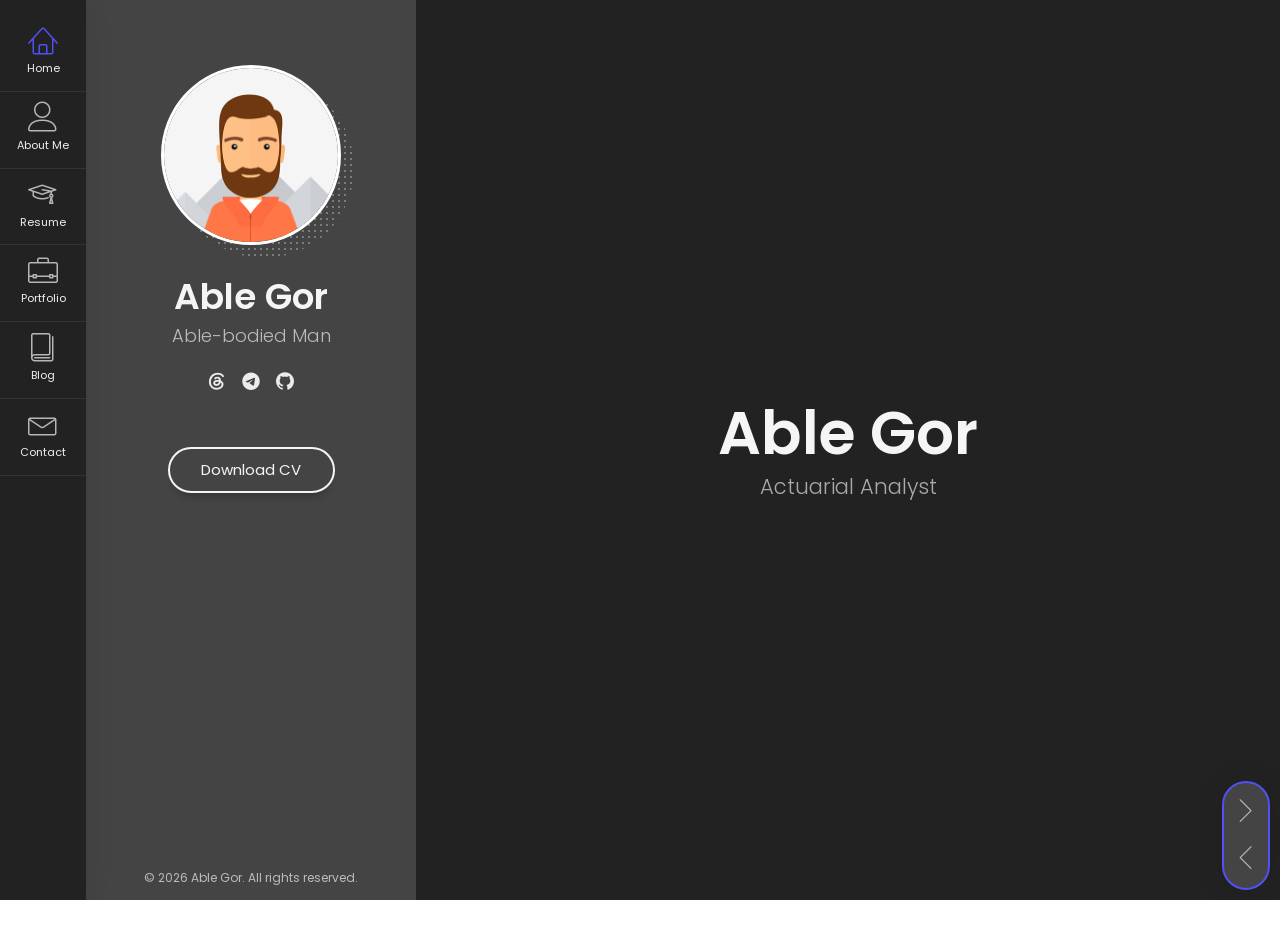
<file: index.html>
<!DOCTYPE html>
<html lang="en" class="no-js">
  <head>
    <meta charset="UTF-8" />
    <meta http-equiv="X-UA-Compatible" content="IE=edge"> 
    <title>Able Gor — An Able-bodied Man's Toolbox</title>
    <meta name="author" content="Able Gor" />
    <meta name="viewport" content="width=device-width, initial-scale=1, maximum-scale=1" />
    <meta name="description" content="Able Gor — LEGO models, gadgets and jigsaw puzzles, plus the financial models and code behind them. Based in Macau." />
    <meta name="keywords" content="Able Gor, Macau, LEGO models, gadgets, jigsaw puzzles, financial models, code" />
    <link rel="icon" type="image/png" sizes="32x32" href="favicon-32x32.png">
    <link rel="icon" type="image/png" sizes="16x16" href="favicon-16x16.png">
    <link rel="shortcut icon" href="favicon.ico">
    <link rel="apple-touch-icon" sizes="180x180" href="apple-touch-icon.png">
    <link rel="manifest" href="site.webmanifest">


    <link rel="stylesheet" href="css/reset.css?v=20261012.64" type="text/css">
    <link rel="stylesheet" href="css/bootstrap-grid.min.css?v=20261012.64" type="text/css">
    <link rel="stylesheet" href="css/animations.css?v=20261012.64" type="text/css">
    <link rel="stylesheet" href="css/perfect-scrollbar.css?v=20261012.64" type="text/css">
    <link rel="stylesheet" href="css/magnific-popup.css?v=20261012.64" type="text/css">
    <link rel="stylesheet" href="css/main.css?v=20261012.64" type="text/css">
  </head>

  <body>
    <!-- Animated Background -->
    <div class="lm-animated-bg" style="background-image: url(img/main_bg.png);"></div>
    <!-- /Animated Background -->

    <!-- Loading animation -->
    <div class="preloader">
      <div class="preloader-animation">
        <div class="preloader-spinner">
        </div>
      </div>
    </div>
    <!-- /Loading animation -->

    <div class="page">
      <div class="page-content">

          <header id="site_header" class="header mobile-menu-hide">
            <div class="header-content">
              <div class="header-photo">
                <img src="img/main_photo.jpg" alt="Able Gor">
              </div>
              <div class="header-titles">
                <h2>Able Gor</h2>
                <h4>Able-bodied Man</h4>
              </div>
            </div>

            <ul class="main-menu">
              <li class="active">
                <a href="#home" data-animation="10" class="nav-anim">
                  <span class="menu-icon lnr lnr-home"></span>
                  <span class="link-text">Home</span>
                </a>
              </li>
              <li>
                <a href="#about-me" data-animation="10" class="nav-anim">
                  <span class="menu-icon lnr lnr-user"></span>
                  <span class="link-text">About Me</span>
                </a>
              </li>
              <li>
                <a href="#resume" data-animation="10" class="nav-anim">
                  <span class="menu-icon lnr lnr-graduation-hat"></span>
                  <span class="link-text">Resume</span>
                </a>
              </li>
              <li>
                <a href="#portfolio" data-animation="10" class="nav-anim">
                  <span class="menu-icon lnr lnr-briefcase"></span>
                  <span class="link-text">Portfolio</span>
                </a>
              </li>
              <li>
                <a href="#blog" data-animation="10" class="nav-anim">
                  <span class="menu-icon lnr lnr-book"></span>
                  <span class="link-text">Blog</span>
                </a>
              </li>
              <li>
                <a href="#contact" data-animation="10" class="nav-anim">
                  <span class="menu-icon lnr lnr-envelope"></span>
                  <span class="link-text">Contact</span>
                </a>
              </li>
            </ul>

            <div class="social-links">
              <ul>
                <li>
                  <a href="https://www.threads.com/@able_to_musical" target="_blank" rel="noopener noreferrer" title="Threads" aria-label="Threads">
                    <i class="fa-brands fa-threads"></i>
                  </a>
                </li>
                <li>
                  <a href="https://t.me/able_to_musical" target="_blank" rel="noopener noreferrer" title="Telegram" aria-label="Telegram">
                    <i class="fa-brands fa-telegram"></i>
                  </a>
                </li>
                <li>
                  <a href="https://github.com/able-bodied-man" target="_blank" rel="noopener noreferrer" title="GitHub" aria-label="GitHub">
                    <i class="fa-brands fa-github"></i>
                  </a>
                </li>
              </ul>
            </div>

            <div class="header-buttons">
              <a href="#" target="_blank" class="btn btn-primary">Download CV</a>
            </div>

            <div class="copyrights">© 2026 Able Gor. All rights reserved.</div>
          </header>

          <!-- Mobile Navigation -->
          <div class="menu-toggle">
            <span></span>
            <span></span>
            <span></span>
          </div>
          <!-- End Mobile Navigation -->

          <!-- Arrows Nav -->
          <div class="lmpixels-arrows-nav">
            <div class="lmpixels-arrow-right"><i class="lnr lnr-chevron-right"></i></div>
            <div class="lmpixels-arrow-left"><i class="lnr lnr-chevron-left"></i></div>
          </div>
          <!-- End Arrows Nav -->

          <div class="content-area">
            <div class="animated-sections">
              <!-- Home Subpage -->
              <section data-id="home" class="animated-section start-page ps">
                <div class="section-content vcentered">

                    <div class="row">
                      <div class="col-sm-12 col-md-12 col-lg-12">
                        <div class="title-block">
                          <h2>Able Gor</h2>
                          <div class="text-rotation">
                            <div class="item">
                              <div class="sp-subtitle">Actuarial Analyst</div>
                            </div>
                            <div class="item">
                              <div class="sp-subtitle">Financial Modeller</div>
                            </div>
                            <div class="item">
                              <div class="sp-subtitle">Proprietary Trader</div>
                            </div>
                            <div class="item">
                              <div class="sp-subtitle">Quant Developer</div>
                            </div>
                            <div class="item">
                              <div class="sp-subtitle">Scientific Communicator</div>
                            </div>
                          </div>
                        </div>
                      </div>
                    </div>

                </div>
              </section>
              <!-- End of Home Subpage -->

              <!-- About Me Subpage -->
              <section data-id="about-me" class="animated-section ps">
                <div class="section-content">
                  <div class="page-title">
                    <h2>About <span>Me</span></h2>
                  </div>

                  <!-- Personal Information -->
                  <div class="row">
                    <div class="col-xs-12 col-sm-7">
                      <p>I'm Able, based in Macau. I build LEGO models and gadgets, write the code they run on, and put jigsaw puzzles together — then take them apart and start again. Away from the desk: eating, diving, in a theatre seat, or tinkering in a terminal.</p>
                    </div>

                    <div class="col-xs-12 col-sm-5">
                      <div class="info-list">
                        <ul>
                          <li>
                            <span class="title">Age</span>
                            <span class="value">37</span>
                          </li>
                          <li>
                            <span class="title">Residence</span>
                            <span class="value">Macau SAR</span>
                          </li>
                          <li>
                            <span class="title">Address</span>
                            <span class="value">Ruins of Saint Paul's</span>
                          </li>

                          <li>
                            <span class="title">e-mail</span>
                            <span class="value">able_bodied_man [at] outlook.com</span>
                          </li>
                        </ul>
                      </div>
                    </div>
                  </div>
                  <!-- End of Personal Information -->

                  <div class="white-space-50"></div>

                  <!-- Services -->
                  <div class="row">
                    <div class="col-xs-12 col-sm-12">
                      <div class="block-title">
                        <h3>What <span>I Do</span></h3>
                      </div>
                    </div>
                  </div>

                  <div class="row">
                    <div class="col-xs-12 col-sm-6">
                      <div class="col-inner">
                        <div class="info-list-w-icon">
                          <div class="info-block-w-icon">
                            <div class="ci-icon">
                              <i class="lnr lnr-dinner"></i>
                            </div>
                            <div class="ci-text">
                              <h4>Foodie</h4>
                              <p>One good plate at a time — always planning the next meal, and keeping a list of the places worth going back to.</p>
                            </div>
                          </div>
                          <div class="info-block-w-icon">
                            <div class="ci-icon">
                              <i class="lnr lnr-drop"></i>
                            </div><div class="ci-text">
                              <h4>Diver</h4>
                              <p>Happiest below the surface — the logbook keeps getting longer, and the next trip is always half-planned.</p>
                            </div>
                          </div>
                        </div>
                      </div>
                    </div>

                    <div class="col-xs-12 col-sm-6">
                      <div class="col-inner">
                        <div class="info-list-w-icon">
                          <div class="info-block-w-icon">
                            <div class="ci-icon">
                              <i class="lnr lnr-music-note"></i>
                            </div>
                            <div class="ci-text">
                              <h4>Musicals</h4>
                              <p>Cast recordings on repeat — there's always another show to book, and the songs stay in the rotation long after the curtain.</p>
                            </div>
                          </div>
                          <div class="info-block-w-icon">
                            <div class="ci-icon">
                              <i class="lnr lnr-bug"></i>
                            </div><div class="ci-text">
                              <h4>Geek</h4>
                              <p>LEGO, gadgets and jigsaw puzzles — if a step repeats, it gets scripted, and nothing is ever quite finished.</p>
                            </div>
                          </div>
                        </div>
                      </div>
                    </div>
                  </div>
                  <!-- End of Services -->

                  <div class="white-space-30"></div>

                  <!-- Testimonials -->
                  <div class="row">
                    <div class="col-xs-12 col-sm-12">
                      <div class="block-title">
                        <h3>My <span>Mottos</span></h3>
                      </div>
                    </div>
                  </div>

                  <div class="row">
                    <div class="col-xs-12 col-sm-12">
                      <div class="testimonials">
                        <!-- Testimonial 1 -->
                        <div class="testimonial">
                          <div class="img">
                            <img src="img/testimonials/testimonial-1.jpg?v=20261012.64" alt="僧眾">
                          </div>
                          <div class="text">
                            <p>Cittavarana paragate parasamgate<br>Sarva duhkha sarupam<br>Paragate bodhi svaha</p>
                          </div>

                          <div class="author-info">
                            <h4 class="author">僧眾</h4>
                            <h5 class="company">《撒一場白米》<br>大狀王</h5>
                            <div class="icon">
                              <i class="fa-solid fa-quote-right"></i>
                            </div>
                          </div>
                        </div>
                        <!-- End of Testimonial 1 -->

                        <!-- Testimonial 2 -->
                        <div class="testimonial">
                          <div class="img">
                            <img src="img/testimonials/testimonial-2.jpg?v=20261012.65" alt="宋國珍">
                          </div>
                          <div class="text">
                            <p>嘿　奇怪餒　宋國珍<br>明明沒有父　也沒有母<br>怎麼常常還是有人喜歡問候你的父母<br>反正我是老爸　我是老媽<br>我就是阮家的靠山</p>
                          </div>

                          <div class="author-info">
                            <h4 class="author">宋國珍</h4>
                            <h5 class="company">《嘿！嘸人愛的西寮東興里387號老公主宋國珍》<br>勸世三姊妹</h5>
                            <div class="icon">
                              <i class="fa-solid fa-quote-right"></i>
                            </div>
                          </div>
                        </div>
                        <!-- End of Testimonial 2 -->

                        <!-- Testimonial 3 -->
                        <div class="testimonial">
                          <div class="img">
                            <img src="img/testimonials/testimonial-3.jpg?v=20261012.73" alt="Alexander Hamilton">
                          </div>
                          <div class="text">
                            <p>Legacy.<br>What is a legacy?<br>It's planting seeds in a garden you never get to see.</p>
                          </div>

                          <div class="author-info">
                            <h4 class="author">Alexander Hamilton</h4>
                            <h5 class="company">"The World Was Wide Enough"<br>Hamilton</h5>
                            <div class="icon">
                              <i class="fa-solid fa-quote-right"></i>
                            </div>
                          </div>
                        </div>
                        <!-- End of Testimonial 3 -->

<!-- Testimonial 4 -->
                        <div class="testimonial">
                          <div class="img">
                            <img src="img/testimonials/testimonial-4.jpg?v=20261012.79" alt="Éponine Thénardier">
                          </div>
                          <div class="text">
                            <p>I love him, but when the night is over<br>He is gone, the river's just a river<br>Without him, the world around me changes<br>The trees are bare and everywhere<br>The streets are full of strangers</p>
                          </div>

                          <div class="author-info">
                            <h4 class="author">Éponine Thénardier</h4>
                            <h5 class="company">"On My Own"<br>Les Misérables</h5>
                            <div class="icon">
                              <i class="fa-solid fa-quote-right"></i>
                            </div>
                          </div>
                        </div>
                        <!-- End of Testimonial 4 -->

                                                <!-- Testimonial 5 -->
                        <div class="testimonial">
                          <div class="img">
                            <img src="img/testimonials/testimonial-5.jpg" alt="Kaiserin Elisabeth von Österreich">
                          </div>
                          <div class="text">
                            <p>Ich weinte, ich lachte<br>War mutlos und hoffte neu<br>Doch was ich auch machte<br>Mir selbst blieb ich immer treu</p>
                          </div>

                          <div class="author-info">
                            <h4 class="author">Kaiserin Elisabeth von Österreich</h4>
                            <h5 class="company">"Der Schleier fällt"<br>Elisabeth</h5>
                            <div class="icon">
                              <i class="fa-solid fa-quote-right"></i>
                            </div>
                          </div>
                        </div>
                        <!-- End of Testimonial 5 -->
                      </div>
                    </div>
                  </div>
                  <!-- End of Testimonials -->

                  <div class="white-space-50"></div>

                  <!-- Clients -->
                  <div class="row">
                    <div class="col-xs-12 col-sm-12">
                      <div class="block-title">
                        <h3>My <span>Lifeline</span></h3>
                      </div>
                    </div>
                  </div>

                  <div class="row">
                    <div class="col-xs-12 col-sm-12">
                      <div class="clients">
                        
                        <div class="client-block">
                          <a href="#" target="_blank" title="Logo">
                            <img src="img/clients/sponsor-7-eleven.png?v=20261012.64" alt="7 eleven">
                          </a>
                        </div>

                        <div class="client-block">
                          <a href="#" target="_blank" title="Logo">
                            <img src="img/clients/sponsor-circle-k.png?v=20261012.64" alt="circle k">
                          </a>
                        </div>

                        <div class="client-block">
                          <a href="#" target="_blank" title="Logo">
                            <img src="img/clients/sponsor-ikea.png?v=20261012.64" alt="ikea">
                          </a>
                        </div>

                        <div class="client-block">
                          <a href="#" target="_blank" title="Logo">
                            <img src="img/clients/sponsor-muji.png?v=20261012.64" alt="muji">
                          </a>
                        </div>

                        <div class="client-block">
                          <a href="#" target="_blank" title="Logo">
                            <img src="img/clients/sponsor-uniqlo.png?v=20261012.64" alt="uniqlo">
                          </a>
                        </div>

                        <div class="client-block">
                          <a href="#" target="_blank" title="Logo">
                            <img src="img/clients/sponsor-apple.png?v=20261012.64" alt="apple">
                          </a>
                        </div>

                        <div class="client-block">
                          <a href="#" target="_blank" title="Logo">
                            <img src="img/clients/sponsor-nvidia.png?v=20261012.64" alt="nvidia">
                          </a>
                        </div>

                        <div class="client-block">
                          <a href="#" target="_blank" title="Logo">
                            <img src="img/clients/sponsor-garmin.png?v=20261012.64" alt="garmin">
                          </a>
                        </div>


                        <div class="client-block">
                          <a href="#" target="_blank" title="Logo">
                            <img src="img/clients/sponsor-oppo.png?v=20261012.64" alt="oppo">
                          </a>
                        </div>

                        <div class="client-block">
                          <a href="#" target="_blank" title="Logo">
                            <img src="img/clients/sponsor-debian.png?v=20261012.64" alt="debian">
                          </a>
                        </div>

                        <div class="client-block">
                          <a href="#" target="_blank" title="Logo">
                            <img src="img/clients/sponsor-hermes-agent.png?v=20261012.64" alt="hermes agent">
                          </a>
                        </div>
  
                      </div>
                    </div>
                  </div>
                  <!-- End of Clients -->

                  <div class="white-space-50"></div>

                  <!-- Pricing -->
                  <div class="row">
                    <div class="col-xs-12 col-sm-12">

                      <div class="block-title">
                        <h3>Pricing</h3>
                      </div>
                    </div>
                  </div>

                  <div class="row">
                    <div class=" col-xs-12 col-sm-12 ">
                      <div class="fw-pricing clearfix row">
                        
                        <div class="fw-package-wrap col-md-4 ">
                          <div class="fw-package">
                            <div class="fw-heading-row">
                              <span>iAble 37 Pro</span>
                            </div>
                            
                            <div class="fw-pricing-row">
                              <span>$131,072</span>
                              <small>per month</small>
                            </div>
                            
                            <div class="fw-button-row">
                              <a href="#" target="_self" class="btn btn-secondary">Free Trial</a>
                            </div>

                            <div class="fw-default-row">Weight = 70 kg</div>
                            <div class="fw-default-row">Height = 175 cm</div>
                            <div class="fw-default-row">BMI = 22.9</div>
                          </div>
                        </div>
     
                        <div class="fw-package-wrap col-md-4 highlight-col ">
                          <div class="fw-package">
                            <div class="fw-heading-row">
                              <span>iAble 37 <span class="tier-word">Max</span></span>
                            </div>
                            
                            <div class="fw-pricing-row">
                              <span>$65,536</span>
                              <small>per month</small>
                            </div>

                            <div class="fw-button-row">
                              <a href="#" target="_self" class="btn btn-primary">Free Trial</a>
                            </div>
                            
                            <div class="fw-default-row">Weight = 100 kg</div>
                            <div class="fw-default-row">Height = 175 cm</div>
                            <div class="fw-default-row">BMI = 32.7</div>

                            <div class="fw-button-row under-list">
                              <a href="#" target="_self" class="btn btn-secondary btn-inverse">BEST VALUE</a>
                            </div>                          </div>
                        </div>

                        <div class="fw-package-wrap col-md-4 able-ultra ">
                          <div class="fw-package">
                            <div class="fw-ribbon"><span>Best Seller</span></div>
                            <div class="fw-heading-row">
                              <span>iAble 37 <span class="tier-word">Ultra</span></span>
                            </div>
                            
                            <div class="fw-pricing-row">
                              <span>$32,768</span>
                              <small>per month</small>
                            </div>
                            
                            <div class="fw-button-row">
                              <a href="#" target="_self" class="btn btn-secondary">Free Trial</a>
                            </div>

                            <div class="fw-default-row">Weight = 130 kg</div>
                            <div class="fw-default-row">Height = 175 cm</div>
                            <div class="fw-default-row">BMI = 42.4</div>
                          </div>
                        </div>

                      </div>
                    </div>
                  </div>
                  <!-- End of Pricing -->

                  <div class="white-space-50"></div>

                  <!-- Fun Facts -->
                  <div class="row">
                    <div class="col-xs-12 col-sm-12">

                      <div class="block-title">
                        <h3>Fun <span>Facts</span></h3>
                      </div>
                    </div>
                  </div>

                  <div class="row">
                    <div class="col-xs-12 col-sm-4">
                      <div class="fun-fact gray-default">
                        <i class="lnr lnr-heart"></i>
                        <h4>Happy Clients</h4>
                        <span class="fun-fact-block-value">578</span>
                        <span class="fun-fact-block-text"></span>
                      </div>
                    </div>

                    <div class="col-xs-12 col-sm-4">
                      <div class="fun-fact gray-default">
                        <i class="lnr lnr-clock"></i>
                        <h4>Working Hours</h4>
                        <span class="fun-fact-block-value">4,780</span>
                        <span class="fun-fact-block-text"></span>
                      </div>
                    </div>

                    <div class="col-xs-12 col-sm-4 ">
                      <div class="fun-fact gray-default">
                        <i class="lnr lnr-star"></i>
                        <h4>Awards Won</h4>
                        <span class="fun-fact-block-value">15</span>
                        <span class="fun-fact-block-text"></span>
                      </div>
                    </div>
                  </div>
                  <!-- End of Fun Facts -->

                </div>
              </section>
              <!-- End of About Me Subpage -->

              <!-- Resume Subpage -->
              <section data-id="resume" class="animated-section ps">
                <div class="section-content">  
                  <div class="page-title">
                    <h2>Resume</h2>
                  </div>

                  <div class="row">
                    <div class="col-xs-12 col-sm-7">

                      <div class="block-title">
                        <h3>Education</h3>
                      </div>
                      
                      <div class="timeline timeline-second-style clearfix">
                        <div class="timeline-item clearfix">
                          <div class="left-part">
                            <h5 class="item-period">2008</h5>
                            <span class="item-company">University of Studies</span>
                          </div>
                          <div class="divider"></div>
                          <div class="right-part">
                            <h4 class="item-title">Frontend Development</h4>
                            <p>Maecenas finibus nec sem ut imperdiet. Ut tincidunt est ac dolor aliquam sodales. Phasellus sed mauris hendrerit, laoreet sem in, lobortis ante.</p>
                          </div>
                        </div>

                        <div class="timeline-item clearfix">
                          <div class="left-part">
                            <h5 class="item-period">2007</h5>
                            <span class="item-company">University of Studies</span>
                          </div>
                          <div class="divider"></div>
                          <div class="right-part">
                            <h4 class="item-title">Graphic Design</h4>
                            <p>Aliquam tincidunt malesuada tortor vitae iaculis. In eu turpis iaculis, feugiat risus quis, aliquet urna. Quisque fringilla mollis risus, eu pulvinar dolor.</p>
                          </div>
                        </div>
                      </div>

                      <div class="white-space-50"></div>

                      <div class="block-title">
                        <h3>Experience</h3>
                      </div>

                      <div class="timeline timeline-second-style clearfix">
                        <div class="timeline-item clearfix">
                          <div class="left-part">
                            <h5 class="item-period">2016 - Current</h5>
                            <span class="item-company">Google</span>
                          </div>
                          <div class="divider"></div>
                          <div class="right-part">
                            <h4 class="item-title">Lead Ui/Ux Designer</h4>
                            <p>Praesent dignissim sollicitudin justo, sed elementum quam lacinia quis. Phasellus eleifend tristique posuere. Sed vitae dui nec magna.</p>
                          </div>
                        </div>

                        <div class="timeline-item clearfix">
                          <div class="left-part">
                            <h5 class="item-period">2013 - 2016</h5>
                            <span class="item-company">Adobe</span>
                          </div>
                          <div class="divider"></div>
                          <div class="right-part">
                            <h4 class="item-title">Senior Ui/Ux Designer</h4>
                            <p>Maecenas tempus faucibus rutrum. Duis eu aliquam urna. Proin vitae nulla tristique, ornare felis id, congue libero. Nam volutpat euismod quam.</p>
                          </div>
                        </div>
                        
                        <div class="timeline-item clearfix">
                          <div class="left-part">
                            <h5 class="item-period">2011 - 2013</h5>
                            <span class="item-company">Google</span>
                          </div>
                          <div class="divider"></div>
                          <div class="right-part">
                            <h4 class="item-title">Junior Ui/Ux Designer</h4>
                            <p>Duis mollis nunc quis quam viverra venenatis. Nulla nulla arcu, congue vitae nunc ac, sodales ultricies diam. Nullam justo leo, tincidunt sit amet.</p>
                          </div>
                        </div>
                      </div>

                    </div>

                    <!-- Skills & Certificates -->
                    <div class="col-xs-12 col-sm-5">
                      <!-- Design Skills -->
                      <div class="block-title">
                        <h3>Design <span>Skills</span></h3>
                      </div>

                      <div class="skills-info skills-second-style">
                        <!-- Skill 1 -->
                        <div class="skill clearfix">
                          <h4>Web Design</h4>
                          <div class="skill-value">95%</div>
                        </div>
                        <div class="skill-container skill-1">
                          <div class="skill-percentage"></div>
                        </div>
                        <!-- End of Skill 1 -->
                        
                        <!-- Skill 2 -->
                        <div class="skill clearfix">
                          <h4>Print Design</h4>
                          <div class="skill-value">65%</div>
                        </div>
                        <div class="skill-container skill-2">
                          <div class="skill-percentage"></div>
                        </div>
                        <!-- End of Skill 2 -->
                        
                        <!-- Skill 3 -->
                        <div class="skill clearfix">
                          <h4>Logo Design</h4>
                          <div class="skill-value">80%</div>
                        </div>
                        <div class="skill-container skill-3">
                          <div class="skill-percentage"></div>
                        </div>
                        <!-- End of Skill 3 -->
                        
                        <!-- Skill 4 -->
                        <div class="skill clearfix">
                          <h4>Graphic Design</h4>
                          <div class="skill-value">90%</div>
                        </div>
                        <div class="skill-container skill-4">
                          <div class="skill-percentage"></div>
                        </div>
                        <!-- End of Skill 4 -->

                      </div>
                      <!-- End of Design Skills -->

                      <div class="white-space-10"></div>

                      <!-- Coding Skills -->
                      <div class="block-title">
                        <h3>Coding <span>Skills</span></h3>
                      </div>

                      <div class="skills-info skills-second-style">
                        <!-- Skill 5 -->
                        <div class="skill clearfix">
                          <h4>JavaScript</h4>
                          <div class="skill-value">95%</div>
                        </div>
                        <div class="skill-container skill-5">
                          <div class="skill-percentage"></div>
                        </div>
                        <!-- End of Skill 5 -->

                        <!-- Skill 6 -->
                        <div class="skill clearfix">
                          <h4>PHP</h4>
                          <div class="skill-value">85%</div>
                        </div>
                        <div class="skill-container skill-6">
                          <div class="skill-percentage"></div>
                        </div>
                        <!-- End of Skill 6 -->
                        
                        <!-- Skill 7 -->
                        <div class="skill clearfix">
                          <h4>HTML/CSS</h4>
                          <div class="skill-value">100%</div>
                        </div>
                        <div class="skill-container skill-7">
                          <div class="skill-percentage"></div>
                        </div>
                        <!-- End of Skill 7 -->
                        
                        <!-- Skill 8 -->
                        <div class="skill clearfix">
                          <h4>Smarty/Twig</h4>
                          <div class="skill-value">75%</div>
                        </div>
                        <div class="skill-container skill-8">
                          <div class="skill-percentage"></div>
                        </div>
                        <!-- End of Skill 8 -->

                        <!-- Skill 9 -->
                        <div class="skill clearfix">
                          <h4>Perl</h4>
                          <div class="skill-value">90%</div>
                        </div>
                        <div class="skill-container skill-9">
                          <div class="skill-percentage"></div>
                        </div>
                        <!-- End of Skill 9 -->
                      </div>
                      <!-- End of Coding Skills -->

                      <div class="white-space-10"></div>

                      <!-- Knowledges -->
                      <div class="block-title">
                        <h3>Knowledges</h3>
                      </div>

                      <ul class="knowledges">
                        <li>Marketing</li>
                        <li>Print</li>
                        <li>Digital Design</li>
                        <li>Social Media</li>
                        <li>Time Management</li>
                        <li>Communication</li>
                        <li>Problem-Solving</li>
                        <li>Social Networking</li>
                        <li>Flexibility</li>
                      </ul>
                      <!-- End of Knowledges -->
                    </div>
                    <!-- End of Skills & Certificates -->
                  </div>

                  <div class="white-space-50"></div>

                  <!-- Certificates -->
                  <div class="row">
                    <div class="col-xs-12 col-sm-12">
                      <div class="block-title">
                        <h3>Certificates</h3>
                      </div>
                    </div>
                  </div>
                  
                  <div class="row">
                    <!-- Certificate 1 -->
                    <div class="col-xs-12 col-sm-6">
                      <div class="certificate-item clearfix">
                        <div class="certi-logo">
                          <img src="img/clients/client-1.png" alt="logo">
                        </div>
                        
                        <div class="certi-content">
                          <div class="certi-title">
                            <h4>Psyhology of Intertnation Design</h4>
                          </div>
                          <div class="certi-id">
                            <span>Membership ID: XXXX</span>
                          </div>
                          <div class="certi-date">
                            <span>19 April 2018</span>
                          </div>
                          <div class="certi-company">
                            <span></span>
                          </div>
                        </div>
                      </div>
                    </div>
                    <!-- End of Certificate 1 -->

                    <!-- Certificate 2 -->
                    <div class="col-xs-12 col-sm-6">
                      <div class="certificate-item clearfix">
                        <div class="certi-logo">
                          <img src="img/clients/client-1.png" alt="logo">
                        </div>
                        
                        <div class="certi-content">
                          <div class="certi-title">
                            <h4>Psyhology of Intertnation Design</h4>
                          </div>
                          <div class="certi-id">
                            <span>Membership ID: XXXX</span>
                          </div>
                          <div class="certi-date">
                            <span>19 April 2018</span>
                          </div>
                          <div class="certi-company">
                            <span></span>
                          </div>
                        </div>
                      </div>
                    </div>
                    <!-- End of Certificate 2 -->

                  </div>
                  <!-- End of Certificates -->
                </div>
              </section>
              <!-- End of Resume Subpage -->

              <!-- Portfolio Subpage -->
              <section data-id="portfolio" class="animated-section ps">
                <div class="section-content">  
                  <div class="page-title">
                    <h2>Portfolio</h2>
                  </div>

                  <div class="row">
                    <div class="col-xs-12 col-sm-12">
                      <!-- Portfolio Content -->
                      <div class="portfolio-content">

                        <ul class="portfolio-filters">
                          <li class="active">
                            <a class="filter btn btn-sm btn-link" data-group="category_all">All</a>
                          </li>
                          <li>
                            <a class="filter btn btn-sm btn-link" data-group="category_detailed">Detailed</a>
                          </li>
                          <li>
                            <a class="filter btn btn-sm btn-link" data-group="category_mockups">Mockups</a>
                          </li>
                          <li>
                            <a class="filter btn btn-sm btn-link" data-group="category_soundcloud">SoundCloud</a>
                          </li>
                          <li>
                            <a class="filter btn btn-sm btn-link" data-group="category_vimeo-videos">Vimeo Videos</a>
                          </li>
                          <li>
                            <a class="filter btn btn-sm btn-link" data-group="category_youtube-videos">YouTube Videos</a>
                          </li>
                        </ul>

                        <!-- Portfolio Grid -->
                        <div class="portfolio-grid three-columns">
                          
                          <figure class="item lbaudio" data-groups='["category_all", "category_soundcloud"]'>
                            <div class="portfolio-item-img">
                              <img src="img/portfolio/1.jpg" alt="SoundCloud Audio" title="" />
                              <a href="https://w.soundcloud.com/player/?url=https%3A//api.soundcloud.com/tracks/221650664&#038;color=%23ff5500&#038;auto_play=false&#038;hide_related=false&#038;show_comments=true&#038;show_user=true&#038;show_reposts=false&#038;show_teaser=true&#038;visual=true" class="lightbox mfp-iframe" title="SoundCloud Audio"></a>
                            </div>

                            <i class="fa-solid fa-volume-up"></i>
                            <h4 class="name">SoundCloud Audio</h4>
                            <span class="category">SoundCloud</span>
                          </figure>

                          <figure class="item standard" data-groups='["category_all", "category_detailed"]'>
                            <div class="portfolio-item-img">
                              <img src="img/portfolio/2.jpg" alt="Media Project 2" title="" />
                              <a href="portfolio-1.html" class="ajax-page-load"></a>
                            </div>

                            <i class="fa-regular fa-file-alt"></i>
                            <h4 class="name">Detailed Project 2</h4>
                            <span class="category">Detailed</span>
                          </figure>

                          <figure class="item lbvideo" data-groups='["category_all", "category_vimeo-videos"]'>
                            <div class="portfolio-item-img">
                              <img src="img/portfolio/3.jpg" alt="Vimeo Video 1" title="" />
                              <a href="https://player.vimeo.com/video/158284739" class="lightbox mfp-iframe" title="Vimeo Video 1"></a>
                            </div>

                            <i class="fa-solid fa-video"></i>
                            <h4 class="name">Vimeo Video 1</h4>
                            <span class="category">Vimeo Videos</span>
                          </figure>

                          <figure class="item standard" data-groups='["category_all", "category_detailed"]'>
                            <div class="portfolio-item-img">
                              <img src="img/portfolio/4.jpg" alt="Media Project 1" title="" />
                              <a href="portfolio-1.html" class="ajax-page-load"></a>
                            </div>

                            <i class="fa-regular fa-file-alt"></i>
                            <h4 class="name">Detailed Project 1</h4>
                            <span class="category">Detailed</span>
                          </figure>

                          <figure class="item lbimage" data-groups='["category_all", "category_mockups"]'>
                            <div class="portfolio-item-img">
                              <img src="img/portfolio/5.jpg" alt="Mockup Design 1" title="" />
                              <a class="lightbox" title="Mockup Design 1" href="img/portfolio/full/5.jpg"></a>
                            </div>

                            <i class="fa-regular fa-image"></i>
                            <h4 class="name">Mockup Design 1</h4>
                            <span class="category">Mockups</span>
                          </figure>

                          <figure class="item lbvideo" data-groups='["category_all", "category_youtube-videos"]'>
                            <div class="portfolio-item-img">
                              <img src="img/portfolio/6.jpg" alt="YouTube Video 1" title="" />
                              <a href="https://www.youtube.com/embed/bg0gv2YpIok" class="lightbox mfp-iframe" title="YouTube Video 1"></a>
                            </div>

                            <i class="fa-solid fa-video"></i>
                            <h4 class="name">YouTube Video 1</h4>
                            <span class="category">YouTube Videos</span>
                          </figure>
                        </div>
                      </div>
                      <!-- End of Portfolio Content -->
                    </div>
                  </div>
                </div>
              </section>
              <!-- End of Portfolio Subpage -->

              <!-- Blog Subpage -->
              <section data-id="blog" class="animated-section ps">
                <div class="section-content">  
                  <div class="page-title">
                    <h2>Blog</h2>
                  </div>

                  <div class="row">
                    <div class="col-xs-12 col-sm-12">
                      <div class="blog-masonry two-columns clearfix">
                        
                        <!-- Blog Post 1 -->
                        <div class="item post-1">
                          <div class="blog-card">
                            <div class="media-block">
                              <div class="category">
                                <a href="#" title="View all posts in Design">Design</a>
                              </div>
                              <a href="blog-post-1.html">
                                <img src="img/blog/blog_post_1.jpg" class="size-blog-masonry-image-two-c" alt="Why I Switched to Sketch For UI Design" title="" />
                                <div class="mask"></div>
                              </a>
                            </div>
                            <div class="post-info">
                              <div class="post-date">05 Mar 2020</div>
                              <a href="blog-post-1.html">
                                <h4 class="blog-item-title">Why I Switched to Sketch For UI Design</h4>
                              </a>
                            </div>
                          </div>
                        </div>
                        <!-- End of Blog Post 1 -->

                        <!-- Blog Post 2 -->
                        <div class="item post-2">
                          <div class="blog-card">
                            <div class="media-block">
                              <div class="category">
                                <a href="#" title="View all posts in UI">UI</a>
                              </div>
                              <a href="blog-post-1.html">
                                <img src="img/blog/blog_post_2.jpg" class="size-blog-masonry-image-two-c" alt="Best Practices for Animated Progress Indicators" title="" />
                                <div class="mask"></div>
                              </a>
                            </div>
                            <div class="post-info">
                              <div class="post-date">23 Feb 2020</div>
                              <a href="blog-post-1.html">
                                <h4 class="blog-item-title">Best Practices for Animated Progress Indicators</h4>
                              </a>
                            </div>
                          </div>
                        </div>
                        <!-- End of Blog Post 2 -->

                        <!-- Blog Post 3 -->
                        <div class="item post-1">
                          <div class="blog-card">
                            <div class="media-block">
                              <div class="category">
                                <a href="#" title="View all posts in Design">Design</a>
                              </div>
                              <a href="blog-post-1.html">
                                <img src="img/blog/blog_post_3.jpg" class="size-blog-masonry-image-two-c" alt="Designing the Perfect Feature Comparison Table" title="" />
                                <div class="mask"></div>
                              </a>
                            </div>
                            <div class="post-info">
                              <div class="post-date">06 Feb 2020</div>
                              <a href="blog-post-1.html">
                                <h4 class="blog-item-title">Designing the Perfect Feature Comparison Table</h4>
                              </a>
                            </div>
                          </div>
                        </div>
                        <!-- End of Blog Post 3 -->

                        <!-- Blog Post 4 -->
                        <div class="item post-2">
                          <div class="blog-card">
                            <div class="media-block">
                              <div class="category">
                                <a href="#" title="View all posts in E-Commerce">UI</a>
                              </div>
                              <a href="blog-post-1.html">
                                <img src="img/blog/blog_post_4.jpg" class="size-blog-masonry-image-two-c" alt="An Overview of E-Commerce Platforms" title="" />
                                <div class="mask"></div>
                              </a>
                            </div>
                            <div class="post-info">
                              <div class="post-date">07 Jan 2020</div>
                              <a href="blog-post-1.html">
                                <h4 class="blog-item-title">An Overview of E-Commerce Platforms</h4>
                              </a>
                            </div>
                          </div>
                        </div>
                        <!-- End of Blog Post 4 -->
                      </div>
                    </div>
                  </div>
                </div>


              </section>
              <!-- End of Blog Subpage -->

              <!-- Contact Subpage -->
              <section data-id="contact" class="animated-section ps">
                <div class="section-content">  
                  <div class="page-title">
                    <h2>Contact</h2>
                  </div>

                  <div class="row">
                    <!-- Contact Info -->
                    <div class="col-xs-12 col-sm-4">
                      <div class="lm-info-block gray-default">
                        <i class="lnr lnr-map-marker"></i>
                        <h4>Macau SAR</h4>
                        <span class="lm-info-block-value"></span>
                        <span class="lm-info-block-text"></span>
                      </div>

                      <div class="lm-info-block gray-default">
                        <i class="lnr lnr-clock"></i>
                        <h4>UTC +8</h4>
                        <span class="lm-info-block-value"></span>
                        <span class="lm-info-block-text"></span>
                      </div>

                      <div class="lm-info-block gray-default">
                        <i class="lnr lnr-envelope"></i>
                        <h4>able_bodied_man<br>[at] outlook.com</h4>
                        <span class="lm-info-block-value"></span>
                        <span class="lm-info-block-text"></span>
                      </div>

                      <div class="lm-info-block gray-default">
                        <i class="lnr lnr-checkmark-circle"></i>
                        <h4>Freelance Available</h4>
                        <span class="lm-info-block-value"></span>
                        <span class="lm-info-block-text"></span>
                      </div>


                    </div>
                    <!-- End of Contact Info -->

                    <!-- Contact Form -->
                    <div class="col-xs-12 col-sm-8">
                      <div class="lmpixels-map">
                        <iframe frameborder="0" scrolling="no" marginheight="0" marginwidth="0"></iframe>
                      </div>
                      <div class="block-title">
                        <h3>How Can I <span>Help You?</span></h3>
                      </div>

                      <!-- No action/method: GitHub Pages is static, so js/main.js handles submit and opens the visitor's mail client. -->
                      <form id="contact_form" class="contact-form" novalidate="novalidate">

                        <div class="messages"></div>

                        <div class="controls two-columns">
                          <div class="fields clearfix">
                            <div class="left-column">
                              <div class="form-group form-group-with-icon">
                                <input id="form_name" type="text" name="name" class="form-control" placeholder="" required="required" data-error="Name is required.">
                                <label>Full Name</label>
                                <div class="form-control-border"></div>
                                <div class="help-block with-errors"></div>
                              </div>

                              <div class="form-group form-group-with-icon">
                                <input id="form_email" type="email" name="email" class="form-control" placeholder="" required="required" data-error="Valid email is required.">
                                <label>Email Address</label>
                                <div class="form-control-border"></div>
                                <div class="help-block with-errors"></div>
                              </div>

                              <div class="form-group form-group-with-icon">
                                <input id="form_subject" type="text" name="subject" class="form-control" placeholder="" required="required" data-error="Subject is required.">
                                <label>Subject</label>
                                <div class="form-control-border"></div>
                                <div class="help-block with-errors"></div>
                              </div>
                            </div>
                            <div class="right-column">
                              <div class="form-group form-group-with-icon">
                                <textarea id="form_message" name="message" class="form-control" placeholder="" rows="7" required="required" data-error="Please, leave me a message."></textarea>
                                <label>Message</label>
                                <div class="form-control-border"></div>
                                <div class="help-block with-errors"></div>
                              </div>
                            </div>
                          </div>

                          <input type="submit" class="button btn-send" value="Send message">
                        </div>
                      </form>
                    </div>
                    <!-- End of Contact Form -->
                  </div>

                </div>
              </section>
              <!-- End of Contact Subpage -->
            </div>
          </div>

      </div>
    </div>

    <script src="js/jquery.min.js?v=20261012.64"></script>
    <script src="js/modernizr.custom.js?v=20261012.64"></script>
    <script src="js/animating.js?v=20261012.64"></script>

    <script src="js/imagesloaded.pkgd.min.js?v=20261012.64"></script>

    <script src='js/perfect-scrollbar.min.js?v=20261012.64'></script>
    <!-- Shuffle 7 is published as an ES module: import it, then hand the class to the
         classic scripts through a one-shot event (see portfolio_init in js/main.js). -->
    <script type="module">
      import Shuffle from './js/shuffle.esm.min.js?v=20261012.64';
      window.Shuffle = Shuffle;
      window.dispatchEvent(new Event('shuffle:ready'));
    </script>
    <script src='js/masonry.pkgd.min.js?v=20261012.64'></script>
    <script src="js/jquery.magnific-popup.min.js?v=20261012.64"></script>
    <script src="js/main.js?v=20261012.64"></script>
  
    <!-- Carousels: Embla 8 as a module, replacing Owl 2 (see js/carousel.js). -->
    <script type="module" src="js/carousel.js?v=20261012.64"></script>
  </body>
</html>
</file>
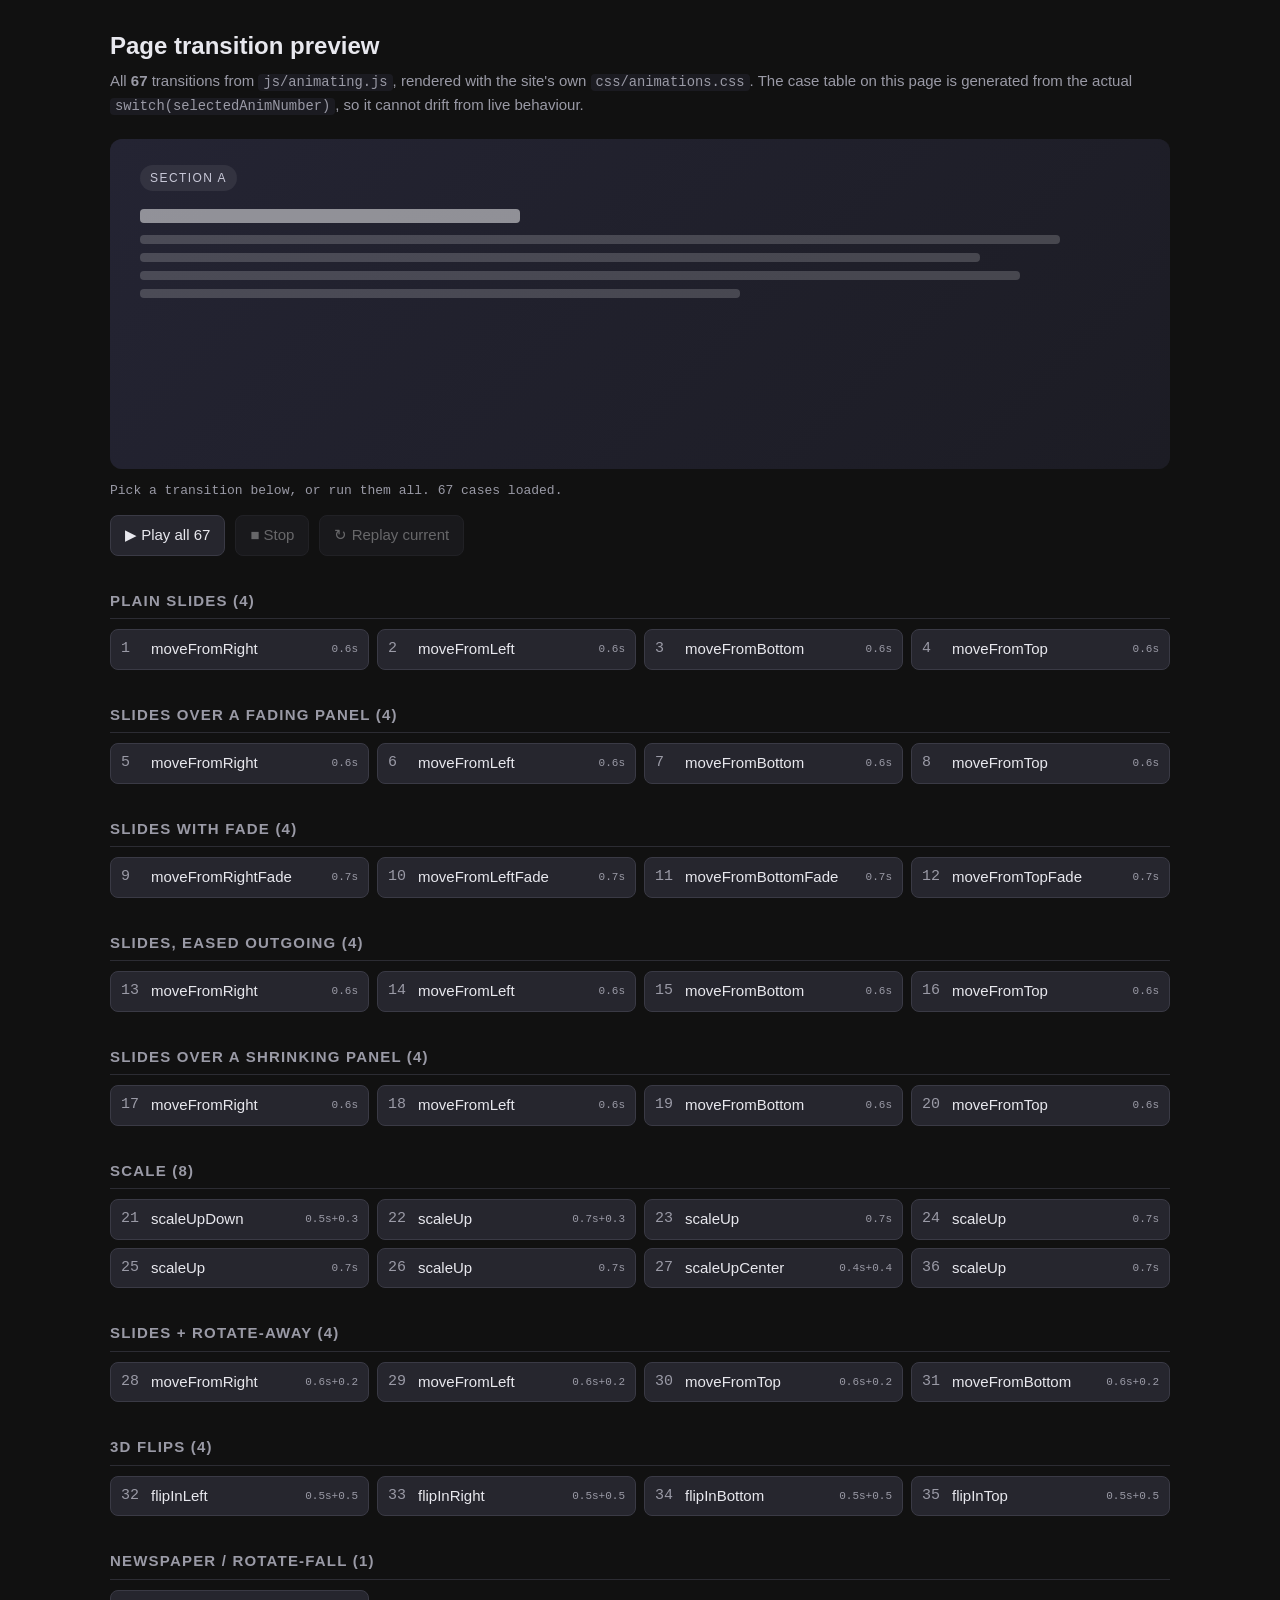
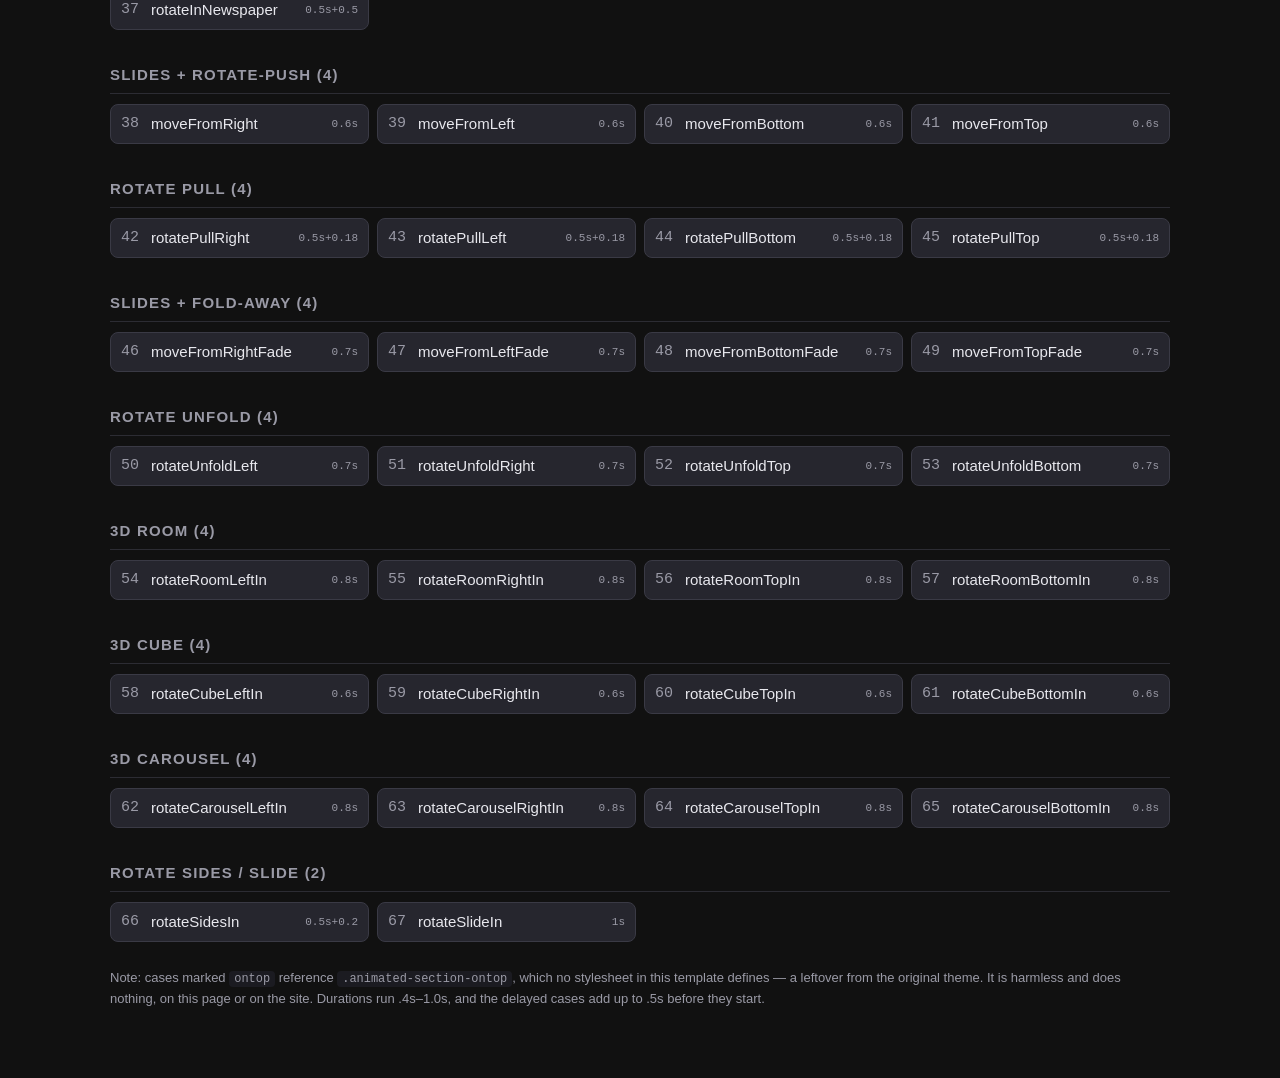
<file: transitions.html>
<!DOCTYPE html>
<html lang="en">
<head>
  <meta charset="UTF-8" />
  <meta name="viewport" content="width=device-width, initial-scale=1, maximum-scale=1" />
  <meta name="robots" content="noindex, nofollow" />
  <title>Page transition preview &mdash; all 67 cases</title>
  <!-- Uses the site's own stylesheet so the preview cannot drift from live behaviour. -->
  <link rel="stylesheet" href="css/animations.css?v=20261012.14" type="text/css">
  <style>
    :root { --bg:#111; --panel:#222; --panel2:#2b2b38; --ink:#e8e8ee; --dim:#9a9aa6; --accent:#5050f5; }
    * { box-sizing: border-box; }
    body { margin:0; background:var(--bg); color:var(--ink);
           font:15px/1.5 -apple-system, "Segoe UI", Roboto, Helvetica, Arial, sans-serif; }
    .wrap { max-width:1100px; margin:0 auto; padding:28px 20px 60px; }
    h1 { font-size:24px; margin:0 0 6px; }
    h2 { font-size:15px; text-transform:uppercase; letter-spacing:.08em; color:var(--dim);
         margin:34px 0 10px; border-bottom:1px solid #2c2c33; padding-bottom:6px; }
    p.lead { color:var(--dim); margin:0 0 4px; }
    code { background:#1b1b21; padding:1px 5px; border-radius:4px; font-size:.92em; }

    .stage { position:relative; height:330px; margin:22px 0 0; border-radius:12px;
             background:#1a1a1e; overflow:hidden; perspective:1500px; }
    .panel { position:absolute; top:0; left:0; right:0; bottom:0; padding:26px 30px;
             opacity:0; visibility:hidden; -webkit-backface-visibility:hidden;
             backface-visibility:hidden; -webkit-transform:translate3d(0,0,0);
             transform:translate3d(0,0,0); }
    .panel.is-front { opacity:1; visibility:visible; }
    .panel.animating { visibility:visible; }
    #p0 { background:linear-gradient(135deg,#242433,#1c1c24); }
    #p1 { background:linear-gradient(135deg,#332633,#1f1a20); }
    .plabel { display:inline-block; font-size:12px; letter-spacing:.12em; text-transform:uppercase;
              color:#c9c9d8; background:rgba(255,255,255,.07); padding:4px 10px; border-radius:20px; }
    .mock { margin-top:18px; }
    .mock b { display:block; height:14px; width:38%; background:rgba(255,255,255,.5);
              border-radius:4px; margin-bottom:12px; }
    .mock i { display:block; height:9px; background:rgba(255,255,255,.18); border-radius:4px;
              margin-bottom:9px; }
    .mock i:nth-child(2) { width:92%; } .mock i:nth-child(3) { width:84%; }
    .mock i:nth-child(4) { width:88%; } .mock i:nth-child(5) { width:60%; }

    .bar { display:flex; flex-wrap:wrap; align-items:center; gap:10px; margin:14px 0 0; }
    button { font:inherit; color:var(--ink); background:#26262e; border:1px solid #3a3a45;
             border-radius:8px; padding:8px 14px; cursor:pointer; }
    button:hover:not(:disabled) { border-color:var(--accent); }
    button:disabled { opacity:.4; cursor:default; }
    #meta { font-family:ui-monospace, "SF Mono", Menlo, Consolas, monospace; font-size:13px;
            color:var(--dim); margin-top:12px; min-height:20px; }
    #meta b { color:var(--ink); }
    .progress { color:var(--dim); font-size:13px; }

    .cases { display:grid; grid-template-columns:repeat(auto-fill, minmax(215px,1fr)); gap:8px; }
    .case { text-align:left; display:flex; align-items:center; gap:8px; padding:8px 10px; }
    .case .n { font-family:ui-monospace,Menlo,monospace; color:var(--dim); min-width:22px; }
    .case .nm { flex:1; overflow:hidden; text-overflow:ellipsis; white-space:nowrap; }
    .case .t { font-family:ui-monospace,Menlo,monospace; font-size:11px; color:var(--dim); }
    .case.is-current { border-color:var(--accent); background:#2a2a44; }
    .note { color:var(--dim); font-size:13px; margin-top:26px; }
  </style>
</head>
<body>
<div class="wrap">
  <h1>Page transition preview</h1>
  <p class="lead">All <b>67</b> transitions from <code>js/animating.js</code>, rendered with the site's own
     <code>css/animations.css</code>. The case table on this page is generated from the actual
     <code>switch(selectedAnimNumber)</code>, so it cannot drift from live behaviour.</p>

  <div class="stage" id="stage">
    <div class="panel is-front" id="p0">
      <span class="plabel">Section A</span>
      <div class="mock"><b></b><i></i><i></i><i></i><i></i></div>
    </div>
    <div class="panel" id="p1">
      <span class="plabel">Section B</span>
      <div class="mock"><b></b><i></i><i></i><i></i><i></i></div>
    </div>
  </div>

  <div id="meta">Pick a transition below, or run them all.</div>
  <div class="bar">
    <button id="playAll">&#9654; Play all 67</button>
    <button id="stop" disabled>&#9632; Stop</button>
    <button id="again" disabled>&#8635; Replay current</button>
    <span class="progress" id="progress"></span>
  </div>

  <div id="cases"></div>

  <p class="note">Note: cases marked <code>ontop</code> reference
     <code>.animated-section-ontop</code>, which no stylesheet in this template defines &mdash; a leftover
     from the original theme. It is harmless and does nothing, on this page or on the site.
     Durations run .4s&ndash;1.0s, and the delayed cases add up to .5s before they start.</p>
</div>

<script>
const DATA = {"cases": [{"n": 1, "in": "animated-section-moveFromRight", "out": "animated-section-moveToLeft", "inName": "moveFromRight", "outName": "moveToLeft", "ontop": false, "delay": 0.0, "duration": 0.6, "seconds": 0.6, "keyframesIn": "moveFromRight", "keyframesOut": "moveToLeft"}, {"n": 2, "in": "animated-section-moveFromLeft", "out": "animated-section-moveToRight", "inName": "moveFromLeft", "outName": "moveToRight", "ontop": false, "delay": 0.0, "duration": 0.6, "seconds": 0.6, "keyframesIn": "moveFromLeft", "keyframesOut": "moveToRight"}, {"n": 3, "in": "animated-section-moveFromBottom", "out": "animated-section-moveToTop", "inName": "moveFromBottom", "outName": "moveToTop", "ontop": false, "delay": 0.0, "duration": 0.6, "seconds": 0.6, "keyframesIn": "moveFromBottom", "keyframesOut": "moveToTop"}, {"n": 4, "in": "animated-section-moveFromTop", "out": "animated-section-moveToBottom", "inName": "moveFromTop", "outName": "moveToBottom", "ontop": false, "delay": 0.0, "duration": 0.6, "seconds": 0.6, "keyframesIn": "moveFromTop", "keyframesOut": "moveToBottom"}, {"n": 5, "in": "animated-section-moveFromRight animated-section-ontop", "out": "animated-section-fade", "inName": "moveFromRight", "outName": "fade", "ontop": true, "delay": 0.0, "duration": 0.6, "seconds": 0.6, "keyframesIn": "moveFromRight", "keyframesOut": "fade"}, {"n": 6, "in": "animated-section-moveFromLeft animated-section-ontop", "out": "animated-section-fade", "inName": "moveFromLeft", "outName": "fade", "ontop": true, "delay": 0.0, "duration": 0.6, "seconds": 0.6, "keyframesIn": "moveFromLeft", "keyframesOut": "fade"}, {"n": 7, "in": "animated-section-moveFromBottom animated-section-ontop", "out": "animated-section-fade", "inName": "moveFromBottom", "outName": "fade", "ontop": true, "delay": 0.0, "duration": 0.6, "seconds": 0.6, "keyframesIn": "moveFromBottom", "keyframesOut": "fade"}, {"n": 8, "in": "animated-section-moveFromTop animated-section-ontop", "out": "animated-section-fade", "inName": "moveFromTop", "outName": "fade", "ontop": true, "delay": 0.0, "duration": 0.6, "seconds": 0.6, "keyframesIn": "moveFromTop", "keyframesOut": "fade"}, {"n": 9, "in": "animated-section-moveFromRightFade", "out": "animated-section-moveToLeftFade", "inName": "moveFromRightFade", "outName": "moveToLeftFade", "ontop": false, "delay": 0.0, "duration": 0.7, "seconds": 0.7, "keyframesIn": "moveFromRightFade", "keyframesOut": "moveToLeftFade"}, {"n": 10, "in": "animated-section-moveFromLeftFade", "out": "animated-section-moveToRightFade", "inName": "moveFromLeftFade", "outName": "moveToRightFade", "ontop": false, "delay": 0.0, "duration": 0.7, "seconds": 0.7, "keyframesIn": "moveFromLeftFade", "keyframesOut": "moveToRightFade"}, {"n": 11, "in": "animated-section-moveFromBottomFade", "out": "animated-section-moveToTopFade", "inName": "moveFromBottomFade", "outName": "moveToTopFade", "ontop": false, "delay": 0.0, "duration": 0.7, "seconds": 0.7, "keyframesIn": "moveFromBottomFade", "keyframesOut": "moveToTopFade"}, {"n": 12, "in": "animated-section-moveFromTopFade", "out": "animated-section-moveToBottomFade", "inName": "moveFromTopFade", "outName": "moveToBottomFade", "ontop": false, "delay": 0.0, "duration": 0.7, "seconds": 0.7, "keyframesIn": "moveFromTopFade", "keyframesOut": "moveToBottomFade"}, {"n": 13, "in": "animated-section-moveFromRight", "out": "animated-section-moveToLeftEasing animated-section-ontop", "inName": "moveFromRight", "outName": "moveToLeftEasing", "ontop": true, "delay": 0.0, "duration": 0.6, "seconds": 0.6, "keyframesIn": "moveFromRight", "keyframesOut": "moveToLeft"}, {"n": 14, "in": "animated-section-moveFromLeft", "out": "animated-section-moveToRightEasing animated-section-ontop", "inName": "moveFromLeft", "outName": "moveToRightEasing", "ontop": true, "delay": 0.0, "duration": 0.6, "seconds": 0.6, "keyframesIn": "moveFromLeft", "keyframesOut": "moveToRight"}, {"n": 15, "in": "animated-section-moveFromBottom", "out": "animated-section-moveToTopEasing animated-section-ontop", "inName": "moveFromBottom", "outName": "moveToTopEasing", "ontop": true, "delay": 0.0, "duration": 0.6, "seconds": 0.6, "keyframesIn": "moveFromBottom", "keyframesOut": "moveToTop"}, {"n": 16, "in": "animated-section-moveFromTop", "out": "animated-section-moveToBottomEasing animated-section-ontop", "inName": "moveFromTop", "outName": "moveToBottomEasing", "ontop": true, "delay": 0.0, "duration": 0.6, "seconds": 0.6, "keyframesIn": "moveFromTop", "keyframesOut": "moveToBottom"}, {"n": 17, "in": "animated-section-moveFromRight animated-section-ontop", "out": "animated-section-scaleDown", "inName": "moveFromRight", "outName": "scaleDown", "ontop": true, "delay": 0.0, "duration": 0.6, "seconds": 0.6, "keyframesIn": "moveFromRight", "keyframesOut": "scaleDown"}, {"n": 18, "in": "animated-section-moveFromLeft animated-section-ontop", "out": "animated-section-scaleDown", "inName": "moveFromLeft", "outName": "scaleDown", "ontop": true, "delay": 0.0, "duration": 0.6, "seconds": 0.6, "keyframesIn": "moveFromLeft", "keyframesOut": "scaleDown"}, {"n": 19, "in": "animated-section-moveFromBottom animated-section-ontop", "out": "animated-section-scaleDown", "inName": "moveFromBottom", "outName": "scaleDown", "ontop": true, "delay": 0.0, "duration": 0.6, "seconds": 0.6, "keyframesIn": "moveFromBottom", "keyframesOut": "scaleDown"}, {"n": 20, "in": "animated-section-moveFromTop animated-section-ontop", "out": "animated-section-scaleDown", "inName": "moveFromTop", "outName": "scaleDown", "ontop": true, "delay": 0.0, "duration": 0.6, "seconds": 0.6, "keyframesIn": "moveFromTop", "keyframesOut": "scaleDown"}, {"n": 21, "in": "animated-section-scaleUpDown animated-section-delay300", "out": "animated-section-scaleDown", "inName": "scaleUpDown", "outName": "scaleDown", "ontop": false, "delay": 0.3, "duration": 0.5, "seconds": 0.8, "keyframesIn": "scaleUpDown", "keyframesOut": "scaleDown"}, {"n": 22, "in": "animated-section-scaleUp animated-section-delay300", "out": "animated-section-scaleDownUp", "inName": "scaleUp", "outName": "scaleDownUp", "ontop": false, "delay": 0.3, "duration": 0.7, "seconds": 1.0, "keyframesIn": "scaleUp", "keyframesOut": "scaleDownUp"}, {"n": 23, "in": "animated-section-scaleUp", "out": "animated-section-moveToLeft animated-section-ontop", "inName": "scaleUp", "outName": "moveToLeft", "ontop": true, "delay": 0.0, "duration": 0.7, "seconds": 0.7, "keyframesIn": "scaleUp", "keyframesOut": "moveToLeft"}, {"n": 24, "in": "animated-section-scaleUp", "out": "animated-section-moveToRight animated-section-ontop", "inName": "scaleUp", "outName": "moveToRight", "ontop": true, "delay": 0.0, "duration": 0.7, "seconds": 0.7, "keyframesIn": "scaleUp", "keyframesOut": "moveToRight"}, {"n": 25, "in": "animated-section-scaleUp", "out": "animated-section-moveToTop animated-section-ontop", "inName": "scaleUp", "outName": "moveToTop", "ontop": true, "delay": 0.0, "duration": 0.7, "seconds": 0.7, "keyframesIn": "scaleUp", "keyframesOut": "moveToTop"}, {"n": 26, "in": "animated-section-scaleUp", "out": "animated-section-moveToBottom animated-section-ontop", "inName": "scaleUp", "outName": "moveToBottom", "ontop": true, "delay": 0.0, "duration": 0.7, "seconds": 0.7, "keyframesIn": "scaleUp", "keyframesOut": "moveToBottom"}, {"n": 27, "in": "animated-section-scaleUpCenter animated-section-delay400", "out": "animated-section-scaleDownCenter", "inName": "scaleUpCenter", "outName": "scaleDownCenter", "ontop": false, "delay": 0.4, "duration": 0.4, "seconds": 0.8, "keyframesIn": "scaleUpCenter", "keyframesOut": "scaleDownCenter"}, {"n": 28, "in": "animated-section-moveFromRight animated-section-delay200 animated-section-ontop", "out": "animated-section-rotateRightSideFirst", "inName": "moveFromRight", "outName": "rotateRightSideFirst", "ontop": true, "delay": 0.2, "duration": 0.6, "seconds": 0.8, "keyframesIn": "moveFromRight", "keyframesOut": "rotateRightSideFirst"}, {"n": 29, "in": "animated-section-moveFromLeft animated-section-delay200 animated-section-ontop", "out": "animated-section-rotateLeftSideFirst", "inName": "moveFromLeft", "outName": "rotateLeftSideFirst", "ontop": true, "delay": 0.2, "duration": 0.6, "seconds": 0.8, "keyframesIn": "moveFromLeft", "keyframesOut": "rotateLeftSideFirst"}, {"n": 30, "in": "animated-section-moveFromTop animated-section-delay200 animated-section-ontop", "out": "animated-section-rotateTopSideFirst", "inName": "moveFromTop", "outName": "rotateTopSideFirst", "ontop": true, "delay": 0.2, "duration": 0.6, "seconds": 0.8, "keyframesIn": "moveFromTop", "keyframesOut": "rotateTopSideFirst"}, {"n": 31, "in": "animated-section-moveFromBottom animated-section-delay200 animated-section-ontop", "out": "animated-section-rotateBottomSideFirst", "inName": "moveFromBottom", "outName": "rotateBottomSideFirst", "ontop": true, "delay": 0.2, "duration": 0.6, "seconds": 0.8, "keyframesIn": "moveFromBottom", "keyframesOut": "rotateBottomSideFirst"}, {"n": 32, "in": "animated-section-flipInLeft animated-section-delay500", "out": "animated-section-flipOutRight", "inName": "flipInLeft", "outName": "flipOutRight", "ontop": false, "delay": 0.5, "duration": 0.5, "seconds": 1.0, "keyframesIn": "flipInLeft", "keyframesOut": "flipOutRight"}, {"n": 33, "in": "animated-section-flipInRight animated-section-delay500", "out": "animated-section-flipOutLeft", "inName": "flipInRight", "outName": "flipOutLeft", "ontop": false, "delay": 0.5, "duration": 0.5, "seconds": 1.0, "keyframesIn": "flipInRight", "keyframesOut": "flipOutLeft"}, {"n": 34, "in": "animated-section-flipInBottom animated-section-delay500", "out": "animated-section-flipOutTop", "inName": "flipInBottom", "outName": "flipOutTop", "ontop": false, "delay": 0.5, "duration": 0.5, "seconds": 1.0, "keyframesIn": "flipInBottom", "keyframesOut": "flipOutTop"}, {"n": 35, "in": "animated-section-flipInTop animated-section-delay500", "out": "animated-section-flipOutBottom", "inName": "flipInTop", "outName": "flipOutBottom", "ontop": false, "delay": 0.5, "duration": 0.5, "seconds": 1.0, "keyframesIn": "flipInTop", "keyframesOut": "flipOutBottom"}, {"n": 36, "in": "animated-section-scaleUp", "out": "animated-section-rotateFall animated-section-ontop", "inName": "scaleUp", "outName": "rotateFall", "ontop": true, "delay": 0.0, "duration": 0.7, "seconds": 0.7, "keyframesIn": "scaleUp", "keyframesOut": "rotateFall"}, {"n": 37, "in": "animated-section-rotateInNewspaper animated-section-delay500", "out": "animated-section-rotateOutNewspaper", "inName": "rotateInNewspaper", "outName": "rotateOutNewspaper", "ontop": false, "delay": 0.5, "duration": 0.5, "seconds": 1.0, "keyframesIn": "rotateInNewspaper", "keyframesOut": "rotateOutNewspaper"}, {"n": 38, "in": "animated-section-moveFromRight", "out": "animated-section-rotatePushLeft", "inName": "moveFromRight", "outName": "rotatePushLeft", "ontop": false, "delay": 0.0, "duration": 0.6, "seconds": 0.6, "keyframesIn": "moveFromRight", "keyframesOut": "rotatePushLeft"}, {"n": 39, "in": "animated-section-moveFromLeft", "out": "animated-section-rotatePushRight", "inName": "moveFromLeft", "outName": "rotatePushRight", "ontop": false, "delay": 0.0, "duration": 0.6, "seconds": 0.6, "keyframesIn": "moveFromLeft", "keyframesOut": "rotatePushRight"}, {"n": 40, "in": "animated-section-moveFromBottom", "out": "animated-section-rotatePushTop", "inName": "moveFromBottom", "outName": "rotatePushTop", "ontop": false, "delay": 0.0, "duration": 0.6, "seconds": 0.6, "keyframesIn": "moveFromBottom", "keyframesOut": "rotatePushTop"}, {"n": 41, "in": "animated-section-moveFromTop", "out": "animated-section-rotatePushBottom", "inName": "moveFromTop", "outName": "rotatePushBottom", "ontop": false, "delay": 0.0, "duration": 0.6, "seconds": 0.6, "keyframesIn": "moveFromTop", "keyframesOut": "rotatePushBottom"}, {"n": 42, "in": "animated-section-rotatePullRight animated-section-delay180", "out": "animated-section-rotatePushLeft", "inName": "rotatePullRight", "outName": "rotatePushLeft", "ontop": false, "delay": 0.18, "duration": 0.5, "seconds": 0.68, "keyframesIn": "rotatePullRight", "keyframesOut": "rotatePushLeft"}, {"n": 43, "in": "animated-section-rotatePullLeft animated-section-delay180", "out": "animated-section-rotatePushRight", "inName": "rotatePullLeft", "outName": "rotatePushRight", "ontop": false, "delay": 0.18, "duration": 0.5, "seconds": 0.68, "keyframesIn": "rotatePullLeft", "keyframesOut": "rotatePushRight"}, {"n": 44, "in": "animated-section-rotatePullBottom animated-section-delay180", "out": "animated-section-rotatePushTop", "inName": "rotatePullBottom", "outName": "rotatePushTop", "ontop": false, "delay": 0.18, "duration": 0.5, "seconds": 0.68, "keyframesIn": "rotatePullBottom", "keyframesOut": "rotatePushTop"}, {"n": 45, "in": "animated-section-rotatePullTop animated-section-delay180", "out": "animated-section-rotatePushBottom", "inName": "rotatePullTop", "outName": "rotatePushBottom", "ontop": false, "delay": 0.18, "duration": 0.5, "seconds": 0.68, "keyframesIn": "rotatePullTop", "keyframesOut": "rotatePushBottom"}, {"n": 46, "in": "animated-section-moveFromRightFade", "out": "animated-section-rotateFoldLeft", "inName": "moveFromRightFade", "outName": "rotateFoldLeft", "ontop": false, "delay": 0.0, "duration": 0.7, "seconds": 0.7, "keyframesIn": "moveFromRightFade", "keyframesOut": "rotateFoldLeft"}, {"n": 47, "in": "animated-section-moveFromLeftFade", "out": "animated-section-rotateFoldRight", "inName": "moveFromLeftFade", "outName": "rotateFoldRight", "ontop": false, "delay": 0.0, "duration": 0.7, "seconds": 0.7, "keyframesIn": "moveFromLeftFade", "keyframesOut": "rotateFoldRight"}, {"n": 48, "in": "animated-section-moveFromBottomFade", "out": "animated-section-rotateFoldTop", "inName": "moveFromBottomFade", "outName": "rotateFoldTop", "ontop": false, "delay": 0.0, "duration": 0.7, "seconds": 0.7, "keyframesIn": "moveFromBottomFade", "keyframesOut": "rotateFoldTop"}, {"n": 49, "in": "animated-section-moveFromTopFade", "out": "animated-section-rotateFoldBottom", "inName": "moveFromTopFade", "outName": "rotateFoldBottom", "ontop": false, "delay": 0.0, "duration": 0.7, "seconds": 0.7, "keyframesIn": "moveFromTopFade", "keyframesOut": "rotateFoldBottom"}, {"n": 50, "in": "animated-section-rotateUnfoldLeft", "out": "animated-section-moveToRightFade", "inName": "rotateUnfoldLeft", "outName": "moveToRightFade", "ontop": false, "delay": 0.0, "duration": 0.7, "seconds": 0.7, "keyframesIn": "rotateUnfoldLeft", "keyframesOut": "moveToRightFade"}, {"n": 51, "in": "animated-section-rotateUnfoldRight", "out": "animated-section-moveToLeftFade", "inName": "rotateUnfoldRight", "outName": "moveToLeftFade", "ontop": false, "delay": 0.0, "duration": 0.7, "seconds": 0.7, "keyframesIn": "rotateUnfoldRight", "keyframesOut": "moveToLeftFade"}, {"n": 52, "in": "animated-section-rotateUnfoldTop", "out": "animated-section-moveToBottomFade", "inName": "rotateUnfoldTop", "outName": "moveToBottomFade", "ontop": false, "delay": 0.0, "duration": 0.7, "seconds": 0.7, "keyframesIn": "rotateUnfoldTop", "keyframesOut": "moveToBottomFade"}, {"n": 53, "in": "animated-section-rotateUnfoldBottom", "out": "animated-section-moveToTopFade", "inName": "rotateUnfoldBottom", "outName": "moveToTopFade", "ontop": false, "delay": 0.0, "duration": 0.7, "seconds": 0.7, "keyframesIn": "rotateUnfoldBottom", "keyframesOut": "moveToTopFade"}, {"n": 54, "in": "animated-section-rotateRoomLeftIn", "out": "animated-section-rotateRoomLeftOut animated-section-ontop", "inName": "rotateRoomLeftIn", "outName": "rotateRoomLeftOut", "ontop": true, "delay": 0.0, "duration": 0.8, "seconds": 0.8, "keyframesIn": "rotateRoomLeftIn", "keyframesOut": "rotateRoomLeftOut"}, {"n": 55, "in": "animated-section-rotateRoomRightIn", "out": "animated-section-rotateRoomRightOut animated-section-ontop", "inName": "rotateRoomRightIn", "outName": "rotateRoomRightOut", "ontop": true, "delay": 0.0, "duration": 0.8, "seconds": 0.8, "keyframesIn": "rotateRoomRightIn", "keyframesOut": "rotateRoomRightOut"}, {"n": 56, "in": "animated-section-rotateRoomTopIn", "out": "animated-section-rotateRoomTopOut animated-section-ontop", "inName": "rotateRoomTopIn", "outName": "rotateRoomTopOut", "ontop": true, "delay": 0.0, "duration": 0.8, "seconds": 0.8, "keyframesIn": "rotateRoomTopIn", "keyframesOut": "rotateRoomTopOut"}, {"n": 57, "in": "animated-section-rotateRoomBottomIn", "out": "animated-section-rotateRoomBottomOut animated-section-ontop", "inName": "rotateRoomBottomIn", "outName": "rotateRoomBottomOut", "ontop": true, "delay": 0.0, "duration": 0.8, "seconds": 0.8, "keyframesIn": "rotateRoomBottomIn", "keyframesOut": "rotateRoomBottomOut"}, {"n": 58, "in": "animated-section-rotateCubeLeftIn", "out": "animated-section-rotateCubeLeftOut animated-section-ontop", "inName": "rotateCubeLeftIn", "outName": "rotateCubeLeftOut", "ontop": true, "delay": 0.0, "duration": 0.6, "seconds": 0.6, "keyframesIn": "rotateCubeLeftIn", "keyframesOut": "rotateCubeLeftOut"}, {"n": 59, "in": "animated-section-rotateCubeRightIn", "out": "animated-section-rotateCubeRightOut animated-section-ontop", "inName": "rotateCubeRightIn", "outName": "rotateCubeRightOut", "ontop": true, "delay": 0.0, "duration": 0.6, "seconds": 0.6, "keyframesIn": "rotateCubeRightIn", "keyframesOut": "rotateCubeRightOut"}, {"n": 60, "in": "animated-section-rotateCubeTopIn", "out": "animated-section-rotateCubeTopOut animated-section-ontop", "inName": "rotateCubeTopIn", "outName": "rotateCubeTopOut", "ontop": true, "delay": 0.0, "duration": 0.6, "seconds": 0.6, "keyframesIn": "rotateCubeTopIn", "keyframesOut": "rotateCubeTopOut"}, {"n": 61, "in": "animated-section-rotateCubeBottomIn", "out": "animated-section-rotateCubeBottomOut animated-section-ontop", "inName": "rotateCubeBottomIn", "outName": "rotateCubeBottomOut", "ontop": true, "delay": 0.0, "duration": 0.6, "seconds": 0.6, "keyframesIn": "rotateCubeBottomIn", "keyframesOut": "rotateCubeBottomOut"}, {"n": 62, "in": "animated-section-rotateCarouselLeftIn", "out": "animated-section-rotateCarouselLeftOut animated-section-ontop", "inName": "rotateCarouselLeftIn", "outName": "rotateCarouselLeftOut", "ontop": true, "delay": 0.0, "duration": 0.8, "seconds": 0.8, "keyframesIn": "rotateCarouselLeftIn", "keyframesOut": "rotateCarouselLeftOut"}, {"n": 63, "in": "animated-section-rotateCarouselRightIn", "out": "animated-section-rotateCarouselRightOut animated-section-ontop", "inName": "rotateCarouselRightIn", "outName": "rotateCarouselRightOut", "ontop": true, "delay": 0.0, "duration": 0.8, "seconds": 0.8, "keyframesIn": "rotateCarouselRightIn", "keyframesOut": "rotateCarouselRightOut"}, {"n": 64, "in": "animated-section-rotateCarouselTopIn", "out": "animated-section-rotateCarouselTopOut animated-section-ontop", "inName": "rotateCarouselTopIn", "outName": "rotateCarouselTopOut", "ontop": true, "delay": 0.0, "duration": 0.8, "seconds": 0.8, "keyframesIn": "rotateCarouselTopIn", "keyframesOut": "rotateCarouselTopOut"}, {"n": 65, "in": "animated-section-rotateCarouselBottomIn", "out": "animated-section-rotateCarouselBottomOut animated-section-ontop", "inName": "rotateCarouselBottomIn", "outName": "rotateCarouselBottomOut", "ontop": true, "delay": 0.0, "duration": 0.8, "seconds": 0.8, "keyframesIn": "rotateCarouselBottomIn", "keyframesOut": "rotateCarouselBottomOut"}, {"n": 66, "in": "animated-section-rotateSidesIn animated-section-delay200", "out": "animated-section-rotateSidesOut", "inName": "rotateSidesIn", "outName": "rotateSidesOut", "ontop": false, "delay": 0.2, "duration": 0.5, "seconds": 0.7, "keyframesIn": "rotateSidesIn", "keyframesOut": "rotateSidesOut"}, {"n": 67, "in": "animated-section-rotateSlideIn", "out": "animated-section-rotateSlideOut", "inName": "rotateSlideIn", "outName": "rotateSlideOut", "ontop": false, "delay": 0.0, "duration": 1.0, "seconds": 1.0, "keyframesIn": "rotateSlideIn", "keyframesOut": "rotateSlideOut"}], "groups": [{"label": "Plain slides", "cases": [1, 2, 3, 4]}, {"label": "Slides over a fading panel", "cases": [5, 6, 7, 8]}, {"label": "Slides with fade", "cases": [9, 10, 11, 12]}, {"label": "Slides, eased outgoing", "cases": [13, 14, 15, 16]}, {"label": "Slides over a shrinking panel", "cases": [17, 18, 19, 20]}, {"label": "Scale", "cases": [21, 22, 23, 24, 25, 26, 27, 36]}, {"label": "Slides + rotate-away", "cases": [28, 29, 30, 31]}, {"label": "3D flips", "cases": [32, 33, 34, 35]}, {"label": "Newspaper / rotate-fall", "cases": [37]}, {"label": "Slides + rotate-push", "cases": [38, 39, 40, 41]}, {"label": "Rotate pull", "cases": [42, 43, 44, 45]}, {"label": "Slides + fold-away", "cases": [46, 47, 48, 49]}, {"label": "Rotate unfold", "cases": [50, 51, 52, 53]}, {"label": "3D room", "cases": [54, 55, 56, 57]}, {"label": "3D cube", "cases": [58, 59, 60, 61]}, {"label": "3D carousel", "cases": [62, 63, 64, 65]}, {"label": "Rotate sides / slide", "cases": [66, 67]}]};
const CASES = DATA.cases;
const panels = [document.getElementById('p0'), document.getElementById('p1')];
const stage = document.getElementById('stage');
const metaEl = document.getElementById('meta');
const progressEl = document.getElementById('progress');
let front = 0, busy = false, playing = false, timer = null, currentCase = null, pendingEnd = null;

function stripAnimClasses(el) {
  [...el.classList].filter(c => c.startsWith('animated-section-')).forEach(c => el.classList.remove(c));
}

function reset() {
  clearTimeout(timer);
  if (pendingEnd) { pendingEnd.el.removeEventListener('animationend', pendingEnd.fn); pendingEnd = null; }
  panels.forEach(p => { stripAnimClasses(p); p.classList.remove('animating'); });
  panels[front].classList.add('is-front');
  panels[1-front].classList.remove('is-front');
  busy = false;
}

function play(n, done) {
  const c = CASES[n - 1];
  if (!c) return;
  reset();
  const out = panels[front], inn = panels[1-front];
  busy = true;
  currentCase = n;
  document.querySelectorAll('.case').forEach(b => b.classList.toggle('is-current', +b.dataset.n === n));
  metaEl.innerHTML = 'Case <b>' + n + '</b> &middot; <b>' + c.inName + '</b> in &amp; <b>' + c.outName +
                     '</b> out &middot; ' + c.duration + 's' + (c.delay ? ' + ' + c.delay + 's delay' : '') +
                     ' &middot; keyframes ' + c.keyframesIn + ' / ' + c.keyframesOut;
  stripAnimClasses(out); stripAnimClasses(inn);
  void stage.offsetWidth;                       // force reflow so the animation restarts
  out.classList.add('animating', ...c.out.split(' '));
  inn.classList.add('animating', ...c.in.split(' '));
  inn.classList.add('is-front');                // keep both painted while the pair animates
  let settled = false;
  const finish = () => {
    if (settled) return;
    settled = true;
    clearTimeout(timer);
    front = 1 - front;                          // the incoming panel is now the front one
    reset();
    if (done) done();
  };
  const onEnd = e => { if (e.target === inn) { inn.removeEventListener('animationend', onEnd); pendingEnd = null; finish(); } };
  inn.addEventListener('animationend', onEnd);
  pendingEnd = { el: inn, fn: onEnd };
  timer = setTimeout(finish, (c.delay + c.duration) * 1000 + 400);   // fallback if animationend is missed
  document.getElementById('again').disabled = false;
}

function playAll() {
  if (playing) return;
  playing = true;
  document.getElementById('playAll').disabled = true;
  document.getElementById('stop').disabled = false;
  const step = i => {
    if (!playing) return;
    if (i > CASES.length) { playing = false; progressEl.textContent = 'done';
      document.getElementById('playAll').disabled = false;
      document.getElementById('stop').disabled = true; return; }
    progressEl.textContent = i + ' / ' + CASES.length;
    play(i, () => setTimeout(() => step(i + 1), 220));
  };
  step(1);
}

document.getElementById('playAll').onclick = playAll;
document.getElementById('stop').onclick = () => {
  playing = false; reset();
  document.getElementById('playAll').disabled = false;
  document.getElementById('stop').disabled = true;
  progressEl.textContent = 'stopped at ' + (currentCase || 0);
};
document.getElementById('again').onclick = () => currentCase && play(currentCase);

// build the case buttons, grouped
const host = document.getElementById('cases');
DATA.groups.forEach(g => {
  const h = document.createElement('h2');
  h.textContent = g.label + ' (' + g.cases.length + ')';
  host.appendChild(h);
  const grid = document.createElement('div');
  grid.className = 'cases';
  g.cases.forEach(n => {
    const c = CASES[n - 1];
    const b = document.createElement('button');
    b.className = 'case';
    b.dataset.n = n;
    b.title = 'in: ' + c.in + '\nout: ' + c.out + '\nkeyframes: ' + c.keyframesIn + ' / ' + c.keyframesOut;
    b.innerHTML = '<span class="n">' + n + '</span><span class="nm">' + c.inName +
                  '</span><span class="t">' + c.duration + 's' + (c.delay ? '+' + c.delay : '') + '</span>';
    b.onclick = () => play(n);
    grid.appendChild(b);
  });
  host.appendChild(grid);
});

// left/right arrows step through the cases
document.addEventListener('keydown', e => {
  if (e.key === 'ArrowRight') play(Math.min(67, (currentCase || 0) + 1));
  if (e.key === 'ArrowLeft')  play(Math.max(1, (currentCase || 0) - 1));
});
metaEl.textContent = 'Pick a transition below, or run them all. ' + CASES.length + ' cases loaded.';
</script>
</body>
</html>
</file>
<file: css/animations.css>
/* animation sets */

/* move from / to  */

.animated-section-moveToLeft {
	-webkit-animation: moveToLeft .6s ease both;
	animation: moveToLeft .6s ease both;
}

.animated-section-moveFromLeft {
	-webkit-animation: moveFromLeft .6s ease both;
	animation: moveFromLeft .6s ease both;
}

.animated-section-moveToRight {
	-webkit-animation: moveToRight .6s ease both;
	animation: moveToRight .6s ease both;
}

.animated-section-moveFromRight {
	-webkit-animation: moveFromRight .6s ease both;
	animation: moveFromRight .6s ease both;
}

.animated-section-moveToTop {
	-webkit-animation: moveToTop .6s ease both;
	animation: moveToTop .6s ease both;
}

.animated-section-moveFromTop {
	-webkit-animation: moveFromTop .6s ease both;
	animation: moveFromTop .6s ease both;
}

.animated-section-moveToBottom {
	-webkit-animation: moveToBottom .6s ease both;
	animation: moveToBottom .6s ease both;
}

.animated-section-moveFromBottom {
	-webkit-animation: moveFromBottom .6s ease both;
	animation: moveFromBottom .6s ease both;
}

/* fade */

.animated-section-fade {
	-webkit-animation: fade .7s ease both;
	animation: fade .7s ease both;
}

/* move from / to and fade */

.animated-section-moveToLeftFade {
	-webkit-animation: moveToLeftFade .7s ease both;
	animation: moveToLeftFade .7s ease both;
}

.animated-section-moveFromLeftFade {
	-webkit-animation: moveFromLeftFade .7s ease both;
	animation: moveFromLeftFade .7s ease both;
}

.animated-section-moveToRightFade {
	-webkit-animation: moveToRightFade .7s ease both;
	animation: moveToRightFade .7s ease both;
}

.animated-section-moveFromRightFade {
	-webkit-animation: moveFromRightFade .7s ease both;
	animation: moveFromRightFade .7s ease both;
}

.animated-section-moveToTopFade {
	-webkit-animation: moveToTopFade .7s ease both;
	animation: moveToTopFade .7s ease both;
}

.animated-section-moveFromTopFade {
	-webkit-animation: moveFromTopFade .7s ease both;
	animation: moveFromTopFade .7s ease both;
}

.animated-section-moveToBottomFade {
	-webkit-animation: moveToBottomFade .7s ease both;
	animation: moveToBottomFade .7s ease both;
}

.animated-section-moveFromBottomFade {
	-webkit-animation: moveFromBottomFade .7s ease both;
	animation: moveFromBottomFade .7s ease both;
}

/* move to with different easing */

.animated-section-moveToLeftEasing {
	-webkit-animation: moveToLeft .7s ease-in-out both;
	animation: moveToLeft .7s ease-in-out both;
}
.animated-section-moveToRightEasing {
	-webkit-animation: moveToRight .7s ease-in-out both;
	animation: moveToRight .7s ease-in-out both;
}
.animated-section-moveToTopEasing {
	-webkit-animation: moveToTop .7s ease-in-out both;
	animation: moveToTop .7s ease-in-out both;
}
.animated-section-moveToBottomEasing {
	-webkit-animation: moveToBottom .7s ease-in-out both;
	animation: moveToBottom .7s ease-in-out both;
}

/********************************* keyframes **************************************/

/* move from / to  */

@-webkit-keyframes moveToLeft {
	from { }
	to { -webkit-transform: translateX(-100%); }
}
@keyframes moveToLeft {
	from { }
	to { -webkit-transform: translateX(-100%); transform: translateX(-100%); }
}

@-webkit-keyframes moveFromLeft {
	from { -webkit-transform: translateX(-100%); }
}
@keyframes moveFromLeft {
	from { -webkit-transform: translateX(-100%); transform: translateX(-100%); }
}

@-webkit-keyframes moveToRight { 
	from { }
	to { -webkit-transform: translateX(100%); }
}
@keyframes moveToRight { 
	from { }
	to { -webkit-transform: translateX(100%); transform: translateX(100%); }
}

@-webkit-keyframes moveFromRight {
	from { -webkit-transform: translateX(100%); }
}
@keyframes moveFromRight {
	from { -webkit-transform: translateX(100%); transform: translateX(100%); }
}

@-webkit-keyframes moveToTop {
	from { }
	to { -webkit-transform: translateY(-100%); }
}
@keyframes moveToTop {
	from { }
	to { -webkit-transform: translateY(-100%); transform: translateY(-100%); }
}

@-webkit-keyframes moveFromTop {
	from { -webkit-transform: translateY(-100%); }
}
@keyframes moveFromTop {
	from { -webkit-transform: translateY(-100%); transform: translateY(-100%); }
}

@-webkit-keyframes moveToBottom {
	from { }
	to { -webkit-transform: translateY(100%); }
}
@keyframes moveToBottom {
	from { }
	to { -webkit-transform: translateY(100%); transform: translateY(100%); }
}

@-webkit-keyframes moveFromBottom {
	from { -webkit-transform: translateY(100%); }
}
@keyframes moveFromBottom {
	from { -webkit-transform: translateY(100%); transform: translateY(100%); }
}

/* fade */

@-webkit-keyframes fade {
	from { }
	to { opacity: 0.3; }
}
@keyframes fade {
	from { }
	to { opacity: 0.3; }
}

/* move from / to and fade */

@-webkit-keyframes moveToLeftFade {
	from { }
	to { opacity: 0.3; -webkit-transform: translateX(-100%); }
}
@keyframes moveToLeftFade {
	from { }
	to { opacity: 0.3; -webkit-transform: translateX(-100%); transform: translateX(-100%); }
}

@-webkit-keyframes moveFromLeftFade {
	from { opacity: 0.3; -webkit-transform: translateX(-100%); }
}
@keyframes moveFromLeftFade {
	from { opacity: 0.3; -webkit-transform: translateX(-100%); transform: translateX(-100%); }
}

@-webkit-keyframes moveToRightFade {
	from { }
	to { opacity: 0.3; -webkit-transform: translateX(100%); }
}
@keyframes moveToRightFade {
	from { }
	to { opacity: 0.3; -webkit-transform: translateX(100%); transform: translateX(100%); }
}

@-webkit-keyframes moveFromRightFade {
	from { opacity: 0.3; -webkit-transform: translateX(100%); }
}
@keyframes moveFromRightFade {
	from { opacity: 0.3; -webkit-transform: translateX(100%); transform: translateX(100%); }
}

@-webkit-keyframes moveToTopFade {
	from { }
	to { opacity: 0.3; -webkit-transform: translateY(-100%); }
}
@keyframes moveToTopFade {
	from { }
	to { opacity: 0.3; -webkit-transform: translateY(-100%); transform: translateY(-100%); }
}

@-webkit-keyframes moveFromTopFade {
	from { opacity: 0.3; -webkit-transform: translateY(-100%); }
}
@keyframes moveFromTopFade {
	from { opacity: 0.3; -webkit-transform: translateY(-100%); transform: translateY(-100%); }
}

@-webkit-keyframes moveToBottomFade {
	from { }
	to { opacity: 0.3; -webkit-transform: translateY(100%); }
}
@keyframes moveToBottomFade {
	from { }
	to { opacity: 0.3; -webkit-transform: translateY(100%); transform: translateY(100%); }
}

@-webkit-keyframes moveFromBottomFade {
	from { opacity: 0.3; -webkit-transform: translateY(100%); }
}
@keyframes moveFromBottomFade {
	from { opacity: 0.3; -webkit-transform: translateY(100%); transform: translateY(100%); }
}

/* scale and fade */

.animated-section-scaleDown {
	-webkit-animation: scaleDown .7s ease both;
	animation: scaleDown .7s ease both;
}

.animated-section-scaleUp {
	-webkit-animation: scaleUp .7s ease both;
	animation: scaleUp .7s ease both;
}

.animated-section-scaleUpDown {
	-webkit-animation: scaleUpDown .5s ease both;
	animation: scaleUpDown .5s ease both;
}

.animated-section-scaleDownUp {
	-webkit-animation: scaleDownUp .5s ease both;
	animation: scaleDownUp .5s ease both;
}

.animated-section-scaleDownCenter {
	-webkit-animation: scaleDownCenter .4s ease-in both;
	animation: scaleDownCenter .4s ease-in both;
}

.animated-section-scaleUpCenter {
	-webkit-animation: scaleUpCenter .4s ease-out both;
	animation: scaleUpCenter .4s ease-out both;
}

/********************************* keyframes **************************************/

/* scale and fade */

@-webkit-keyframes scaleDown {
	from { }
	to { opacity: 0; -webkit-transform: scale(.8); }
}
@keyframes scaleDown {
	from { }
	to { opacity: 0; -webkit-transform: scale(.8); transform: scale(.8); }
}

@-webkit-keyframes scaleUp {
	from { opacity: 0; -webkit-transform: scale(.8); }
}
@keyframes scaleUp {
	from { opacity: 0; -webkit-transform: scale(.8); transform: scale(.8); }
}

@-webkit-keyframes scaleUpDown {
	from { opacity: 0; -webkit-transform: scale(1.2); }
}
@keyframes scaleUpDown {
	from { opacity: 0; -webkit-transform: scale(1.2); transform: scale(1.2); }
}

@-webkit-keyframes scaleDownUp {
	from { }
	to { opacity: 0; -webkit-transform: scale(1.2); }
}
@keyframes scaleDownUp {
	from { }
	to { opacity: 0; -webkit-transform: scale(1.2); transform: scale(1.2); }
}

@-webkit-keyframes scaleDownCenter {
	from { }
	to { opacity: 0; -webkit-transform: scale(.7); }
}
@keyframes scaleDownCenter {
	from { }
	to { opacity: 0; -webkit-transform: scale(.7); transform: scale(.7); }
}

@-webkit-keyframes scaleUpCenter {
	from { opacity: 0; -webkit-transform: scale(.7); }
}
@keyframes scaleUpCenter {
	from { opacity: 0; -webkit-transform: scale(.7); transform: scale(.7); }
}

/* rotate sides first and scale */

.animated-section-rotateRightSideFirst {
	-webkit-transform-origin: 0% 50%;
	transform-origin: 0% 50%;
	-webkit-animation: rotateRightSideFirst .8s both ease-in;
	animation: rotateRightSideFirst .8s both ease-in;
}
.animated-section-rotateLeftSideFirst {
	-webkit-transform-origin: 100% 50%;
	transform-origin: 100% 50%;
	-webkit-animation: rotateLeftSideFirst .8s both ease-in;
	animation: rotateLeftSideFirst .8s both ease-in;
}
.animated-section-rotateTopSideFirst {
	-webkit-transform-origin: 50% 100%;
	transform-origin: 50% 100%;
	-webkit-animation: rotateTopSideFirst .8s both ease-in;
	animation: rotateTopSideFirst .8s both ease-in;
}
.animated-section-rotateBottomSideFirst {
	-webkit-transform-origin: 50% 0%;
	transform-origin: 50% 0%;
	-webkit-animation: rotateBottomSideFirst .8s both ease-in;
	animation: rotateBottomSideFirst .8s both ease-in;
}

/* flip */

.animated-section-flipOutRight {
	-webkit-transform-origin: 50% 50%;
	transform-origin: 50% 50%;
	-webkit-animation: flipOutRight .5s both ease-in;
	animation: flipOutRight .5s both ease-in;
}
.animated-section-flipInLeft {
	-webkit-transform-origin: 50% 50%;
	transform-origin: 50% 50%;
	-webkit-animation: flipInLeft .5s both ease-out;
	animation: flipInLeft .5s both ease-out;
}
.animated-section-flipOutLeft {
	-webkit-transform-origin: 50% 50%;
	transform-origin: 50% 50%;
	-webkit-animation: flipOutLeft .5s both ease-in;
	animation: flipOutLeft .5s both ease-in;
}
.animated-section-flipInRight {
	-webkit-transform-origin: 50% 50%;
	transform-origin: 50% 50%;
	-webkit-animation: flipInRight .5s both ease-out;
	animation: flipInRight .5s both ease-out;
}
.animated-section-flipOutTop {
	-webkit-transform-origin: 50% 50%;
	transform-origin: 50% 50%;
	-webkit-animation: flipOutTop .5s both ease-in;
	animation: flipOutTop .5s both ease-in;
}
.animated-section-flipInBottom {
	-webkit-transform-origin: 50% 50%;
	transform-origin: 50% 50%;
	-webkit-animation: flipInBottom .5s both ease-out;
	animation: flipInBottom .5s both ease-out;
}
.animated-section-flipOutBottom {
	-webkit-transform-origin: 50% 50%;
	transform-origin: 50% 50%;
	-webkit-animation: flipOutBottom .5s both ease-in;
	animation: flipOutBottom .5s both ease-in;
}
.animated-section-flipInTop {
	-webkit-transform-origin: 50% 50%;
	transform-origin: 50% 50%;
	-webkit-animation: flipInTop .5s both ease-out;
	animation: flipInTop .5s both ease-out;
}

/* rotate fall */

.animated-section-rotateFall {
	-webkit-transform-origin: 0% 0%;
	transform-origin: 0% 0%;
	-webkit-animation: rotateFall 1s both ease-in;
	animation: rotateFall 1s both ease-in;
}

/* rotate newspaper */
.animated-section-rotateOutNewspaper {
	-webkit-transform-origin: 50% 50%;
	transform-origin: 50% 50%;
	-webkit-animation: rotateOutNewspaper .5s both ease-in;
	animation: rotateOutNewspaper .5s both ease-in;
}
.animated-section-rotateInNewspaper {
	-webkit-transform-origin: 50% 50%;
	transform-origin: 50% 50%;
	-webkit-animation: rotateInNewspaper .5s both ease-out;
	animation: rotateInNewspaper .5s both ease-out;
}

/* push */
.animated-section-rotatePushLeft {
	-webkit-transform-origin: 0% 50%;
	transform-origin: 0% 50%;
	-webkit-animation: rotatePushLeft .8s both ease;
	animation: rotatePushLeft .8s both ease;
}
.animated-section-rotatePushRight {
	-webkit-transform-origin: 100% 50%;
	transform-origin: 100% 50%;
	-webkit-animation: rotatePushRight .8s both ease;
	animation: rotatePushRight .8s both ease;
}
.animated-section-rotatePushTop {
	-webkit-transform-origin: 50% 0%;
	transform-origin: 50% 0%;
	-webkit-animation: rotatePushTop .8s both ease;
	animation: rotatePushTop .8s both ease;
}
.animated-section-rotatePushBottom {
	-webkit-transform-origin: 50% 100%;
	transform-origin: 50% 100%;
	-webkit-animation: rotatePushBottom .8s both ease;
	animation: rotatePushBottom .8s both ease;
}

/* pull */
.animated-section-rotatePullRight {
	-webkit-transform-origin: 100% 50%;
	transform-origin: 100% 50%;
	-webkit-animation: rotatePullRight .5s both ease;
	animation: rotatePullRight .5s both ease;
}
.animated-section-rotatePullLeft {
	-webkit-transform-origin: 0% 50%;
	transform-origin: 0% 50%;
	-webkit-animation: rotatePullLeft .5s both ease;
	animation: rotatePullLeft .5s both ease;
}
.animated-section-rotatePullTop {
	-webkit-transform-origin: 50% 0%;
	transform-origin: 50% 0%;
	-webkit-animation: rotatePullTop .5s both ease;
	animation: rotatePullTop .5s both ease;
}
.animated-section-rotatePullBottom {
	-webkit-transform-origin: 50% 100%;
	transform-origin: 50% 100%;
	-webkit-animation: rotatePullBottom .5s both ease;
	animation: rotatePullBottom .5s both ease;
}

/* fold */
.animated-section-rotateFoldRight {
	-webkit-transform-origin: 0% 50%;
	transform-origin: 0% 50%;
	-webkit-animation: rotateFoldRight .7s both ease;
	animation: rotateFoldRight .7s both ease;
}
.animated-section-rotateFoldLeft {
	-webkit-transform-origin: 100% 50%;
	transform-origin: 100% 50%;
	-webkit-animation: rotateFoldLeft .7s both ease;
	animation: rotateFoldLeft .7s both ease;
}
.animated-section-rotateFoldTop {
	-webkit-transform-origin: 50% 100%;
	transform-origin: 50% 100%;
	-webkit-animation: rotateFoldTop .7s both ease;
	animation: rotateFoldTop .7s both ease;
}
.animated-section-rotateFoldBottom {
	-webkit-transform-origin: 50% 0%;
	transform-origin: 50% 0%;
	-webkit-animation: rotateFoldBottom .7s both ease;
	animation: rotateFoldBottom .7s both ease;
}

/* unfold */
.animated-section-rotateUnfoldLeft {
	-webkit-transform-origin: 100% 50%;
	transform-origin: 100% 50%;
	-webkit-animation: rotateUnfoldLeft .7s both ease;
	animation: rotateUnfoldLeft .7s both ease;
}
.animated-section-rotateUnfoldRight {
	-webkit-transform-origin: 0% 50%;
	transform-origin: 0% 50%;
	-webkit-animation: rotateUnfoldRight .7s both ease;
	animation: rotateUnfoldRight .7s both ease;
}
.animated-section-rotateUnfoldTop {
	-webkit-transform-origin: 50% 100%;
	transform-origin: 50% 100%;
	-webkit-animation: rotateUnfoldTop .7s both ease;
	animation: rotateUnfoldTop .7s both ease;
}
.animated-section-rotateUnfoldBottom {
	-webkit-transform-origin: 50% 0%;
	transform-origin: 50% 0%;
	-webkit-animation: rotateUnfoldBottom .7s both ease;
	animation: rotateUnfoldBottom .7s both ease;
}

/* room walls */
.animated-section-rotateRoomLeftOut {
	-webkit-transform-origin: 100% 50%;
	transform-origin: 100% 50%;
	-webkit-animation: rotateRoomLeftOut .8s both ease;
	animation: rotateRoomLeftOut .8s both ease;
}
.animated-section-rotateRoomLeftIn {
	-webkit-transform-origin: 0% 50%;
	transform-origin: 0% 50%;
	-webkit-animation: rotateRoomLeftIn .8s both ease;
	animation: rotateRoomLeftIn .8s both ease;
}
.animated-section-rotateRoomRightOut {
	-webkit-transform-origin: 0% 50%;
	transform-origin: 0% 50%;
	-webkit-animation: rotateRoomRightOut .8s both ease;
	animation: rotateRoomRightOut .8s both ease;
}
.animated-section-rotateRoomRightIn {
	-webkit-transform-origin: 100% 50%;
	transform-origin: 100% 50%;
	-webkit-animation: rotateRoomRightIn .8s both ease;
	animation: rotateRoomRightIn .8s both ease;
}
.animated-section-rotateRoomTopOut {
	-webkit-transform-origin: 50% 100%;
	transform-origin: 50% 100%;
	-webkit-animation: rotateRoomTopOut .8s both ease;
	animation: rotateRoomTopOut .8s both ease;
}
.animated-section-rotateRoomTopIn {
	-webkit-transform-origin: 50% 0%;
	transform-origin: 50% 0%;
	-webkit-animation: rotateRoomTopIn .8s both ease;
	animation: rotateRoomTopIn .8s both ease;
}
.animated-section-rotateRoomBottomOut {
	-webkit-transform-origin: 50% 0%;
	transform-origin: 50% 0%;
	-webkit-animation: rotateRoomBottomOut .8s both ease;
	animation: rotateRoomBottomOut .8s both ease;
}
.animated-section-rotateRoomBottomIn {
	-webkit-transform-origin: 50% 100%;
	transform-origin: 50% 100%;
	-webkit-animation: rotateRoomBottomIn .8s both ease;
	animation: rotateRoomBottomIn .8s both ease;
}

/* cube */
.animated-section-rotateCubeLeftOut {
	-webkit-transform-origin: 100% 50%;
	transform-origin: 100% 50%;
	-webkit-animation: rotateCubeLeftOut .6s both ease-in;
	animation: rotateCubeLeftOut .6s both ease-in;
}
.animated-section-rotateCubeLeftIn {
	-webkit-transform-origin: 0% 50%;
	transform-origin: 0% 50%;
	-webkit-animation: rotateCubeLeftIn .6s both ease-in;
	animation: rotateCubeLeftIn .6s both ease-in;
}
.animated-section-rotateCubeRightOut {
	-webkit-transform-origin: 0% 50%;
	transform-origin: 0% 50%;
	-webkit-animation: rotateCubeRightOut .6s both ease-in;
	animation: rotateCubeRightOut .6s both ease-in;
}
.animated-section-rotateCubeRightIn {
	-webkit-transform-origin: 100% 50%;
	transform-origin: 100% 50%;
	-webkit-animation: rotateCubeRightIn .6s both ease-in;
	animation: rotateCubeRightIn .6s both ease-in;
}
.animated-section-rotateCubeTopOut {
	-webkit-transform-origin: 50% 100%;
	transform-origin: 50% 100%;
	-webkit-animation: rotateCubeTopOut .6s both ease-in;
	animation: rotateCubeTopOut .6s both ease-in;
}
.animated-section-rotateCubeTopIn {
	-webkit-transform-origin: 50% 0%;
	transform-origin: 50% 0%;
	-webkit-animation: rotateCubeTopIn .6s both ease-in;
	animation: rotateCubeTopIn .6s both ease-in;
}
.animated-section-rotateCubeBottomOut {
	-webkit-transform-origin: 50% 0%;
	transform-origin: 50% 0%;
	-webkit-animation: rotateCubeBottomOut .6s both ease-in;
	animation: rotateCubeBottomOut .6s both ease-in;
}
.animated-section-rotateCubeBottomIn {
	-webkit-transform-origin: 50% 100%;
	transform-origin: 50% 100%;
	-webkit-animation: rotateCubeBottomIn .6s both ease-in;
	animation: rotateCubeBottomIn .6s both ease-in;
}

/* carousel */
.animated-section-rotateCarouselLeftOut {
	-webkit-transform-origin: 100% 50%;
	transform-origin: 100% 50%;
	-webkit-animation: rotateCarouselLeftOut .8s both ease;
	animation: rotateCarouselLeftOut .8s both ease;
}
.animated-section-rotateCarouselLeftIn {
	-webkit-transform-origin: 0% 50%;
	transform-origin: 0% 50%;
	-webkit-animation: rotateCarouselLeftIn .8s both ease;
	animation: rotateCarouselLeftIn .8s both ease;
}
.animated-section-rotateCarouselRightOut {
	-webkit-transform-origin: 0% 50%;
	transform-origin: 0% 50%;
	-webkit-animation: rotateCarouselRightOut .8s both ease;
	animation: rotateCarouselRightOut .8s both ease;
}
.animated-section-rotateCarouselRightIn {
	-webkit-transform-origin: 100% 50%;
	transform-origin: 100% 50%;
	-webkit-animation: rotateCarouselRightIn .8s both ease;
	animation: rotateCarouselRightIn .8s both ease;
}
.animated-section-rotateCarouselTopOut {
	-webkit-transform-origin: 50% 100%;
	transform-origin: 50% 100%;
	-webkit-animation: rotateCarouselTopOut .8s both ease;
	animation: rotateCarouselTopOut .8s both ease;
}
.animated-section-rotateCarouselTopIn {
	-webkit-transform-origin: 50% 0%;
	transform-origin: 50% 0%;
	-webkit-animation: rotateCarouselTopIn .8s both ease;
	animation: rotateCarouselTopIn .8s both ease;
}
.animated-section-rotateCarouselBottomOut {
	-webkit-transform-origin: 50% 0%;
	transform-origin: 50% 0%;
	-webkit-animation: rotateCarouselBottomOut .8s both ease;
	animation: rotateCarouselBottomOut .8s both ease;
}
.animated-section-rotateCarouselBottomIn {
	-webkit-transform-origin: 50% 100%;
	transform-origin: 50% 100%;
	-webkit-animation: rotateCarouselBottomIn .8s both ease;
	animation: rotateCarouselBottomIn .8s both ease;
}

/* sides */
.animated-section-rotateSidesOut {
	-webkit-transform-origin: -50% 50%;
	transform-origin: -50% 50%;
	-webkit-animation: rotateSidesOut .5s both ease-in;
	animation: rotateSidesOut .5s both ease-in;
}
.animated-section-rotateSidesIn {
	-webkit-transform-origin: 150% 50%;
	transform-origin: 150% 50%;
	-webkit-animation: rotateSidesIn .5s both ease-out;
	animation: rotateSidesIn .5s both ease-out;
}

/* slide */
.animated-section-rotateSlideOut {
	-webkit-animation: rotateSlideOut 1s both ease;
	animation: rotateSlideOut 1s both ease;
}
.animated-section-rotateSlideIn {
	-webkit-animation: rotateSlideIn 1s both ease;
	animation: rotateSlideIn 1s both ease;
}

/********************************* keyframes **************************************/

/* rotate sides first and scale */

@-webkit-keyframes rotateRightSideFirst {
	0% { }
	40% { -webkit-transform: rotateY(15deg); opacity: .8; -webkit-animation-timing-function: ease-out; }
	100% { -webkit-transform: scale(0.8) translateZ(-200px); opacity:0; }
}
@keyframes rotateRightSideFirst {
	0% { }
	40% { -webkit-transform: rotateY(15deg); transform: rotateY(15deg); opacity: .8; -webkit-animation-timing-function: ease-out; animation-timing-function: ease-out; }
	100% { -webkit-transform: scale(0.8) translateZ(-200px); transform: scale(0.8) translateZ(-200px); opacity:0; }
}

@-webkit-keyframes rotateLeftSideFirst {
	0% { }
	40% { -webkit-transform: rotateY(-15deg); opacity: .8; -webkit-animation-timing-function: ease-out; }
	100% { -webkit-transform: scale(0.8) translateZ(-200px); opacity:0; }
}
@keyframes rotateLeftSideFirst {
	0% { }
	40% { -webkit-transform: rotateY(-15deg); transform: rotateY(-15deg); opacity: .8; -webkit-animation-timing-function: ease-out; animation-timing-function: ease-out; }
	100% { -webkit-transform: scale(0.8) translateZ(-200px); transform: scale(0.8) translateZ(-200px); opacity:0; }
}

@-webkit-keyframes rotateTopSideFirst {
	0% { }
	40% { -webkit-transform: rotateX(15deg); opacity: .8; -webkit-animation-timing-function: ease-out; }
	100% { -webkit-transform: scale(0.8) translateZ(-200px); opacity:0; }
}
@keyframes rotateTopSideFirst {
	0% { }
	40% { -webkit-transform: rotateX(15deg); transform: rotateX(15deg); opacity: .8; -webkit-animation-timing-function: ease-out; animation-timing-function: ease-out; }
	100% { -webkit-transform: scale(0.8) translateZ(-200px); transform: scale(0.8) translateZ(-200px); opacity:0; }
}

@-webkit-keyframes rotateBottomSideFirst {
	0% { }
	40% { -webkit-transform: rotateX(-15deg); opacity: .8; -webkit-animation-timing-function: ease-out; }
	100% { -webkit-transform: scale(0.8) translateZ(-200px); opacity:0; }
}
@keyframes rotateBottomSideFirst {
	0% { }
	40% { -webkit-transform: rotateX(-15deg); transform: rotateX(-15deg); opacity: .8; -webkit-animation-timing-function: ease-out; animation-timing-function: ease-out; }
	100% { -webkit-transform: scale(0.8) translateZ(-200px); transform: scale(0.8) translateZ(-200px); opacity:0; }
}

/* flip */

@-webkit-keyframes flipOutRight {
	from { }
	to { -webkit-transform: translateZ(-1000px) rotateY(90deg); opacity: 0.2; }
}
@keyframes flipOutRight {
	from { }
	to { -webkit-transform: translateZ(-1000px) rotateY(90deg); transform: translateZ(-1000px) rotateY(90deg); opacity: 0.2; }
}

@-webkit-keyframes flipInLeft {
	from { -webkit-transform: translateZ(-1000px) rotateY(-90deg); opacity: 0.2; }
}
@keyframes flipInLeft {
	from { -webkit-transform: translateZ(-1000px) rotateY(-90deg); transform: translateZ(-1000px) rotateY(-90deg); opacity: 0.2; }
}

@-webkit-keyframes flipOutLeft {
	from { }
	to { -webkit-transform: translateZ(-1000px) rotateY(-90deg); opacity: 0.2; }
}
@keyframes flipOutLeft {
	from { }
	to { -webkit-transform: translateZ(-1000px) rotateY(-90deg); transform: translateZ(-1000px) rotateY(-90deg); opacity: 0.2; }
}

@-webkit-keyframes flipInRight {
	from { -webkit-transform: translateZ(-1000px) rotateY(90deg); opacity: 0.2; }
}
@keyframes flipInRight {
	from { -webkit-transform: translateZ(-1000px) rotateY(90deg); transform: translateZ(-1000px) rotateY(90deg); opacity: 0.2; }
}

@-webkit-keyframes flipOutTop {
	from { }
	to { -webkit-transform: translateZ(-1000px) rotateX(90deg); opacity: 0.2; }
}
@keyframes flipOutTop {
	from { }
	to { -webkit-transform: translateZ(-1000px) rotateX(90deg); transform: translateZ(-1000px) rotateX(90deg); opacity: 0.2; }
}

@-webkit-keyframes flipInBottom {
	from { -webkit-transform: translateZ(-1000px) rotateX(-90deg); opacity: 0.2; }
}
@keyframes flipInBottom {
	from { -webkit-transform: translateZ(-1000px) rotateX(-90deg); transform: translateZ(-1000px) rotateX(-90deg); opacity: 0.2; }
}

@-webkit-keyframes flipOutBottom {
	from { }
	to { -webkit-transform: translateZ(-1000px) rotateX(-90deg); opacity: 0.2; }
}
@keyframes flipOutBottom {
	from { }
	to { -webkit-transform: translateZ(-1000px) rotateX(-90deg); transform: translateZ(-1000px) rotateX(-90deg); opacity: 0.2; }
}

@-webkit-keyframes flipInTop {
	from { -webkit-transform: translateZ(-1000px) rotateX(90deg); opacity: 0.2; }
}
@keyframes flipInTop {
	from { -webkit-transform: translateZ(-1000px) rotateX(90deg); transform: translateZ(-1000px) rotateX(90deg); opacity: 0.2; }
}

/* fall */

@-webkit-keyframes rotateFall {
	0% { -webkit-transform: rotateZ(0deg); }
	20% { -webkit-transform: rotateZ(10deg); -webkit-animation-timing-function: ease-out; }
	40% { -webkit-transform: rotateZ(17deg); }
	60% { -webkit-transform: rotateZ(16deg); }
	100% { -webkit-transform: translateY(100%) rotateZ(17deg); }
}
@keyframes rotateFall {
	0% { -webkit-transform: rotateZ(0deg); transform: rotateZ(0deg); }
	20% { -webkit-transform: rotateZ(10deg); transform: rotateZ(10deg); -webkit-animation-timing-function: ease-out; animation-timing-function: ease-out; }
	40% { -webkit-transform: rotateZ(17deg); transform: rotateZ(17deg); }
	60% { -webkit-transform: rotateZ(16deg); transform: rotateZ(16deg); }
	100% { -webkit-transform: translateY(100%) rotateZ(17deg); transform: translateY(100%) rotateZ(17deg); }
}

/* newspaper */

@-webkit-keyframes rotateOutNewspaper {
	from { }
	to { -webkit-transform: translateZ(-3000px) rotateZ(360deg); opacity: 0; }
}
@keyframes rotateOutNewspaper {
	from { }
	to { -webkit-transform: translateZ(-3000px) rotateZ(360deg); transform: translateZ(-3000px) rotateZ(360deg); opacity: 0; }
}

@-webkit-keyframes rotateInNewspaper {
	from { -webkit-transform: translateZ(-3000px) rotateZ(-360deg); opacity: 0; }
}
@keyframes rotateInNewspaper {
	from { -webkit-transform: translateZ(-3000px) rotateZ(-360deg); transform: translateZ(-3000px) rotateZ(-360deg); opacity: 0; }
}

/* push */

@-webkit-keyframes rotatePushLeft {
	from { }
	to { opacity: 0; -webkit-transform: rotateY(90deg); }
}
@keyframes rotatePushLeft {
	from { }
	to { opacity: 0; -webkit-transform: rotateY(90deg); transform: rotateY(90deg); }
}

@-webkit-keyframes rotatePushRight {
	from { }
	to { opacity: 0; -webkit-transform: rotateY(-90deg); }
}
@keyframes rotatePushRight {
	from { }
	to { opacity: 0; -webkit-transform: rotateY(-90deg); transform: rotateY(-90deg); }
}

@-webkit-keyframes rotatePushTop {
	from { }
	to { opacity: 0; -webkit-transform: rotateX(-90deg); }
}
@keyframes rotatePushTop {
	from { }
	to { opacity: 0; -webkit-transform: rotateX(-90deg); transform: rotateX(-90deg); }
}

@-webkit-keyframes rotatePushBottom {
	from { }
	to { opacity: 0; -webkit-transform: rotateX(90deg); }
}
@keyframes rotatePushBottom {
	from { }
	to { opacity: 0; -webkit-transform: rotateX(90deg); transform: rotateX(90deg); }
}

/* pull */

@-webkit-keyframes rotatePullRight {
	from { opacity: 0; -webkit-transform: rotateY(-90deg); }
}
@keyframes rotatePullRight {
	from { opacity: 0; -webkit-transform: rotateY(-90deg); transform: rotateY(-90deg); }
}

@-webkit-keyframes rotatePullLeft {
	from { opacity: 0; -webkit-transform: rotateY(90deg); }
}
@keyframes rotatePullLeft {
	from { opacity: 0; -webkit-transform: rotateY(90deg); transform: rotateY(90deg); }
}

@-webkit-keyframes rotatePullTop {
	from { opacity: 0; -webkit-transform: rotateX(-90deg); }
}
@keyframes rotatePullTop {
	from { opacity: 0; -webkit-transform: rotateX(-90deg); transform: rotateX(-90deg); }
}

@-webkit-keyframes rotatePullBottom {
	from { opacity: 0; -webkit-transform: rotateX(90deg); }
}
@keyframes rotatePullBottom {
	from { opacity: 0; -webkit-transform: rotateX(90deg); transform: rotateX(90deg); }
}

/* fold */

@-webkit-keyframes rotateFoldRight {
	from { }
	to { opacity: 0; -webkit-transform: translateX(100%) rotateY(90deg); }
}
@keyframes rotateFoldRight {
	from { }
	to { opacity: 0; -webkit-transform: translateX(100%) rotateY(90deg); transform: translateX(100%) rotateY(90deg); }
}

@-webkit-keyframes rotateFoldLeft {
	from { }
	to { opacity: 0; -webkit-transform: translateX(-100%) rotateY(-90deg); }
}
@keyframes rotateFoldLeft {
	from { }
	to { opacity: 0; -webkit-transform: translateX(-100%) rotateY(-90deg); transform: translateX(-100%) rotateY(-90deg); }
}

@-webkit-keyframes rotateFoldTop {
	from { }
	to { opacity: 0; -webkit-transform: translateY(-100%) rotateX(90deg); }
}
@keyframes rotateFoldTop {
	from { }
	to { opacity: 0; -webkit-transform: translateY(-100%) rotateX(90deg); transform: translateY(-100%) rotateX(90deg); }
}

@-webkit-keyframes rotateFoldBottom {
	from { }
	to { opacity: 0; -webkit-transform: translateY(100%) rotateX(-90deg); }
}
@keyframes rotateFoldBottom {
	from { }
	to { opacity: 0; -webkit-transform: translateY(100%) rotateX(-90deg); transform: translateY(100%) rotateX(-90deg); }
}

/* unfold */

@-webkit-keyframes rotateUnfoldLeft {
	from { opacity: 0; -webkit-transform: translateX(-100%) rotateY(-90deg); }
}
@keyframes rotateUnfoldLeft {
	from { opacity: 0; -webkit-transform: translateX(-100%) rotateY(-90deg); transform: translateX(-100%) rotateY(-90deg); }
}

@-webkit-keyframes rotateUnfoldRight {
	from { opacity: 0; -webkit-transform: translateX(100%) rotateY(90deg); }
}
@keyframes rotateUnfoldRight {
	from { opacity: 0; -webkit-transform: translateX(100%) rotateY(90deg); transform: translateX(100%) rotateY(90deg); }
}

@-webkit-keyframes rotateUnfoldTop {
	from { opacity: 0; -webkit-transform: translateY(-100%) rotateX(90deg); }
}
@keyframes rotateUnfoldTop {
	from { opacity: 0; -webkit-transform: translateY(-100%) rotateX(90deg); transform: translateY(-100%) rotateX(90deg); }
}

@-webkit-keyframes rotateUnfoldBottom {
	from { opacity: 0; -webkit-transform: translateY(100%) rotateX(-90deg); }
}
@keyframes rotateUnfoldBottom {
	from { opacity: 0; -webkit-transform: translateY(100%) rotateX(-90deg); transform: translateY(100%) rotateX(-90deg); }
}

/* room walls */

@-webkit-keyframes rotateRoomLeftOut {
	from { }
	to { opacity: .3; -webkit-transform: translateX(-100%) rotateY(90deg); }
}
@keyframes rotateRoomLeftOut {
	from { }
	to { opacity: .3; -webkit-transform: translateX(-100%) rotateY(90deg); transform: translateX(-100%) rotateY(90deg); }
}

@-webkit-keyframes rotateRoomLeftIn {
	from { opacity: .3; -webkit-transform: translateX(100%) rotateY(-90deg); }
}
@keyframes rotateRoomLeftIn {
	from { opacity: .3; -webkit-transform: translateX(100%) rotateY(-90deg); transform: translateX(100%) rotateY(-90deg); }
}

@-webkit-keyframes rotateRoomRightOut {
	from { }
	to { opacity: .3; -webkit-transform: translateX(100%) rotateY(-90deg); }
}
@keyframes rotateRoomRightOut {
	from { }
	to { opacity: .3; -webkit-transform: translateX(100%) rotateY(-90deg); transform: translateX(100%) rotateY(-90deg); }
}

@-webkit-keyframes rotateRoomRightIn {
	from { opacity: .3; -webkit-transform: translateX(-100%) rotateY(90deg); }
}
@keyframes rotateRoomRightIn {
	from { opacity: .3; -webkit-transform: translateX(-100%) rotateY(90deg); transform: translateX(-100%) rotateY(90deg); }
}

@-webkit-keyframes rotateRoomTopOut {
	from { }
	to { opacity: .3; -webkit-transform: translateY(-100%) rotateX(-90deg); }
}
@keyframes rotateRoomTopOut {
	from { }
	to { opacity: .3; -webkit-transform: translateY(-100%) rotateX(-90deg); transform: translateY(-100%) rotateX(-90deg); }
}

@-webkit-keyframes rotateRoomTopIn {
	from { opacity: .3; -webkit-transform: translateY(100%) rotateX(90deg); }
}
@keyframes rotateRoomTopIn {
	from { opacity: .3; -webkit-transform: translateY(100%) rotateX(90deg); transform: translateY(100%) rotateX(90deg); }
}

@-webkit-keyframes rotateRoomBottomOut {
	from { }
	to { opacity: .3; -webkit-transform: translateY(100%) rotateX(90deg); }
}
@keyframes rotateRoomBottomOut {
	from { }
	to { opacity: .3; -webkit-transform: translateY(100%) rotateX(90deg); transform: translateY(100%) rotateX(90deg); }
}

@-webkit-keyframes rotateRoomBottomIn {
	from { opacity: .3; -webkit-transform: translateY(-100%) rotateX(-90deg); }
}
@keyframes rotateRoomBottomIn {
	from { opacity: .3; -webkit-transform: translateY(-100%) rotateX(-90deg); transform: translateY(-100%) rotateX(-90deg); }
}

/* cube */

@-webkit-keyframes rotateCubeLeftOut {
	0% { }
	50% { -webkit-animation-timing-function: ease-out;  -webkit-transform: translateX(-50%) translateZ(-200px) rotateY(-45deg); }
	100% { opacity: .3; -webkit-transform: translateX(-100%) rotateY(-90deg); }
}
@keyframes rotateCubeLeftOut {
	0% { }
	50% { -webkit-animation-timing-function: ease-out; animation-timing-function: ease-out;  -webkit-transform: translateX(-50%) translateZ(-200px) rotateY(-45deg);  transform: translateX(-50%) translateZ(-200px) rotateY(-45deg); }
	100% { opacity: .3; -webkit-transform: translateX(-100%) rotateY(-90deg); transform: translateX(-100%) rotateY(-90deg); }
}

@-webkit-keyframes rotateCubeLeftIn {
	0% { opacity: .3; -webkit-transform: translateX(100%) rotateY(90deg); }
	50% { -webkit-animation-timing-function: ease-out;  -webkit-transform: translateX(50%) translateZ(-200px) rotateY(45deg); }
}
@keyframes rotateCubeLeftIn {
	0% { opacity: .3; -webkit-transform: translateX(100%) rotateY(90deg); transform: translateX(100%) rotateY(90deg); }
	50% { -webkit-animation-timing-function: ease-out; animation-timing-function: ease-out;  -webkit-transform: translateX(50%) translateZ(-200px) rotateY(45deg);  transform: translateX(50%) translateZ(-200px) rotateY(45deg); }
}

@-webkit-keyframes rotateCubeRightOut {
	0% { }
	50% { -webkit-animation-timing-function: ease-out; -webkit-transform: translateX(50%) translateZ(-200px) rotateY(45deg); }
	100% { opacity: .3; -webkit-transform: translateX(100%) rotateY(90deg); }
}
@keyframes rotateCubeRightOut {
	0% { }
	50% { -webkit-animation-timing-function: ease-out; animation-timing-function: ease-out; -webkit-transform: translateX(50%) translateZ(-200px) rotateY(45deg); transform: translateX(50%) translateZ(-200px) rotateY(45deg); }
	100% { opacity: .3; -webkit-transform: translateX(100%) rotateY(90deg); transform: translateX(100%) rotateY(90deg); }
}

@-webkit-keyframes rotateCubeRightIn {
	0% { opacity: .3; -webkit-transform: translateX(-100%) rotateY(-90deg); }
	50% { -webkit-animation-timing-function: ease-out; -webkit-transform: translateX(-50%) translateZ(-200px) rotateY(-45deg); }
}
@keyframes rotateCubeRightIn {
	0% { opacity: .3; -webkit-transform: translateX(-100%) rotateY(-90deg); transform: translateX(-100%) rotateY(-90deg); }
	50% { -webkit-animation-timing-function: ease-out; animation-timing-function: ease-out; -webkit-transform: translateX(-50%) translateZ(-200px) rotateY(-45deg); transform: translateX(-50%) translateZ(-200px) rotateY(-45deg); }
}

@-webkit-keyframes rotateCubeTopOut {
	0% { }
	50% { -webkit-animation-timing-function: ease-out; -webkit-transform: translateY(-50%) translateZ(-200px) rotateX(45deg); }
	100% { opacity: .3; -webkit-transform: translateY(-100%) rotateX(90deg); }
}
@keyframes rotateCubeTopOut {
	0% {}
	50% { -webkit-animation-timing-function: ease-out; animation-timing-function: ease-out; -webkit-transform: translateY(-50%) translateZ(-200px) rotateX(45deg); transform: translateY(-50%) translateZ(-200px) rotateX(45deg); }
	100% { opacity: .3; -webkit-transform: translateY(-100%) rotateX(90deg); transform: translateY(-100%) rotateX(90deg); }
}

@-webkit-keyframes rotateCubeTopIn {
	0% { opacity: .3; -webkit-transform: translateY(100%) rotateX(-90deg); }
	50% { -webkit-animation-timing-function: ease-out; -webkit-transform: translateY(50%) translateZ(-200px) rotateX(-45deg); }
}
@keyframes rotateCubeTopIn {
	0% { opacity: .3; -webkit-transform: translateY(100%) rotateX(-90deg); transform: translateY(100%) rotateX(-90deg); }
	50% { -webkit-animation-timing-function: ease-out; animation-timing-function: ease-out; -webkit-transform: translateY(50%) translateZ(-200px) rotateX(-45deg); transform: translateY(50%) translateZ(-200px) rotateX(-45deg); }
}

@-webkit-keyframes rotateCubeBottomOut {
	0% { }
	50% { -webkit-animation-timing-function: ease-out; -webkit-transform: translateY(50%) translateZ(-200px) rotateX(-45deg); }
	100% { opacity: .3; -webkit-transform: translateY(100%) rotateX(-90deg); }
}
@keyframes rotateCubeBottomOut {
	0% { }
	50% { -webkit-animation-timing-function: ease-out; animation-timing-function: ease-out; -webkit-transform: translateY(50%) translateZ(-200px) rotateX(-45deg); transform: translateY(50%) translateZ(-200px) rotateX(-45deg); }
	100% { opacity: .3; -webkit-transform: translateY(100%) rotateX(-90deg); transform: translateY(100%) rotateX(-90deg); }
}

@-webkit-keyframes rotateCubeBottomIn {
	0% { opacity: .3; -webkit-transform: translateY(-100%) rotateX(90deg); }
	50% { -webkit-animation-timing-function: ease-out; -webkit-transform: translateY(-50%) translateZ(-200px) rotateX(45deg); }
}
@keyframes rotateCubeBottomIn {
	0% { opacity: .3; -webkit-transform: translateY(-100%) rotateX(90deg); transform: translateY(-100%) rotateX(90deg); }
	50% { -webkit-animation-timing-function: ease-out; animation-timing-function: ease-out; -webkit-transform: translateY(-50%) translateZ(-200px) rotateX(45deg); transform: translateY(-50%) translateZ(-200px) rotateX(45deg); }
}

/* carousel */

@-webkit-keyframes rotateCarouselLeftOut {
	from { }
	to { opacity: .3; -webkit-transform: translateX(-150%) scale(.4) rotateY(-65deg); }
}
@keyframes rotateCarouselLeftOut {
	from { }
	to { opacity: .3; -webkit-transform: translateX(-150%) scale(.4) rotateY(-65deg); transform: translateX(-150%) scale(.4) rotateY(-65deg); }
}

@-webkit-keyframes rotateCarouselLeftIn {
	from { opacity: .3; -webkit-transform: translateX(200%) scale(.4) rotateY(65deg); }
}
@keyframes rotateCarouselLeftIn {
	from { opacity: .3; -webkit-transform: translateX(200%) scale(.4) rotateY(65deg); transform: translateX(200%) scale(.4) rotateY(65deg); }
}

@-webkit-keyframes rotateCarouselRightOut {
	from { }
	to { opacity: .3; -webkit-transform: translateX(200%) scale(.4) rotateY(65deg); }
}
@keyframes rotateCarouselRightOut {
	from { }
	to { opacity: .3; -webkit-transform: translateX(200%) scale(.4) rotateY(65deg); transform: translateX(200%) scale(.4) rotateY(65deg); }
}

@-webkit-keyframes rotateCarouselRightIn {
	from { opacity: .3; -webkit-transform: translateX(-200%) scale(.4) rotateY(-65deg); }
}
@keyframes rotateCarouselRightIn {
	from { opacity: .3; -webkit-transform: translateX(-200%) scale(.4) rotateY(-65deg); transform: translateX(-200%) scale(.4) rotateY(-65deg); }
}

@-webkit-keyframes rotateCarouselTopOut {
	from { }
	to { opacity: .3; -webkit-transform: translateY(-200%) scale(.4) rotateX(65deg); }
}
@keyframes rotateCarouselTopOut {
	from { }
	to { opacity: .3; -webkit-transform: translateY(-200%) scale(.4) rotateX(65deg); transform: translateY(-200%) scale(.4) rotateX(65deg); }
}

@-webkit-keyframes rotateCarouselTopIn {
	from { opacity: .3; -webkit-transform: translateY(200%) scale(.4) rotateX(-65deg); }
}
@keyframes rotateCarouselTopIn {
	from { opacity: .3; -webkit-transform: translateY(200%) scale(.4) rotateX(-65deg); transform: translateY(200%) scale(.4) rotateX(-65deg); }
}

@-webkit-keyframes rotateCarouselBottomOut {
	from { }
	to { opacity: .3; -webkit-transform: translateY(200%) scale(.4) rotateX(-65deg); }
}
@keyframes rotateCarouselBottomOut {
	from { }
	to { opacity: .3; -webkit-transform: translateY(200%) scale(.4) rotateX(-65deg); transform: translateY(200%) scale(.4) rotateX(-65deg); }
}

@-webkit-keyframes rotateCarouselBottomIn {
	from { opacity: .3; -webkit-transform: translateY(-200%) scale(.4) rotateX(65deg); }
}
@keyframes rotateCarouselBottomIn {
	from { opacity: .3; -webkit-transform: translateY(-200%) scale(.4) rotateX(65deg); transform: translateY(-200%) scale(.4) rotateX(65deg); }
}

/* sides */

@-webkit-keyframes rotateSidesOut {
	from { }
	to { opacity: 0; -webkit-transform: translateZ(-500px) rotateY(90deg); }
}
@keyframes rotateSidesOut {
	from { }
	to { opacity: 0; -webkit-transform: translateZ(-500px) rotateY(90deg); transform: translateZ(-500px) rotateY(90deg); }
}

@-webkit-keyframes rotateSidesIn {
	from { opacity: 0; -webkit-transform: translateZ(-500px) rotateY(-90deg); }
}
@keyframes rotateSidesIn {
	from { opacity: 0; -webkit-transform: translateZ(-500px) rotateY(-90deg); transform: translateZ(-500px) rotateY(-90deg); }
}

/* slide */

@-webkit-keyframes rotateSlideOut {
	0% { }
	25% { opacity: .5; -webkit-transform: translateZ(-500px); }
	75% { opacity: .5; -webkit-transform: translateZ(-500px) translateX(-200%); }
	100% { opacity: .5; -webkit-transform: translateZ(-500px) translateX(-200%); }
}
@keyframes rotateSlideOut {
	0% { }
	25% { opacity: .5; -webkit-transform: translateZ(-500px); transform: translateZ(-500px); }
	75% { opacity: .5; -webkit-transform: translateZ(-500px) translateX(-200%); transform: translateZ(-500px) translateX(-200%); }
	100% { opacity: .5; -webkit-transform: translateZ(-500px) translateX(-200%); transform: translateZ(-500px) translateX(-200%); }
}

@-webkit-keyframes rotateSlideIn {
	0%, 25% { opacity: .5; -webkit-transform: translateZ(-500px) translateX(200%); }
	75% { opacity: .5; -webkit-transform: translateZ(-500px); }
	100% { opacity: 1; -webkit-transform: translateZ(0) translateX(0); }
}
@keyframes rotateSlideIn {
	0%, 25% { opacity: .5; -webkit-transform: translateZ(-500px) translateX(200%); transform: translateZ(-500px) translateX(200%); }
	75% { opacity: .5; -webkit-transform: translateZ(-500px); transform: translateZ(-500px); }
	100% { opacity: 1; -webkit-transform: translateZ(0) translateX(0); transform: translateZ(0) translateX(0); }
}

/* animation delay classes */

.animated-section-delay100 {
	-webkit-animation-delay: .1s;
	animation-delay: .1s;
}
.animated-section-delay180 {
	-webkit-animation-delay: .180s;
	animation-delay: .180s;
}
.animated-section-delay200 {
	-webkit-animation-delay: .2s;
	animation-delay: .2s;
}
.animated-section-delay300 {
	-webkit-animation-delay: .3s;
	animation-delay: .3s;
}
.animated-section-delay400 {
	-webkit-animation-delay: .4s;
	animation-delay: .4s;
}
.animated-section-delay500 {
	-webkit-animation-delay: .5s;
	animation-delay: .5s;
}
.animated-section-delay700 {
	-webkit-animation-delay: .7s;
	animation-delay: .7s;
}
.animated-section-delay1000 {
	-webkit-animation-delay: 1s;
	animation-delay: 1s;
}
</file>
<file: css/perfect-scrollbar.css>
/*
 * Container style
 */
.ps {
  overflow: hidden !important;
  overflow-anchor: none;
  -ms-overflow-style: none;
  touch-action: auto;
  -ms-touch-action: auto;
}

/*
 * Scrollbar rail styles
 */
.ps__rail-x {
  display: none;
  opacity: 0;
  transition: background-color .2s linear, opacity .2s linear;
  -webkit-transition: background-color .2s linear, opacity .2s linear;
  height: 15px;
  /* there must be 'bottom' or 'top' for ps__rail-x */
  bottom: 0px;
  /* please don't change 'position' */
  position: absolute;
}

.ps__rail-y {
  display: none;
  opacity: 0;
  transition: background-color .2s linear, opacity .2s linear;
  -webkit-transition: background-color .2s linear, opacity .2s linear;
  width: 15px;
  /* there must be 'right' or 'left' for ps__rail-y */
  right: 0;
  /* please don't change 'position' */
  position: absolute;
}

.ps--active-x > .ps__rail-x,
.ps--active-y > .ps__rail-y {
  display: block;
  background-color: transparent;
}

.ps:hover > .ps__rail-x,
.ps:hover > .ps__rail-y,
.ps--focus > .ps__rail-x,
.ps--focus > .ps__rail-y,
.ps--scrolling-x > .ps__rail-x,
.ps--scrolling-y > .ps__rail-y {
  opacity: 0.6;
}

.ps .ps__rail-x:hover,
.ps .ps__rail-y:hover,
.ps .ps__rail-x:focus,
.ps .ps__rail-y:focus,
.ps .ps__rail-x.ps--clicking,
.ps .ps__rail-y.ps--clicking {
  background-color: #eee;
  opacity: 0.9;
}

/*
 * Scrollbar thumb styles
 */
.ps__thumb-x {
  background-color: #aaa;
  border-radius: 6px;
  transition: background-color .2s linear, height .2s ease-in-out;
  -webkit-transition: background-color .2s linear, height .2s ease-in-out;
  height: 6px;
  /* there must be 'bottom' for ps__thumb-x */
  bottom: 2px;
  /* please don't change 'position' */
  position: absolute;
}

.ps__thumb-y {
  background-color: #aaa;
  border-radius: 6px;
  transition: background-color .2s linear, width .2s ease-in-out;
  -webkit-transition: background-color .2s linear, width .2s ease-in-out;
  width: 6px;
  /* there must be 'right' for ps__thumb-y */
  right: 2px;
  /* please don't change 'position' */
  position: absolute;
}

.ps__rail-x:hover > .ps__thumb-x,
.ps__rail-x:focus > .ps__thumb-x,
.ps__rail-x.ps--clicking .ps__thumb-x {
  background-color: #999;
  height: 11px;
}

.ps__rail-y:hover > .ps__thumb-y,
.ps__rail-y:focus > .ps__thumb-y,
.ps__rail-y.ps--clicking .ps__thumb-y {
  background-color: #999;
  width: 11px;
}

/* MS supports */
@supports (-ms-overflow-style: none) {
  .ps {
    overflow: auto !important;
  }
}

@media screen and (-ms-high-contrast: active), (-ms-high-contrast: none) {
  .ps {
    overflow: auto !important;
  }
}
</file>
<file: css/main.css>
/*
* Template Name: BreezyCV - Resume / CV / vCard / Portfolio Template
* Author: LMPixels
* Author URL: http://themeforest.net/user/lmpixels
* Version: 1.7.0
*/

/* ------------------------------------------------------------
1. Fonts
2. General Styles
3. Page loadig animation
4. Header
5. Page Content
6. Elements
7. Single Page (Blog Posts, 404 etc.)
8. Media Queries
9. Pricing
10. Full Width Styles
11. Updates
------------------------------------------------------------ */

/* ------------------------------------------------------------
1. Fonts
------------------------------------------------------------ */
/* Google fonts */
@import url('https://fonts.googleapis.com/css?family=Poppins:200,200i,300,300i,400,400i,500,500i,600,600i,700,700i');

/* Linear Icons Font */
@import url('./fonts/linear-icons-font/style.css');

/* FontAwesome Free Icons Font */
@import url('./fonts/fontawesome-free-7.3.1-web/css/all.min.css');


/* ------------------------------------------------------------
2. General Styles
------------------------------------------------------------ */
html {
  margin: 0;
  width: 100%;
  height: 100%;
  min-height: 100%;
  overflow: hidden;
}

body {
  background-color: #5050f5;
  background: -webkit-gradient(linear, left top, left bottom, from(#9d2bf3), to(#5050f5));
  background: linear-gradient(#9d2bf3, #5050f5);
  margin: 0;
  width: 100%;
  height: 100%;
  min-height: 100%;
  font-size: 15px;
  font-family: 'Poppins', Helvetica, sans-serif;
  line-height: 1.65em;
  overflow: hidden;
  color: #d5d5d5;
  background-repeat: no-repeat;
  background-position: center;
  background-position: 50% 50%;
  background-size: cover;
}

h1, h2, h3, h4, h5, h6 {
  color: #eee;
  font-family: 'Poppins', Helvetica, sans-serif;
  font-weight: 600;
}

h1 {
    font-size: 32px;
}
h2 {
    font-size: 27px;
}
h3 {
    font-size: 21px;
}
h4 {
    font-size: 18px;
}
h5 {
    font-size: 16px;
}
h6 {
    font-size: 14px;
}

a {
  color: #0099cc;
  text-decoration: none;
  -webkit-transition: all 0.3s ease-in-out;
  -moz-transition: all 0.3s ease-in-out;
  -o-transition: all 0.3s ease-in-out;
  -ms-transition: all 0.3s ease-in-out;
  transition: all 0.3s ease-in-out;
}

p {
  margin-bottom: 10px;
}

.clearfix:before,
.clearfix:after {
    content: " ";
    display: table;
}

.clearfix:after {
    clear: both;
}

.page {
  display: block;
  width: 100%;
  height: 100%;
  min-height: 100%;
  padding: 0 100px;
  overflow: hidden;
}

.page-content {
  position: relative;
  width: 100%;
  max-width: 1280px;
  min-height: 80vh;
  margin: 10vh auto;
  padding: 0;
  background-color: #444;
  -webkit-box-shadow: 0 0 100px -5px rgba(0,0,0,.25);
  -moz-box-shadow: 0 0 100px -5px rgba(0,0,0,.25);
  box-shadow: 0 0 100px -5px rgba(0,0,0,.25);
  border-radius: 32px;
  -webkit-backface-visibility: hidden;
  -moz-backface-visibility: hidden;
  backface-visibility: hidden;
}

/* buttons */
.btn-primary,
.btn-secondary,
button,
input[type="button"],
input[type="submit"],
.wp-block-button .wp-block-button__link {
  display: inline-block;
  position: relative;
  padding: .8em 2.1em;
  margin-bottom: .75em;
  margin-right: .25em;
  font-size: 1em;
  line-height: 1.2;
  border: 0;
  outline: 0;
  border: 2px solid #5050f5;
  color: #f5f5f5;
  text-shadow: none;
  background-color: transparent;
  border-radius: 30px;
  font-family: 'Poppins', Helvetica, sans-serif;
  -webkit-transition: all 0.3s ease-in-out;
  -moz-transition: all 0.3s ease-in-out;
  -o-transition: all 0.3s ease-in-out;
  -ms-transition: all 0.3s ease-in-out;
  transition: all 0.3s ease-in-out;
  box-shadow: 0px 10px 10px -8px rgba(0,0,0,.3);
}

.btn-primary:last-child,
.btn-secondary:last-child,
button:last-child,
input[type="button"]:last-child,
input[type="submit"]:last-child,
.wp-block-button .wp-block-button__link:last-child {
  margin-right: 0;
}

.btn-primary:hover,
.btn-primary:focus,
button:hover,
button:focus,
input[type="button"]:hover,
input[type="button"]:focus,
input[type="submit"]:hover,
input[type="submit"]:focus {
  background-color: #5050f5;
  color: #fff;
  border: 2px solid #5050f5;
  cursor: pointer;
}

.btn-secondary {
  border-color: #d5d5d5;
  background-color: transparent;
  box-shadow: 0px 10px 10px -8px rgba(0,0,0,.3);
  color: #f5f5f5;
}

.btn-secondary:hover,
.btn-secondary:focus {
  color: #333;
  border-color: #d5d5d5;
  background-color: #d5d5d5;
}

.animated {
  -webkit-animation-duration: 1s;
  animation-duration: 1s;
  -webkit-animation-fill-mode: both;
  animation-fill-mode: both;
}



/* ============================================================================= 
3. Page loadig animation
============================================================================= */
.no-js .preloader,
.no-js .preloader-portfolio { 
  display: none;
}
.preloader,
.preloader-portfolio {
  position: fixed;
  left: 0px;
  top: 0px;
  width: 100%;
  height: 100%;
  z-index: 9999;
  background: #222;
}

.preloader-animation {
  position: absolute;
  top: 50%;
  left: 50%;
  text-align: center;
  background-color: inherit;
  color: inherit;
  opacity: 1;
  transition: opacity 0.3s;
  transform: translate3d(-50%,-50%,0);
}

.preloader-spinner {
  width: 52px;
  height: 52px;
  margin: 100px auto;
  background-color: #5050f5;

  border-radius: 100%;  
  -webkit-animation: sk-scaleout 1.0s infinite ease-in-out;
  animation: sk-scaleout 1.0s infinite ease-in-out;
}

@-webkit-keyframes sk-scaleout {
  0% { -webkit-transform: scale(0) }
  100% {
    -webkit-transform: scale(1.1);
    opacity: 0;
  }
}

@keyframes sk-scaleout {
  0% { 
    -webkit-transform: scale(0);
    transform: scale(0);
  } 100% {
    -webkit-transform: scale(1.1);
    transform: scale(1.1);
    opacity: 0;
  }
}



/* ------------------------------------------------------------
4. Header
------------------------------------------------------------ */
@media only screen and (min-width: 1025px) {
  .header {
    display: inline-block;
    float: left;
    width: 100%;
    max-width: 380px;
    height: 100%;
    max-height: 80vh;
    min-height: inherit;
    text-align: center;
    padding: 65px 30px 45px;
    overflow: auto;
  }

  .header-titles {

  }

  /* --- Navigation --- */
  ul.main-menu {
    position: absolute;
    padding: 15px 0;
    width: 70px;
    right: -90px;
    background-color: #444;
    border-radius: 35px;
    z-index: 999;
    list-style: none;
    top: 0;
    -webkit-box-shadow: 0 0 30px -5px rgba(0,0,0,.15);
    -moz-box-shadow: 0 0 30px -5px rgba(0,0,0,.15);
    box-shadow: 0 0 30px -5px rgba(0,0,0,.15);
  }

  ul.main-menu a {
    display: block;
    position: relative;
    color: #b5b6b7;
    padding: 10px;
    -webkit-transition: all 0.3s ease-in-out;
    -moz-transition: all 0.3s ease-in-out;
    -o-transition: all 0.3s ease-in-out;
    -ms-transition: all 0.3s ease-in-out;
    transition: all 0.3s ease-in-out;
  }

  ul.main-menu a.active,
  ul.main-menu a:focus,
  ul.main-menu a:hover {
    color: #5050f5;
  }

  ul.main-menu .menu-icon {
    display: block;
    font-size: 30px;
  }

  ul.main-menu .link-text {
    position: absolute;
    width: auto;
    visibility: hidden;
    opacity: 0;
    color: #fff;
    padding: 2px 10px;
    background-color: #5050f5;
    white-space: nowrap;
    right: 0;
    top: -50%;
    margin-top: 50%;
    -webkit-transition: all 0.3s ease-in-out;
    -moz-transition: all 0.3s ease-in-out;
    -o-transition: all 0.3s ease-in-out;
    -ms-transition: all 0.3s ease-in-out;
    transition: all 0.3s ease-in-out;
    z-index: 0;
    box-shadow: 0px 10px 10px -8px rgba(0,0,0,.22);
  }

  ul.main-menu a:hover .link-text {
    right: 100%;
    visibility: visible;
    opacity: 1;
  }
  /* --- End Navigation --- */
}

/* --- LMPixels Arrow Nav --- */
.lmpixels-arrows-nav {
  position: absolute;
  padding: 10px 0;
  width: 60px;
  right: -80px;
  background-color: #444;
  border-radius: 35px;
  z-index: 98;
  list-style: none;
  bottom: 0;
  -webkit-box-shadow: 0 0 30px -5px rgba(0,0,0,.15);
  -moz-box-shadow: 0 0 30px -5px rgba(0,0,0,.15);
  box-shadow: 0 0 30px -5px rgba(0,0,0,.15);
}

.lmpixels-arrows-nav div {
  display: block;
  position: relative;
  text-align: center;
  color: #b5b6b7;
  padding: 10px;
  font-size: 24px;
  -webkit-transition: all 0.3s ease-in-out;
  -moz-transition: all 0.3s ease-in-out;
  -o-transition: all 0.3s ease-in-out;
  -ms-transition: all 0.3s ease-in-out;
  transition: all 0.3s ease-in-out;
}

.lmpixels-arrows-nav div:hover {
  color: #5050f5;
}
/* --- End LMPixels Arrow Nav --- */

.header-photo {
  position: relative;
  width: 180px;
  margin: 0 auto 30px;
  z-index: 1;
}

.header-photo img {
  max-width: 100%;
  background-color: #fff;
  border: 3px solid #fff;
  border-radius: 300px;
}

.header-photo:after {
  position: absolute;
  opacity: 0.3;
  top: 7%;
  left: 7%;
  border-radius: 300px;
  content: '';
  height: calc(100% + 0px);
  width: calc(100% + 0px);
  background-image: -webkit-repeating-radial-gradient(center center, #fff, #fff 1px, transparent 0px, transparent 100%);
  background-image: -moz-repeating-radial-gradient(center center, #fff, #fff 1px, transparent 0px, transparent 100%);
  background-image: -ms-repeating-radial-gradient(center center, #fff, #fff 1px, transparent 0px, transparent 100%);
  -webkit-background-size: 6px 6px;
  -moz-background-size: 6px 6px;
  background-size: 6px 6px;
  z-index: -1;
}

.header-titles h2 {
  font-size: 36px;
  font-weight: 600;
  color: #f5f5f5;
  margin: 5px 0 7px;
  line-height: 1.2em;
} 

.header-titles h4 {
  font-size: 18px;
  font-weight: 300;
  color: #bbb;
  margin: 5px 0;
  line-height: 1.2em;
}

/* --- Social Links --- */
.social-links {
  margin: 20px 0;
}

.social-links ul {
  list-style: none;
  padding: 0;
}

.social-links ul li {
  display: inline-block;
}

.social-links ul li a {
  color: #fff;
  border-radius: 20px;
  font-size: 18px;
  padding: 0;
  height: 30px;
  width: 30px;
  display: block;
  line-height: 30px;
  text-align: center;
  opacity: .9;
}

.social-links ul li a:hover {
  opacity: 1;
  background-color: rgba(255,255,255,.2);
}
/* --- End Social Links --- */

.header-buttons {
  margin-top: 50px;
}

.header-buttons .btn-primary {
  background-color: transparent;
  color: #f5f5f5;
  border-color: #f5f5f5;
}

.header-buttons .btn-primary:hover {
  background-color: #fff;
  color: #5050f5;
  border-color: #fff;
}

.header .copyrights {
  color: #bbb;
  width: 380px;
  position: absolute;
  bottom: 0;
  left: 0;
  padding: 5px 10px 15px;
  line-height: 14px;
  font-size: 12px;
  text-align: center;
}

/* ------------------------------------------------------------
5. Page Content
------------------------------------------------------------ */
.content-area {
  position: absolute;
  right: 0;
  background-color: transparent;
  height: 100%;
  width: 100%;
  max-width: calc(100% - 380px);
}

/* Clip the panels to the content column. The section animations translate and rotate
   the panel far outside this box, so without clipping a transition sweeps across the
   sidebar (and the page frame) before landing - the sidebar's right edge is this
   element's left edge, so nothing can cover it once the overflow is hidden. */
.content-area {
  overflow: hidden;
}

.animated-sections {
  position: relative;
  height: 100%;
  -webkit-perspective: 1500px;
  -moz-perspective: 1500px;
  perspective: 1500px;
  -webkit-backface-visibility: hidden;
  -moz-backface-visibility: hidden;
  backface-visibility: hidden;
}

.animated-section {
  position: absolute;
  background-color: transparent;
  height: 100%;
  width: 100%;
  border-radius: 30px;
  padding: 0;
  opacity: 0;
  overflow: auto;
  visibility: hidden;
  -webkit-backface-visibility: hidden;
  -moz-backface-visibility: hidden;
  backface-visibility: hidden;
  -webkit-transform: translate3d(0,0,0);
  -moz-transform: translate3d(0,0,0);
  transform: translate3d(0,0,0);
  background-repeat: no-repeat;
  background-position: center;
  background-position: 50% 50%;
  background-size: cover;
}

.section-content {
  background-color: #222;
  padding: 60px;
  position: relative;
  height: auto;
  width: 100%;
  min-width: 100%;
  min-height: 100%;
  -webkit-transform: translate3d(0,0,0);
  -o-transform: translate3d(0,0,0);
  -moz-transform: translate3d(0,0,0);
  transform: translate3d(0,0,0);
  -ms-transform: none;
}

.single-page-content {
  position: absolute;
  background-color: #222;
  height: 100%;
  width: 100%;
  border-radius: 30px;
  padding: 60px;
  overflow: auto;
}

.section-active,
.no-js .animated-section {
  opacity: 1;
  overflow: auto;
  visibility: visible;
  z-index: 99;
}

/* --- Custom ScrollBar Customization --- */
/* perfect-scrollbar 1.x renamed its parts: .ps__scrollbar-y-rail -> .ps__rail-y,
   .ps__scrollbar-y -> .ps__thumb-y, and the scrolling state .ps--in-scrolling.ps--y
   -> .ps--scrolling-y. Same look, new hooks. */
.ps > .ps__rail-y {
  margin-right: 10px;
  margin-top: 30px;
  margin-bottom: 30px;
  border-radius: 20px;
  width: 12px;
}

.ps > .ps__rail-y > .ps__thumb-y {
  width: 8px;
  background-color: #b5b6b7;
}

.ps:hover > .ps__rail-y:hover {
  background-color: #444;
}

.ps > .ps__rail-y:hover > .ps__thumb-y,
.ps > .ps__rail-y:active > .ps__thumb-y,
.ps:hover.ps--scrolling-y > .ps__rail-y > .ps__thumb-y,
.ps.ps--scrolling-y > .ps__rail-y > .ps__thumb-y {
  background-color: #5050f5;
}

.ps:hover.ps--scrolling-y > .ps__rail-y {
  background-color: #555;
}

.ps:hover.ps--scrolling-y > .ps__rail-y > .ps__thumb-y {
  background-color: #5050f5;
}
/* --- End Custom ScrollBar Customization --- */

/* Under perfect-scrollbar 0.8.1 a section that missed the plugin's own .ps class left the
   y-rail in normal flow as a 583px block below .section-content - hundreds of pixels of
   empty scrollable space (clearest on the Contact page, under the Send button). 1.x
   positions its rails absolutely in its own stylesheet, so the fault cannot return; this
   guard stays as a cheap prophylactic against a future regression. */
.animated-section > .ps__rail-y,
.animated-section > .ps__rail-x {
  position: absolute;
}

.page-title {
  display: inline-block;
  position: relative;
  padding-right: 25px;
  padding-bottom: 15px;
  margin-bottom: 30px;
}

.page-title h2 {
  position: relative;
  font-size: 32px;
  z-index: 1;
}

.page-title h2 span {
  color: #5050f5;
}

.page-title:after {
  position: absolute;
  opacity: 0.45;
  top: 10px;
  right: 0;
  content: '';
  height: 30px;
  width: 50px;
  background-image: -webkit-repeating-radial-gradient(center center, #5050f5, #5050f5 1px, transparent 0px, transparent 100%);
  background-image: -moz-repeating-radial-gradient(center center, #5050f5, #5050f5 1px, transparent 0px, transparent 100%);
  background-image: -ms-repeating-radial-gradient(center center, #5050f5, #5050f5 1px, transparent 0px, transparent 100%);
  -webkit-background-size: 6px 6px;
  -moz-background-size: 6px 6px;
  background-size: 6px 6px;
  z-index: 0;
}


/* Form controls */
.form-group {
  position: relative;
  margin: 0 0 21.5px;
}
.form-control,
.form-control:focus {
  height: 42px;
}

.form-control,
.form-control:focus,
.has-error .form-control,
.has-error .form-control:focus,
input[type="search"],
input[type="password"],
input[type="text"] {
  position: relative;
  border: 2px solid #999;
  border-radius: 5px;
  display: block;
  font-size: 1em;
  line-height: 1.4;
  margin: 0;
  padding: 10px 25px 10px 12px;
  width: 100%;
  background: 0 0;
  background-color: transparent;
  text-align: left;
  color: inherit;
  -webkit-box-shadow: none;
  -moz-box-shadow: none;
  box-shadow: none;
  outline: none;
  font-family: 'Poppins', Helvetica, sans-serif;
  box-shadow: 0px 10px 10px -8px rgba(0,0,0,.1);
}

textarea.form-control, textarea.form-control:focus {
  height: auto;
}

.form-control ~ .form-control-border {
  content: "";
  position: absolute;
  z-index: -1;
  left: 0;
  right: 100%;
  bottom: 0;
  border-radius: 5px;
  top: 0;
  opacity: 0;
  background: transparent;
  border: 2px solid #5050f5;
  border-right-width: 0;
  height: 100%;
  -webkit-transition: all 0.3s ease-in-out;
  -moz-transition: all 0.3s ease-in-out;
  -o-transition: all 0.3s ease-in-out;
  -ms-transition: all 0.3s ease-in-out;
  transition: all 0.3s ease-in-out;
}

.form-control:focus ~ .form-control-border {
  left: 0;
  right: 0;
  height: 100%;
  z-index: 1;
  opacity: 1;
  border-right-width: 2px;
}

.has-error .form-control ~ .form-control-border {
  border-color: #ff4c4c;
}

/* Placeholders */
.form-control::-moz-placeholder {
  color: #adadac;
}

.form-control:-ms-input-placeholder {
  color: #adadac;
}

.form-control::-webkit-input-placeholder {
  color: #adadac;
}
/* /Placeholders */

.form-group .help-block {
  position: absolute;
  display: inline-block;
  padding: 0px 5px;
  font-size: 0.93em;
  line-height: 1.75em;
  margin: -2px 0 0 10px;
  color: #fff;
  background: #ff4e4e;
}

.form-group .help-block:after {
  content: " ";
  position: absolute;
  left: 5px;
  bottom: 100%;
  width: 0;
  height: 0;
  border-bottom: 10px solid #ff4e4e;
  border-right: 10px solid transparent;
}
.form-group .help-block:empty {
  display: none;
}

.form-group-with-icon i {
  position: absolute;
  font-size: 16px;
  top: 13px;
  right: 13px;
  color: #d3d3d3;
}

.form-group-with-icon.form-group-focus i {
  color: #5050f5;
}

.form-group.form-group-w-checkbox {
  padding-top: 0;
  padding-bottom: 8px;
  margin-bottom: 17px;
}

.form-group-with-icon.form-group-w-checkbox {
  padding-top: 8px;
  padding-left: 52px;
  margin-bottom: 25px;
}

.form-group .form-control-checkbox + label,
.form-group.form-group-focus .form-control-checkbox + label {
  position: relative;
  display: inline;
  left: 0;
  top: 0;
  font-size: 1em;
  opacity: 1;
}

.form-group .form-control-checkbox,
.form-group.form-group-focus .form-control-checkbox {
  display: inline-block;
  width: auto;
  height: auto;
  top: 2px;
}

.form-group.form-group-w-checkbox .help-block {
  top: 100%;
  left: 0;
  margin-left: 0;
}

.form-group.form-group-with-icon.form-group-w-checkbox .help-block {
  left: 52px;
}

.form-group label {
  position: absolute;
  top: 10px;
  left: 15px;
  z-index: -1;
  color: #a5a6a7;
  transition: 0.3s;
}

.form-group .form-control:focus ~ label,
.form-group.form-group-focus .form-control ~ label {
  color: #5050f5;
  top: -20px;
  left: 0;
  z-index: 1;
  font-size: 13px;
}

.form-control, .form-control:focus, .has-error .form-control, .has-error .form-control:focus, input[type="search"], input[type="password"], input[type="text"], .header-search input.form-control {
    -webkit-transform: translateZ(0);
    -moz-transform: translateZ(0);
    transform: translateZ(0);
}
/* /Form controls */




/* ------------------------------------------------------------
6. Elements
------------------------------------------------------------ */
.block-title {
  display: inline-block;
  position: relative;
  padding-right: 12px;
  padding-bottom: 10px;
  margin-bottom: 15px;
}

.block-title h3 {
  position: relative;
  font-size: 21px;
  z-index: 1;
}

.block-title h3 span {
  color: #5050f5;
}

.block-title:after {
  position: absolute;
  opacity: 0.45;
  top: 10px;
  right: 0;
  content: '';
  height: 20px;
  width: 30px;
  background-image: -webkit-repeating-radial-gradient(center center, #5050f5, #5050f5 1px, transparent 0px, transparent 100%);
  background-image: -moz-repeating-radial-gradient(center center, #5050f5, #5050f5 1px, transparent 0px, transparent 100%);
  background-image: -ms-repeating-radial-gradient(center center, #5050f5, #5050f5 1px, transparent 0px, transparent 100%);
  -webkit-background-size: 6px 6px;
  -moz-background-size: 6px 6px;
  background-size: 6px 6px;
  z-index: 0;
}

/* --- White Spaces --- */
.white-space-10 {
  padding-bottom: 10px; 
}

.white-space-20 {
  padding-bottom: 20px; 
}

.white-space-30 {
  padding-bottom: 30px; 
}

.white-space-40 {
  padding-bottom: 40px; 
}

.white-space-50 {
  padding-bottom: 50px; 
}

.white-space-60 {
  padding-bottom: 60px; 
}

.white-space-70 {
  padding-bottom: 70px; 
}
/* --- End White Spaces --- */

/* --- Simple Info List --- */
.info-list ul {
  list-style: none;
  padding: 0;
  margin: 0;
}

.info-list ul li {
  margin-bottom: 10px;
}

.info-list .title {
  color: #5050f5;
  margin-right: 5px;
  font-weight: 600;
}
/* --- End Simple Info List --- */

/* --- Info block with Icon --- */
.info-block-w-icon {
  margin-bottom: 25px;
}

.info-block-w-icon .ci-text h4 {
  margin: 5px 0;
}

.info-block-w-icon .ci-text p {
    font-size: .95em;
}

.info-block-w-icon .ci-icon {
  display: table-cell;
  width: 54px;
  padding-right: 25px;
}

.info-block-w-icon i {
  position: relative;
  font-size: 42px;
  color: #5050f5;
  opacity: .7;
}
/* --- End Info block with Icon --- */

/* --- Info Block with Borders --- */
.lm-info-block {
  position: relative;
  text-align: center;
  width: 100%;
  display: block;
  margin: 0 0 15px 0;
  background-color: #333;
  padding: 20px 10px;
  border: 1px solid #444;
  -webkit-box-shadow: none;
  -moz-box-shadow: none;
  box-shadow: none;
  overflow: hidden;
  -webkit-transition: all 0.2s ease-in-out;
  -moz-transition: all 0.2s ease-in-out;
  -o-transition: all 0.2s ease-in-out;
  -ms-transition: all 0.2s ease-in-out;
  transition: all 0.2s ease-in-out;
}

.lm-info-block i {
  position: relative;
  font-size: 33px;
  color: #5050f5;
  z-index: 1;
}

.lm-info-block h4 {
  font-size: 15px;
  margin-top: 8px;
}

.lm-info-block .lm-info-block-value {
  font-size: 30px;
  line-height: 30px;
  font-weight: 400;
  display: block;
  margin: 10px 0;
  color: #5050f5;
}


.lm-info-block .lm-info-block-value:empty {
  margin: 0;
}
/* --- End of Info Block with Borders --- */


/* --- Testimonials --- */
.testimonial {
  text-align: center;
  border: 2px solid #444;
  border-radius: 20px;
  margin: 45px 2px 10px;
  padding: 0 25px 15px 25px;
}

.testimonial img {
  max-width: 90px;
  max-height: 90px;
  margin: -45px auto 20px;
  border-radius: 90px;
  box-shadow: 0px 10px 10px -8px rgba(0,0,0,.22);
}

.testimonial .text {
  text-align: left;
  font-style: italic;
}

.testimonial .author-info {
  position: relative;
  text-align: left;
  margin-top: 20px;
}

.testimonial .author-info .icon {
  content: '';
  position: absolute;
  font-size: 30px;
  right: 0;
  top: 7px;
  color: #5050f5;
  opacity: .5;
}

.testimonial .author-info .author {
  margin: 0;
  font-size: 15px;
}

.testimonial .author-info .company {
  color: #a5a6a7;
  font-size: 13px;
  font-weight: 300;
  margin: 0;
}
/* --- End of Testimonials --- */

/* --- Clients --- */
.clients .client-block {
  padding: 15px;
  margin-bottom: 15px;
}

.client-block {
  text-align: center;
  padding: 5px 0;
  margin-bottom: 30px;
  opacity: .7;
  -webkit-transition: all 0.2s ease-in-out;
  -moz-transition: all 0.2s ease-in-out;
  -o-transition: all 0.2s ease-in-out;
  -ms-transition: all 0.2s ease-in-out;
  transition: all 0.2s ease-in-out;
}
/* --- End of Clients --- */

/* --- Carousels (Embla Carousel 8, replacing Owl 2) ---
   Embla wants root > track > slides and leaves the arrows to the page, so js/carousel.js builds
   that wrapper around the existing markup. The arrow buttons keep the look the theme gave Owl's
   nav: 28px rounded buttons, #444 fill, Font Awesome chevrons, accent on hover. The dots are
   only used by the portfolio detail pages (the page carousels never showed visible dots). */
.carousel {
  position: relative;
}

/* The arrows are positioned 52px above the carousel, so the carousel itself must not clip: an
   ancestor with overflow: hidden clips absolutely positioned children whose containing block it
   is, which made the arrows invisible. Owl kept its overflow on an inner stage for this reason.
   Clipping happens on a .carousel-viewport wrapper around the track, never on the track itself:
   the track is the element being translated, and clipping the translated element stops
   Chrome painting the slides that enter the view after it moved - a logo revealed by the
   client wall's next arrow stayed blank. The rotation keeps its overflow on the root.
   it on the root instead - its slides are absolute inside a zero-height track and it has no nav. */
/* the arrows sit outside the carousel box, so no carousel may clip or cover them - same stacking
   Owl had via its own z-index: 1; the slides are clipped by .carousel-track instead */
.testimonials.carousel,
.clients.carousel,
.portfolio-page-carousel.carousel {
  overflow: visible;
  z-index: 1;
}

.carousel-viewport {
  overflow: hidden;
}

.text-rotation .carousel-track {
  overflow: visible;
}

.text-rotation.carousel {
  overflow: hidden;
}

.carousel-track {
  display: flex;
  align-items: flex-start;
}

.carousel-slide {
  flex: 0 0 auto;
  min-width: 0;
}

/* role rotation: one word at a time, hidden until the module has wrapped them (Owl's stylesheet
   used to hide the carousel until it initialised) */
.text-rotation .item {
  display: none;
}

.text-rotation.carousel .carousel-track {
  display: block;
  position: relative;
}

/* per-view sizing, mirroring the Owl configs: testimonials 1 below 768px and 2 from there;
   clients 2 | 4 | 5 across the same breakpoints. A testimonial card carries its own 2px
   side margins (4px per card - see .testimonial above) and Owl counted those inside the item
   width; without subtracting them a pair of cards is 4px wider than the carousel, so the
   trailing card's right border is clipped and Embla keeps an extra snap that stops mid-pair. */
.testimonials .carousel-track { gap: 25px; }
.testimonials .carousel-slide { flex-basis: calc(100% - 4px); }
.clients .carousel-track { gap: 10px; }
.clients .carousel-slide { flex-basis: calc((100% - 10px) / 2); }

@media only screen and (min-width: 768px) {
  .testimonials .carousel-slide { flex-basis: calc((100% - 33px) / 2); }
  .clients .carousel-slide { flex-basis: calc((100% - 30px) / 4); }
}

@media only screen and (min-width: 1200px) {
  .clients .carousel-slide { flex-basis: calc((100% - 40px) / 5); }
}

/* the rotation's slides are absolutely stacked, so they must be un-hidden explicitly: the
   catch-all .text-rotation .item rule above hides the words until the module has wrapped them */
.text-rotation.carousel .carousel-slide {
  display: block;
  flex-basis: 100%;
}

/* the rotation changes word exactly as it did under Owl: js/carousel.js puts the theme's own
   .animated-section-scaleDown on the leaving word and .animated-section-scaleUp on the arriving
   one, so the keyframes, the .7s duration and the scale .8 crossover are the theme's, unchanged */
.text-rotation.carousel {
  -ms-touch-action: pan-y;
  touch-action: pan-y; /* drag horizontally, still scroll the page vertically */
  cursor: grab; /* Owl carried cursor: grab; the hand also advertises the drag */
  -webkit-tap-highlight-color: transparent;
  -webkit-touch-callout: none;
  -webkit-user-select: none;
  -moz-user-select: none;
  -ms-user-select: none;
  user-select: none; /* Owl set this on its items; without it a drag selects the words */
}

.text-rotation.carousel.is-dragging {
  cursor: grabbing;
}

/* while dragging - and until the word that arrives has finished fading in - the words sit side
   by side, so the next one is visible entering from the side and can slide to the centre on
   release, instead of the stacked layout used for the in-place fade */
.text-rotation.carousel.is-row-layout .carousel-track {
  display: flex;
  align-items: flex-start;
}

.text-rotation.carousel.is-row-layout .carousel-slide {
  position: relative;
  top: auto;
  left: auto;
  flex: 0 0 100%;
  opacity: 1;
}

.text-rotation.carousel-fade .carousel-slide {
  position: absolute;
  top: 0;
  left: 0;
  width: 100%;
  opacity: 0;
}

.text-rotation.carousel-fade .carousel-slide.is-active {
  opacity: 1;
}

/* Owl's own stylesheet forced 1000ms on anything carrying .animated, so the theme's .7s never
   applied to this rotation. Measured from the backup: both words animate over 1s, simultaneously. */
.text-rotation.carousel {
  -ms-touch-action: pan-y;
  touch-action: pan-y; /* drag horizontally, still scroll the page vertically */
  cursor: grab; /* Owl carried cursor: grab; the hand also advertises the drag */
  -webkit-tap-highlight-color: transparent;
  -webkit-touch-callout: none;
  -webkit-user-select: none;
  -moz-user-select: none;
  -ms-user-select: none;
  user-select: none; /* Owl set this on its items; without it a drag selects the words */
}

.text-rotation.carousel.is-dragging {
  cursor: grabbing;
}

/* while dragging - and until the word that arrives has finished fading in - the words sit side
   by side, so the next one is visible entering from the side and can slide to the centre on
   release, instead of the stacked layout used for the in-place fade */
.text-rotation.carousel.is-row-layout .carousel-track {
  display: flex;
  align-items: flex-start;
}

.text-rotation.carousel.is-row-layout .carousel-slide {
  position: relative;
  top: auto;
  left: auto;
  flex: 0 0 100%;
  opacity: 1;
}

.text-rotation.carousel-fade .carousel-slide {
  -webkit-animation-duration: 1s;
  animation-duration: 1s;
}

/* arrows. Same look and placement the theme gave Owl's nav: 28px rounded buttons, #444 fill,
   Font Awesome chevrons, the accent on hover, sitting 52px above the carousel on the right. */
.carousel-nav {
  position: absolute;
  text-align: right;
  right: 0;
  top: -52px;
}

.carousel-nav__btn {
  position: relative;
  display: inline-block;
  background-color: #444;
  border: 1px solid #444;
  border-radius: 5px;
  -webkit-transition-duration: 0.2s;
  transition-duration: 0.2s;
  font-family: "Font Awesome 7 Free";
  font-size: 11px;
  font-weight: 900;
  -webkit-font-smoothing: antialiased;
  -moz-osx-font-smoothing: grayscale;
  color: #d5d5d5;
  padding: 0;
  cursor: pointer;
}

.carousel-nav__prev {
  margin-right: 3px;
}

.carousel-nav__btn:before {
  position: relative;
  margin: 2px;
  width: 22px;
  height: 22px;
  line-height: 22px;
  text-align: center;
  display: block;
  cursor: pointer;
  color: inherit;
  z-index: 1;
}

.carousel-nav__prev:before { content: "\f053"; }
.carousel-nav__next:before { content: "\f054"; }

.carousel-nav__btn:hover {
  background-color: #5050f5;
  border-color: #5050f5;
  color: #fff;
}

/* dots - portfolio detail pages only */
.carousel-dots {
  display: inline-block;
  position: absolute;
  bottom: 0;
  right: 0;
  margin: 0 10px 5px;
  text-align: center;
  -webkit-tap-highlight-color: transparent;
}

.carousel-dot {
  display: inline-block;
  width: 12px;
  height: 12px;
  margin: 5px;
  padding: 0;
  background: #f5f5f5;
  border: 1px solid #9e9e9e;
  border-radius: 0;
  cursor: pointer;
  -webkit-backface-visibility: visible;
  transition: opacity 200ms ease;
}

.carousel-dot.is-active,
.carousel-dot:hover {
  background: #9e9e9e;
}
/* --- End of Carousels --- */


/* --- Timeline (Education & Experience) --- */
.timeline-second-style .timeline-item {
  position: relative;
  display: table;
  table-layout: fixed;
  width: 100%;
  padding-bottom: 15px;
}

.timeline-second-style .timeline-item:last-child {
  padding-bottom: 0;
}


.timeline-second-style .left-part {
  width: 30%;
  display: table-cell;
  padding-right: 25px;
  min-height: 100%;
  text-align: right;
  vertical-align: top;
}

.timeline-second-style .right-part {
  width: 70%;
  display: table-cell;
  padding-left: 25px;
  padding-right: 15px;
  vertical-align: top;
}

.timeline-second-style .right-part p,
.timeline-second-style .right-part p > * {
  font-size: 0.92em;
}

.timeline-second-style .divider {
  position: absolute;
  top: 0;
  left: 30%;
  bottom: 0;
  width: 1px;
  background-color: #444;
}

.timeline-second-style .divider:before {
  content: '';
  display: block;
  position: absolute;
  margin-top: 4px;
  width: 17px;
  height: 17px;
  position: absolute;
  margin-left: -8px;
  border-radius: 10px;
  background-color: #5050f5;
  opacity: .25;
  z-index: 0;
}

.timeline-second-style .divider:after {
  content: '';
  display: block;
  position: absolute;
  margin-top: 8px;
  width: 9px;
  height: 9px;
  margin-left: -4px;
  background-color: #222;
  border-radius: 5px;
  border: 2px solid #5050f5;
  z-index: 1;
}

.timeline-second-style .item-title {
  font-size: 16px;
  margin-bottom: 3px;
}

.timeline-second-style .item-period {
  color: #aaa;
  margin: 3px 0;
  font-size: 14px;
  line-height: 1.4em;
}

.timeline-second-style .item-company {
  display: block;
  margin: 0 0 4px;
  font-size: 13px;
  font-weight: 300;
  line-height: 1.45em;
  color: #a5a6a7;
}

.timeline-second-style .timeline-item:last-child .right-part {
  padding-bottom: 0;
}

.timeline-second-style .item-logo {
  display: block;
  margin-bottom: 10px;
}

.timeline-second-style .item-logo img {
  max-height: 40px;
}
/* --- End Timeline (Education & Experience) --- */

/* --- Skills --- */
/* Skills Second Style */
.skills-info.skills-second-style {
  margin-bottom: 30px;
}

.skills-info.skills-second-style h4 { 
  font-size: 13px;
  line-height: 1.1em;
  position: relative; 
  float: left;
  margin: 0 0 4px;
}

.skills-second-style .skill-container {
  position: relative;
  display: inline-block;
  background-color: #222;
  border: 1px solid #5050f5;
  -moz-border-radius: 8px;
  -webkit-border-radius: 8px;
  border-radius: 8px;
  -webkit-box-sizing: border-box;
  -moz-box-sizing: border-box;
  box-sizing: border-box;
  height: 10px;
  margin-bottom: 8px;
  width: 100%;
}

.skills-second-style .skill-container:before {
  content: '';
  position: absolute;
  background-color: #5050f5;
}

.skills-second-style .skill-value {
  font-size: 11px;
  line-height: 1.1em;
  position: relative;
  float: right;
  margin: 0 0 4px;
  color: #aaa;
}

.skills-second-style .skill-percentage {
  background-color: #5050f5;
  border: 2px solid #222;
  -moz-border-radius: 9px;
  -webkit-border-radius: 9px;
  border-radius: 9px;
  height: 8px;
  padding: 0;
}

/* --- Skills Values --- */
.skills-second-style .skill-container.skill-1 .skill-percentage {
  width: 95%;
}

.skills-second-style .skill-container.skill-2 .skill-percentage {
  width: 65%;
}

.skills-second-style .skill-container.skill-3 .skill-percentage {
  width: 80%;
}

.skills-second-style .skill-container.skill-4 .skill-percentage {
  width: 90%;
}

.skills-second-style .skill-container.skill-5 .skill-percentage {
  width: 95%;
}

.skills-second-style .skill-container.skill-6 .skill-percentage {
  width: 85%;
}

.skills-second-style .skill-container.skill-7 .skill-percentage {
  width: 100%;
}

.skills-second-style .skill-container.skill-8 .skill-percentage {
  width: 75%;
}

.skills-second-style .skill-container.skill-9 .skill-percentage {
  width: 90%;
}

/* --- End of Skills Values --- */

/* Animate skills on subpage load */
.pt-page .skills-second-style .skill-percentage,
.pt-page .skills-second-style .skill-value {
  -webkit-transition: all 2s ease-in-out;
  -moz-transition: all 2s ease-in-out;
  -o-transition: all 2s ease-in-out;
  -ms-transition: all 2s ease-in-out;
  transition: all 2s ease-in-out;
}
.js .subpages:not(.one-page-layout) .pt-page:not(.pt-page-current) .skills-second-style .skill-percentage {
  width: 0 !important;
}

.js .subpages:not(.one-page-layout) .pt-page:not(.pt-page-current) .skills-second-style .skill-value {
  left: 26px !important;
}
/* /Skills Second Style */

/* --- End of Skills --- */

/* --- Knowledges --- */
.knowledges {
  list-style: none;
}

.knowledges li {;
  display: inline-block;
  background-color: #5050f5;
  border-radius: 3px;
  color: #fff;
  padding: 1px 10px;
  margin: 3px 2px;
  font-size: 13px;
}
/* --- End of Knowledges --- */

/* --- Certificates --- */
.certificate-item {
  position: relative;
  display: table;
  table-layout: fixed;
  width: 100%;
  border: 2px solid #444;
  border-radius: 8px;
  margin-bottom: 20px;
  -webkit-transition: all 2s ease-in-out;
  -moz-transition: all .2s ease-in-out;
  -o-transition: all .2s ease-in-out;
  -ms-transition: all .2s ease-in-out;
  transition: all .2s ease-in-out;
}

.certi-logo {
  display: table-cell;
  width: 120px;
  height: 100%;
  background-color: #444;
  padding: 25px;
  vertical-align: middle;
  border-top-left-radius: 6px;
  border-bottom-left-radius: 6px;
}

.certi-logo img {
  display: block;
  max-width: 100%;
}

.certi-content {
  display: table-cell;
  width: 100%;
  padding: 20px 25px;
  vertical-align: middle;
}

.certi-title h4 {
  font-size: 16px;
  margin: 0 0 5px;
}

.certi-id {
  font-size: .9em;
  color: #777;
}

.certi-date {
  font-size: .7em;
  color: #777;
  opacity: .7;
}
/* --- End of Certificates --- */

/* --- Contact Form --- */
.controls.two-columns .left-column {
  width: 47%;
  float: left;
  margin-right: 3%;
}

.controls.two-columns .right-column {
  width: 50%;
  float: right;
}

.g-recaptcha {
  margin-bottom: 20px;
}
/* --- End of Contact Form --- */

/* --- Google Map --- */
.lmpixels-map {
  width: 100%;
  margin: 0 0 35px;
}

.lmpixels-map iframe {
  height: 140px;
  max-width: 100%;
  width: 100%;
  margin: 0;
  line-height: 1;
  border: none;
}
/* --- End of Google Map --- */

/* --- Portfolio --- */
.portfolio-filters {
  margin-bottom: 30px;
}

.portfolio-filters li {
  display: inline-block;
  margin-right: 15px;
  font-size: 13px;
  opacity: 0.7;
}

.portfolio-filters li.active {
  opacity: 1;
}

.portfolio-filters li a {
  color: #aaa;
  cursor: pointer;
}

.portfolio-grid {
  margin-left: -7px;
  margin-right: -7px;
}

.portfolio-grid figure {
  width: 33.33333%;
  float: left;
  padding: 7px;
  position: relative;
  overflow: hidden;
}

.portfolio-grid.one-column figure {
  width: 100%;
}

.portfolio-grid.two-columns figure {
  width: 50%;
}

.portfolio-grid.three-columns figure {
  width: 33.33333%;
}

.portfolio-grid.four-columns figure {
  width: 25%;
}

.portfolio-grid.five-columns figure {
  width: 20%;
}

.portfolio-grid img {
  position: relative;
  display: block;
  width: 100%;
}

.portfolio-grid figure a,
.portfolio-rid figure img {
  display: block;
  position: relative;
}

.portfolio-grid figure img {
  -webkit-transition: all 0.3s ease-in-out;
  -moz-transition: all 0.3s ease-in-out;
  -o-transition: all 0.3s ease-in-out;
  -ms-transition: all 0.3s ease-in-out;
  transition: all 0.3s ease-in-out;
}

.portfolio-grid figure:hover img {
  transform: scale(1.1);
}

.portfolio-grid figure a {
  position: absolute;
  top: 0;
  bottom: 0;
  right: 0;
  left: 0;
  z-index: 3;
}

.portfolio-item-img {
  position: relative;
  overflow: hidden;
}

.portfolio-grid figure .portfolio-item-img:after {
  content: '';
  position: absolute;
  background-color: rgba(0,0,0,.05);
  top: 0;
  right: 0;
  bottom: 0;
  left: 0;
  opacity: 0;
  -webkit-transition: all 0.3s ease-in-out;
  -moz-transition: all 0.3s ease-in-out;
  -o-transition: all 0.3s ease-in-out;
  -ms-transition: all 0.3s ease-in-out;
  transition: all 0.3s ease-in-out;
}

.portfolio-grid figure:hover .portfolio-item-img:after {
  opacity: 1;
}

.portfolio-item-desc {
  margin-top: 12px;
}

.portfolio-item-desc h4 {
  margin-bottom: 0;
}

.portfolio-item-desc small {
  color: #888;
}

.portfolio-grid figure i {
  display: inline-block;
  position: absolute;
  top: 15px;
  right: 15px;
  font-size: 16px;
  opacity: 0;
  width: 30px;
  height: 30px;
  background-color: #222;
  color: #5050f5;
  text-align: center;
  line-height: 30px;
  -webkit-transition: all 0.3s ease-in-out;
  -moz-transition: all 0.3s ease-in-out;
  -o-transition: all 0.3s ease-in-out;
  -ms-transition: all 0.3s ease-in-out;
  transition: all 0.3s ease-in-out;
}

.portfolio-grid figure .name {
  display: block;
  padding: 15px 0;
  font-size: 16px;
  position: relative;
}

.portfolio-grid figure .category {
  display: inline-block;
  padding: 2px 7px;
  background-color: #222;
  color: #f5f5f5;
  font-size: 11px;
  line-height: 1.2em;
  top: 15px;
  left: 15px;
  position: absolute;
  opacity: 0;
  -webkit-transition: all 0.3s ease-in-out;
  -moz-transition: all 0.3s ease-in-out;
  -o-transition: all 0.3s ease-in-out;
  -ms-transition: all 0.3s ease-in-out;
  transition: all 0.3s ease-in-out;
}

.portfolio-grid figure:hover i,
.portfolio-grid figure:hover .name,
.portfolio-grid figure:hover .category {
  opacity: 1;
}
/* --- End of Portfolio --- */

/* --- Blog --- */
.blog-masonry {
  margin: 0 -1em 1.8em;
}

.blog-masonry.one-column .item {
  width: 100%;
  padding: 0 1em 2em;
}

.blog-masonry.two-columns .item {
  width: 50%;
  float: left;
  padding: 0 1em 2em;
}

.blog-masonry.three-columns .item {
  width: 33.333333%;
  float: left;
  padding: 0 1em 2em;
}

.blog-card {
  display: block;
  position: relative;
  padding: 0;
  background: #444;
}

.blog-card .post-image {
  width: 100%;
  margin: 0;
}

.blog-card .media-block {
  overflow: hidden;
}

.blog-card .media-block img {
  -webkit-transition: all .3s ease-in-out;
  -moz-transition: all .3s ease-in-out;
  -o-transition: all .3s ease-in-out;
  -ms-transition: all .3s ease-in-out;
  transition: all .3s ease-in-out;
}

.blog-card .media-block:hover img {
  transform: scale(1.1);
}

.blog-card .post-without-f-image {
  padding-bottom: 46.875%;
  width: 100%;
  background-color: #f5f5f5;
}

.blog-card .post-info {
  padding: 1em 1.4em 1.4em;
  border: 1px solid #444;
  border-top: 0;
}

.blog-card .blog-item-title {
  margin: 5px 0 0 0;
}

.blog-card .post-meta {
  padding: 1em;
  margin: 0;
}

.blog-card .category a {
  position: absolute;
  top: 10px;
  left: 10px;
  background: #fff;
  padding: 2px 7px;
  line-height: 1.2em;
  font-size: 11px;
  color: #222;
  z-index: 3;
}

.blog-card .post-date {
  display: inline-block;
  color: #aaa;
  font-size: 11px;
  line-height: 1.1em;
  font-weight: 300;
}

.blog-card .media-block {
  position: relative;
}

.sticky-badge {
  position: absolute;
  background-color: #fff;
  right: 10px;
  top: 10px;
  font-size: 12px;
  padding: 0;
  width: 18px;
  height: 18px;
  text-align: center;
  line-height: 18px;
  color: #888;
  z-index: 3;
}

.blog-card .media-block a .mask {
  position: absolute;
  background: #4f565e;
  background: rgba(0,0,0,.12);
  display: inline-block;
  font-family: 'Linearicons-Free';
  font-style: normal;
  font-weight: normal;
  font-variant: normal;
  text-transform: none;
  line-height: 1;
  -webkit-font-smoothing: antialiased;
  -moz-osx-font-smoothing: grayscale;
  width: 100%;
  left: 0;
  bottom: 0;
  top: 0;
  opacity: 0;
  visibility: hidden;
  -webkit-transition: all 0.2s ease-in-out;
  -moz-transition: all 0.2s ease-in-out;
  -o-transition: all 0.2s ease-in-out;
  -ms-transition: all 0.2s ease-in-out;
  transition: all 0.2s ease-in-out;
}

.blog-card .media-block a .mask:after {
  position: absolute;
  left: 50%;
  top: 50%;
  margin: -22px 0 0 -22px;
  width: 44px;
  line-height: 44px;
  font-size: 44px;
  text-align: center;
  content: "\e828";
  color: #fff;
}

.blog-card .media-block:hover a .mask {
  visibility: visible;
  opacity: 1;
}

.blog-card ul.category li a {
  color: #888;
  font-size: 12px;
  font-weight: 300;
}

.blog-card .post-meta .item, .post-meta .item a {
  color: #a6a6a6;
}
/* --- End of Blog --- */



/* --- Detailed Portfolio Page --- */
.page-ajax-loaded {
  position: fixed;
  background-color: #fff;
  padding: 0;
  top: 0;
  bottom: 0;
  right: 0;
  left: 0;
  z-index: 9999;
  overflow: hidden;
}

.page-ajax-loaded:empty {
  display: none !important;
}

.ajax-page-content {
  height: 100%;
  overflow: auto;
  background-color: #222;
}

.ajax-page-wrapper {
  max-width: 1170px;
  margin: 0 auto;
  padding: 20px 60px 50px;
}

.ajax-page-nav {
  text-align: right;
}

.ajax-page-nav > div.nav-item {
  position: relative;
  display: inline-block;
  margin: 0 3px;
}

.ajax-page-nav > div.nav-item a {
  display: inline-block;
  height: 40px;
  width: 40px;
  text-align: center;
  color: #b5b5b5;
  background-color: #444;
}

.ajax-page-nav > div.nav-item a:hover {
  background-color: #5050f5;
  color: #fff;
}

.ajax-page-nav > div.nav-item a i {
  line-height: 40px;
  font-size: 22px;
}

.ajax-page-title {
  padding-top: 20px;
  padding-bottom: 30px;
  text-align: left;
}

.ajax-page-title h1 {
  display: inline-block;
  margin: 0;
}

.portfolio-block {
  padding-top: 30px;
}

.ajax-page-page-content img {
  max-width: 100%;
}

.portfolio-page-video,
.portfolio-page-carousel,
.portfolio-page-image {
  position: relative;
  width: 100%;
  margin-bottom: 20px;
}

.project-description {
  display: block;
  position: relative;
  padding: 20px 25px 25px;
  background-color: #333;
}

.ajax-page-wrapper .block-title h3 {
  font-size: 18px;
  margin-bottom: 15px;
}

.project-general-info {
  list-style: none;
  padding: 0;
  margin: 0 0 15px;
}

.project-general-info li {
  margin : 0 0 10px;
}

.project-general-info .fa-solid {
  color: #5050f5;
  margin-right: 5px;
}

.project-general-info p {
  margin: 0;
}

.share-buttons {
  display: block;
  margin: 25px 0 0;
}

.share-buttons a {
  display: inline-block;
  margin: 0 3px 0 0;
  padding: 0;
  width: 28px;
  height: 28px;
  color: #b5b5b5;
  background-color: #222;
  border: 1px solid #222;
  text-align: center;
  border-radius: 0;
}

.portfolio-page-content .share-buttons a {
  margin: 0 7px 0 0;
}

.share-buttons a:hover {
  color: #fff;
  background-color: #5050f5;
  border-color: #5050f5;
}

.share-buttons a:last-child {
  margin-right: 0;
  border-radius: 0;
}

.share-buttons a i {
  font-size: 14px;
  line-height: 26px;
}

/* Tags Block */
.tags-block {
  margin: 25px 0 0;
}

.tags-block .block-title {
  margin-bottom: 0;
}

.tags {
  list-style: none;
  margin: 0;
  padding: 0;
}

.tags > li {
  display: inline-block;
}

.tags a {
  display: inline-block;
  font-size: 12px;
  line-height: 1.5em;
  color: #e5e5e5;
  padding: 2px 7px;
  background-color: #444;
  border-radius: 3px;
  border: 1px solid #444;
  margin: 3px 2px 2px;
}

.tags a:first-child {
  margin-left: 0;
}
/* /Tags Block */

.embed-responsive {
  position: relative;
  display: block;
  width: 100%;
  padding: 0;
  overflow: hidden;
}

.embed-responsive-16by9:before {
  padding-top: 56.25%;
}

.embed-responsive-21by9:before{
  padding-top: 42.857143%;
}

.embed-responsive-4by3:before{
  padding-top: 75%;
}

.embed-responsive-1by1:before{
  padding-top:100%;
}

.embed-responsive::before {
  display: block;
  content: "";
}

.embed-responsive .embed-responsive-item, .embed-responsive embed, .embed-responsive iframe, .embed-responsive object, .embed-responsive video {
    position: absolute;
    top: 0;
    bottom: 0;
    left: 0;
    width: 100%;
    height: 100%;
    border: 0;
}

/* Portfolio Carousel */
.portfolio-page-carousel {
  overflow: hidden;
}

.portfolio-page-carousel .owl-nav {
  position: absolute;
  top: 50%;
  width: 100%;
  margin-top: -20px;
  text-align: center;
  -webkit-tap-highlight-color: transparent;
}

.portfolio-page-carousel .owl-nav [class*='owl-'] {
  color: #9e9e9e;
  margin: 0;
  padding: 4px 7px;
  background: #fff;
  display: inline-block;
  cursor: pointer;
  -webkit-transition: all 0.3s ease-in-out;
  -moz-transition: all 0.3s ease-in-out;
  -o-transition: all 0.3s ease-in-out;
  -ms-transition: all 0.3s ease-in-out;
  transition: all 0.3s ease-in-out;
  font-family: "Font Awesome 7 Free";
  font-size: 24px;
  font-weight: 900;
  line-height: 30px;
  -moz-osx-font-smoothing: grayscale;
  -webkit-font-smoothing: antialiased;
  display: inline-block;
  font-style: normal;
  font-variant: normal;
  text-rendering: auto;
}

.portfolio-page-carousel .owl-nav [class*='owl-']:before {
  display: block;
}

.portfolio-page-carousel .owl-nav .owl-prev {
  position: absolute;
  margin-left: -50px;
  left: 0;
}

.portfolio-page-carousel:hover .owl-nav .owl-prev {
  margin-left: 0;
}

.portfolio-page-carousel .owl-nav .owl-next {
  position: absolute;
  margin-right: -50px;
  right: 0;
}

.portfolio-page-carousel:hover .owl-nav .owl-next {
  margin-right: 0;
}

.portfolio-page-carousel .owl-nav .owl-prev:before {
  content: "\f053";
}

.portfolio-page-carousel .owl-nav .owl-next:before {
  content: "\f054";
}

.portfolio-page-carousel .owl-dots {
  display: inline-block;
  position: absolute;
  bottom: 0;
  right: 0;
  margin: 0 10px 5px;
  text-align: center;
  -webkit-tap-highlight-color: transparent;
}

.portfolio-page-carousel .owl-dots .owl-dot {
  display: inline-block;
}

.portfolio-page-carousel .owl-dots .owl-dot.active span, .portfolio-page-carousel .owl-dots .owl-dot:hover span {
  background: #9e9e9e;
}

.portfolio-page-carousel .owl-dots .owl-dot span {
  width: 12px;
  height: 12px;
  margin: 5px;
  background: #f5f5f5;
  border: 1px solid #9e9e9e;
  display: block;
  -webkit-backface-visibility: visible;
  transition: opacity 200ms ease;
  border-radius: 30px;
}
/* Portfolio Carousel */


/* ------------------------------------------------------------
7. Single Page (Blog Posts, 404 etc.)
------------------------------------------------------------ */
.post-thumbnail {
  background: #b2b2b2;
  display: block;
  position: relative;
  width: 100%;
  z-index: 0;
}

.single-page-content .post-content {
  position: relative;
  margin-top: -70px;
  margin-left: 40px;
  margin-right: 40px;
  padding-left: 30px;
  padding-right: 30px;
  background-color: #222;
  z-index: 1;
}

.entry-header {
  position: relative;
  z-index: 1;
  padding: 5px 0 0;
}

.entry-header .entry-meta {
  color: #9e9e9e;
  margin: 15px 0;
  font-size: 13px;
}

.entry-meta a {
  color: #b5b5b5;
}

.entry-title {
  font-size: 32px;
  line-height: 1.3;
  margin: 15px 0 15px 0;
}

.entry-meta.entry-meta-bottom {
  display: inline-block;
  width: 100%;
  background-color: #333;
  border: 1px solid #444;
  padding: 0 10px;
  margin: 30px 0 0;
}

.entry-meta.entry-meta-bottom .date-author {
  display: inline-block;
  line-height: 28px;
  margin: 5px 0;
}

.entry-meta.entry-meta-bottom .share-buttons {
  display: inline-block;
  margin: 5px 0;
}

.entry-meta.entry-meta-bottom .share-buttons {
  display: inline-block;
  margin: 5px 0;
}

.entry-meta-bottom .entry-share {
  float: right;
}

.entry-meta.entry-meta-bottom .date-author > span:after {
  content: '';
  height: 14px;
  line-height: 1em;
  display: inline-block;
  margin: 0 6px 0 9px;
  background-color: #e5e5e5;
  width: 1px;
  top: 2px;
  position: relative;
}

.entry-meta.entry-meta-bottom .date-author > span:last-child:after,
.entry-meta.entry-meta-bottom .date-author > span:first-child:last-child:after {
  display: none;
}

.post-tags {
  margin: 30px 0;
  text-align: left;
}

blockquote {
  padding: 15px 20px;
  margin: 20px 0;
  font-size: 1em;
  border-left: 2px solid #d8d8d8;
  font-style: italic;
}


/* ------------------------------------------------------------
8. Media Queries
------------------------------------------------------------ */
@media only screen and (max-width: 1280px) {
 .page {
    padding-left: 30px;
 }

 .header {
    max-width: 330px;
  }

  .content-area {
    max-width: calc(100% - 330px);
  }
}

@media only screen and (min-width: 1025px) {
  .menu-toggle {
    display: none;
  }
}

@media only screen and (max-width: 1024px) {
  .header {
    position: absolute;
    width: 100%;
    max-width: 330px;
    top: 0;
    right: 0;
    bottom: 0;
    background-color: #444;
    z-index: 99;
    padding: 30px 30px 10px 30px;
    text-align: center;
    opacity: 1;
    visibility: visible;
    overflow: auto;
    -webkit-transition: all .25s ease-in-out;
    -moz-transition: all .25s ease-in-out;
    -o-transition: all .25s ease-in-out;
    -ms-transition: all .25s ease-in-out;
    transition: all .25s ease-in-out;
  }

  .header .copyrights {
    right: 0;
    width: 100%;
    position: relative;
    margin-top: 30px;
  }

  .page {
    padding: 0;
  }

  .page-content {
    padding: 0;
    margin: 0;
    border-radius: 0;
    min-height: 100%;
  }

  .content-area {
    max-width: 100%;
  }

  .animated-section,
  .single-page-content {
    border-radius: 0;
    overflow: auto !important;
  }

  .header-titles h2 {
    font-size: 30px;
    margin-bottom: 10px;
  }

  .header-titles h4 {
    font-size: 17px;
  }

  .header-photo {
    max-width: 130px;
    margin-bottom: 25px;
  }

  .mobile-menu-hide {
    width: 0;
    right: 0;
    margin-right: -100%;
    overflow: hidden;
    opacity: 0;
    visibility: hidden;
    -webkit-box-shadow: none;
    -moz-box-shadow: none;
    box-shadow: none;
  }

  ul.main-menu {
    margin: 30px 0;
  }

  ul.main-menu a {
    display: block;
    color: #fff;
    padding: 12px 0;
    line-height: 21px;
    opacity: .7;
  }

  ul.main-menu a.active {
    opacity: 1;
  }

  ul.main-menu .menu-icon {
    display: none;
  }

  ul.main-menu .link-text {
    font-size: 16px;
    line-height: 21px;
  }

  .menu-toggle {
    position: absolute;
    display: block;
    width: 48px;
    height: 48px;
    line-height: 46px;
    text-align: center;
    background-color: #5050f5;
    right: 10px;
    font-size: 19px;
    top: 10px;
    border-radius: 30px;
    -webkit-transform: rotate(0deg);
    -moz-transform: rotate(0deg);
    -o-transform: rotate(0deg);
    transform: rotate(0deg);
    -webkit-transition: .5s ease-in-out;
    -moz-transition: .5s ease-in-out;
    -o-transition: .5s ease-in-out;
    transition: .5s ease-in-out;
    cursor: pointer;
    z-index: 900;
  }

  .menu-toggle span {
    display: block;
    position: absolute;
    height: 3px;
    width: 50%;
    background: #fff;
    border-radius: 5px;
    opacity: 1;
    left: 25%;
    -webkit-transform: rotate(0deg);
    -moz-transform: rotate(0deg);
    -o-transform: rotate(0deg);
    transform: rotate(0deg);
    -webkit-transition: .25s ease-in-out;
    -moz-transition: .25s ease-in-out;
    -o-transition: .25s ease-in-out;
    transition: .25s ease-in-out;
  }

  .menu-toggle span:nth-child(1) {
    top: 16px;
    -webkit-transform-origin: left center;
    -moz-transform-origin: left center;
    -o-transform-origin: left center;
    transform-origin: left center;
  }

  .menu-toggle span:nth-child(2) {
    top: 22px;
    -webkit-transform-origin: left center;
    -moz-transform-origin: left center;
    -o-transform-origin: left center;
    transform-origin: left center;
  }

  .menu-toggle span:nth-child(3) {
    top: 28px;
    -webkit-transform-origin: left center;
    -moz-transform-origin: left center;
    -o-transform-origin: left center;
    transform-origin: left center;
  }

  .menu-toggle.open span:nth-child(1) {
    -webkit-transform: rotate(45deg);
    -moz-transform: rotate(45deg);
    -o-transform: rotate(45deg);
    transform: rotate(45deg);
    top: 13px;
    left: 15px;
  }

  .menu-toggle.open span:nth-child(2) {
    width: 0%;
    opacity: 0;
  }

  .menu-toggle.open span:nth-child(3) {
    -webkit-transform: rotate(-45deg);
    -moz-transform: rotate(-45deg);
    -o-transform: rotate(-45deg);
    transform: rotate(-45deg);
    top: 30px;
    left: 15px;
  }

  .lmpixels-arrows-nav {
    background-color: rgba(0,0,0,.6);
    width: 48px;
    right: 10px;
    bottom: 10px;
    padding: 5px 0;
    border: 2px solid #5050f5;
  }

  .lmpixels-arrows-nav div {
    font-size: 24px;
  }

  .single-page-content .post-content {
    position: relative;
    margin-left: 20px;
    margin-right: 20px;
  }
}



@media only screen and (max-width: 768px) {
  .portfolio-grid figure {
    width: 50%;
  }

  .section-content {
    padding-left: 40px;
    padding-right: 40px;
  }

  .info-list {
    margin-top: 20px;
  }

  .blog-post-content {
    padding: 0;
    margin: 30px 0 0;
  }

  .blog-masonry.two-columns .item,
  .blog-masonry.three-columns .item {
    width: 100%;
  }

  .portfolio-grid figure,
  .portfolio-grid.three-columns figure {
    width: 50%;
  }

  .portfolio-grid.four-columns figure,
  .portfolio-grid.five-columns figure {
    width: 33.3333333%;
  }

  .page-portfolio-loaded .portfolio-page-wrapper {
    padding-left: 30px;
    padding-right: 30px;
  }

  .portfolio-page-carousel .owl-nav .owl-prev {
    margin-left: 0;
  }

  .portfolio-page-carousel .owl-nav .owl-next {
    margin-right: 0;
  }

  .portfolio-page-carousel .owl-nav .owl-prev,
  .portfolio-page-carousel .owl-nav .owl-next {
    background-color: rgba(255,255,255,.55);
  }

  .single-page-content .portfolio-page-content {
    padding-left: 30px;
    padding-right: 30px;
  }
}


@media only screen and (max-width: 480px) {
  .section-title-block.first-style .section-description {
    margin: 7px 0 0;
    width: 100%;
  }

  .portfolio-grid figure {
    width: 100%;
  }

  .portfolio-grid.three-columns figure,
  .portfolio-grid.two-columns figure {
    width: 100%;
  }

  .portfolio-grid figure,
  .portfolio-grid.two-columns figure,
  .portfolio-grid.three-columns figure,
  .portfolio-grid.four-columns figure,
  .portfolio-grid.five-columns figure {
    width: 100%;
  }

  .timeline-second-style .timeline-item {
    position: relative;
    display: block;
  }

  .timeline-second-style .left-part {
    width: 100%;
    display: block;
    padding-left: 25px;
    min-height: 100%;
    text-align: left;
  }

  .timeline-second-style .divider {
    left: 0;
  }

  .timeline-second-style .right-part {
    width: 100%;
    display: block;
    padding-left: 25px;
    padding-right: 0;
  }

  .single-page-content .post-content {
    position: relative;
    margin-left: 0;
    margin-right: 0;
    margin-top: 0;
    padding-left: 0;
    padding-right: 0;
  }

  .controls.two-columns .right-column,
  .controls.two-columns .left-column {
    float: none;
    margin: 0;
    width: 100%;
  }
}



/* ============================================================================= 
9. Pricing
============================================================================= */
/* Pricing */
.fw-pricing .fw-package {
  background-color: #333;
  border: 2px solid #444;
  border-radius: 15px;
  padding: 30px 30px;
  margin-bottom: 10px;
  text-align: center;
  -webkit-transition: all 0.2s ease-in-out;
  -moz-transition: all 0.2s ease-in-out;
  -o-transition: all 0.2s ease-in-out;
  -ms-transition: all 0.2s ease-in-out;
  transition: all 0.2s ease-in-out;
}

.fw-pricing .fw-package-wrap.highlight-col .fw-package {
  -webkit-transform: translateY(-5px);
  -ms-transform: translateY(-5px);
  -o-transform: translateY(-5px);
  transform: translateY(-5px);
  -webkit-box-shadow: 0 7px 12px rgba(0, 0, 0, .12);
  -moz-box-shadow: 0 7px 12px rgba(0, 0, 0, .12);
  -o-box-shadow: 0 7px 12px rgba(0, 0, 0, .12);
  box-shadow: 0 7px 12px rgba(0, 0, 0, .12);
}

.fw-pricing .fw-package:hover,
.fw-pricing .fw-package-wrap.highlight-col .fw-package:hover {
  -webkit-transform: translateY(-9px);
  -ms-transform: translateY(-9px);
  -o-transform: translateY(-9px);
  transform: translateY(-9px);
  -webkit-box-shadow: 0 18px 24px rgba(0, 0, 0, .15);
  -moz-box-shadow: 0 18px 24px rgba(0, 0, 0, .15);
  -o-box-shadow: 0 18px 24px rgba(0, 0, 0, .15);
  box-shadow: 0 18px 24px rgba(0, 0, 0, .15);
}

/* Only the distinguishing word carries an accent - "Able" stays plain in every tier. The
   underline belongs to Max, the bold indigo to Ultra, and never to both. */
.fw-pricing .fw-heading-row .tier-word {
  position: relative;
  display: inline-block;
}

.fw-pricing .fw-package-wrap.highlight-col .fw-heading-row .tier-word:after {
  content: '';
  height: 2px;
  margin-top: 0;
  background-color: #5050f5;
  position: absolute;
  left: 0;
  bottom: -3px;
  right: 0;
}

/* Ultra takes bold indigo rather than the featured column's underline */
.fw-pricing .fw-package-wrap.able-ultra .fw-heading-row .tier-word {
  font-weight: 700;
  color: #5050f5;
}

/* Ultra's button says the same thing on hover: the words go bold and indigo. The theme's
   own hover fills the button light grey, so the accent still reads against it. */
.fw-pricing .fw-package-wrap.able-ultra .fw-button-row .btn-secondary:hover,
.fw-pricing .fw-package-wrap.able-ultra .fw-button-row .btn-secondary:focus {
  color: #5050f5;
  font-weight: 700;
}

/* Once the cards stack, the featured card's 5px lift stops reading as a lift and only skews the
   spacing: 5px above it against 15px below, because the lift eats the gap on one side. In a
   column there is nothing to be lifted above, so the transform goes back to none below the
   grid's md breakpoint and all three cards sit 10px apart. */
@media (max-width: 767px) {
  .fw-pricing .fw-package-wrap.highlight-col .fw-package {
    -webkit-transform: none;
    -ms-transform: none;
    -o-transform: none;
    transform: none;
  }
}

/* The second call to action under the middle card's feature list states the tier button's
   colours the other way round: the tier button is an indigo boundary with light text, this one
   a light boundary with indigo text. It keeps .btn-secondary for the button base (padding,
   border width, transition) and only swaps the two colours. */
/* The button under the feature list ends the middle card, so its 11.25px bottom margin and the
   row's 20px bottom padding both stack on the card's own padding: the button ended up 63.3px
   above the card's bottom edge where the other two cards show 39.8px under their last line.
   Both are trimmed to leave the same 39.8px. */
.fw-pricing .fw-package-wrap .fw-button-row.under-list {
  padding-bottom: 11.8px;  /* measured against the painted ink, not the text's line box */
}

.fw-pricing .fw-package-wrap .fw-button-row.under-list .btn {
  margin-bottom: 0;
}

.fw-pricing .fw-package-wrap .fw-button-row .btn-inverse {
  border-color: #d5d5d5;
  color: #f5f5f5;
  background-color: transparent;
  border-radius: 12px;  /* the pills around it are 30px; this one sits squarer */
}

/* The rule above outranks the theme's .btn-secondary:hover, so the hover state is restated
   here rather than left dead: the theme fills a secondary button light and darkens its text. */
.fw-pricing .fw-package-wrap .fw-button-row .btn-inverse:hover,
.fw-pricing .fw-package-wrap .fw-button-row .btn-inverse:focus {
  border-color: #d5d5d5;
  color: #333;
  background-color: #d5d5d5;
}

/* Best Seller corner ribbon on the Ultra card - the banner a book listing wears. The wrapper
   sits on the card's top-left corner and clips the band to the card edge; its own top-left
   corner is rounded to the card's 15px so the ribbon does not square that corner off. The
   band's inner edge runs through the corner point, which is what makes it hang off the corner
   instead of floating across the middle of the card. */
.fw-pricing .fw-package-wrap.able-ultra .fw-package {
  position: relative;
}

.fw-pricing .fw-ribbon {
  position: absolute;
  top: 0;
  left: 0;
  width: 110px;
  height: 110px;
  overflow: hidden;
  border-top-left-radius: 15px;
  pointer-events: none;
}

.fw-pricing .fw-ribbon span {
  position: absolute;
  top: 24px;
  left: -88px;
  width: 240px;
  /* padding chosen so the label's ink centre coincides with the band's centre line: Poppins at
     700/10px reports an 11px font ascent and 4px descent in a 12px line box, so a 2.5px top
     padding puts the 7px-tall cap ink in the middle of the 17px band. */
  padding: 2.5px 0;
  background-color: #5050f5;
  color: #ffffff;
  font-size: 10px;
  line-height: 1.2;
  font-weight: 700;
  letter-spacing: 0.5px;
  text-transform: uppercase;
  text-align: center;
  -webkit-transform: rotate(-45deg);
  -ms-transform: rotate(-45deg);
  -o-transform: rotate(-45deg);
  transform: rotate(-45deg);
}

.fw-pricing .fw-pricing-row {
  padding: 30px 0 10px;
}

.fw-pricing .fw-pricing-row span {
  display: block;
  line-height: 1;
  color: #f5f5f5;
  font-size: 42px;
}

.fw-pricing .fw-pricing-row small {
  color: #aaa;
  display: block;
}

.fw-pricing .fw-default-row {
  padding: 5px 0;
  font-size: 14px;
}

.fw-pricing .fw-button-row {
  padding: 10px 0 20px;
}

.fw-pricing .fw-price-icon-no:before {
    content: "\f068";
    color: #e87878;
}

.fw-pricing .fw-price-icon-yes:before {
    content: "\f058";
    color: #ade878;
}

/* table */
.fw-table table {
  width: 100%;
  border: 1px solid #eee;
  font-size: .875em;
}

.fw-table table tr,
.fw-table table tr.heading-row {
  border-bottom: 1px solid #eee;
}

.fw-table table tr:not(.heading-row):last-child {
  border-bottom: 0;
}

.fw-table table th {
  padding: 7px 12px;
  border-right: 1px solid #eee;
}

.fw-table table td {
  padding: 7px 12px;
  border-right: 1px solid #eee;
}

.fw-table table td:last-child {
  border-right: 0;
}



/* ============================================================================= 
10. Full Width Styles
============================================================================= */
@media only screen and (min-width: 1300px) {
  .header {
    max-width: 420px;
  }
  .content-area {
    max-width: calc(100% - 420px);
  }

  .header .copyrights {
    width: 420px;
  }
}
@media only screen and (min-width: 1025px) {
  .header {
    max-height: 100%;
  }
  ul.main-menu {
    background-color: #222;
    width: 86px;
    left: -86px;
    right: auto;
    top: 0;
    bottom: 0;
    border-radius: 0;
  }
  ul.main-menu a {
    border-bottom: 1px solid #333;
  }
  .page-content {
    max-width: 100%;
    min-height: 100%;
    margin: 0 auto;
    border-radius: 0;
  }
  .page {
    padding-left: 86px;
    padding-right: 0;
  }
  .animated-section, .single-page-content {
    border-radius: 0;
  }
  ul.main-menu .link-text {
    position: relative;
    left: 0;
    right: 0;
    right: auto;
    visibility: visible;
    opacity: 1;
    color: #eee;
    font-size: 11px;
    padding: 8px 0 5px;
    background: transparent;
    box-shadow: none;
  }
  ul.main-menu a:hover .link-text {
    left: 0;
    right: 0;
  }
  .lmpixels-arrows-nav {
    background-color: #444;
    width: 48px;
    right: 10px;
    bottom: 10px;
    padding: 5px 0;
    border: 2px solid #5050f5;
  }
}
.home-page-first-style {
  min-height: calc(100vh - 140px) !important;
}



/* ============================================================================= 
11. Updates
============================================================================= */

/* v1.1 */
.lm-animated-bg {
  position: absolute;
  width: auto;
  height: auto;
  top: -28px;
  left: -28px;
  right: -28px;
  bottom: -28px;
  background-position: center center;
  background-size: cover;
  background-repeat: no-repeat;
  z-index: -1;
}

.vcentered {
  vertical-align: middle;
  width: 100%;
  align-items: center;
  display: flex;
  display: -ms-flexbox;
  -ms-flex-pack: center;
  justify-content: center;
  flex-direction: column;
  height: 100%;
  display: -webkit-box;
  display: -moz-box;
  display: -ms-flexbox;
  display: -webkit-flex;
  display: flex;
  -webkit-box-direction: normal;
  -moz-box-direction: normal;
  -webkit-box-orient: horizontal;
  -moz-box-orient: horizontal;
  -webkit-flex-direction: row;
  -ms-flex-direction: row;
  flex-direction: row;
  -webkit-flex-wrap: wrap;
  -ms-flex-wrap: wrap;
  flex-wrap: wrap;
  -webkit-box-pack: center;
  -moz-box-pack: center;
  -webkit-justify-content: center;
  -ms-flex-pack: center;
  justify-content: center;
  -webkit-align-content: stretch;
  -ms-flex-line-pack: stretch;
  align-content: stretch;
  -webkit-box-align: center;
  -moz-box-align: center;
  -webkit-align-items: center;
  -ms-flex-align: center;
  align-items: center;
  text-align: center;
}

.vcentered .row {
  width: 100%;
}

.title-block {
  position: relative;
  text-align: center;
}

.title-block h2 {
  color: #f5f5f5;
  font-size: 60px;
  line-height: 74px;
  margin: 0;
  text-align: center;
}

.title-block .sp-subtitle {
  color: #aaa;
  font-size: 21px;
  font-weight: 300;
  margin: 5px 0;
  text-align: center;
}

.text-rotation {
  display: block;
  width: 100%;
  position: relative;
}

.start-page .mask {
  content: '';
  position: absolute;
  height: 100%;
  top: 0;
  right: 0;
  left: 0;
  bottom: 0;
  background: rgba(10,10,10,0.45);
}

.fun-fact {
  position: relative;
  text-align: center;
  width: 100%;
  display: block;
  margin: 0 0 15px;
  background: #333;
  padding: 25px 10px 15px;
  border: 2px solid #444;
  border-radius: 10px;
  -webkit-box-shadow: none;
  -moz-box-shadow: none;
  box-shadow: none;
  overflow: hidden;
  -webkit-transition: all 0.2s ease-in-out;
  -moz-transition: all 0.2s ease-in-out;
  -o-transition: all 0.2s ease-in-out;
  -ms-transition: all 0.2s ease-in-out;
  transition: all 0.2s ease-in-out;
}

.fun-fact:hover {
  -webkit-transform: translateY(-5px);
  -ms-transform: translateY(-5px);
  -o-transform: translateY(-5px);
  transform: translateY(-5px);
  -webkit-box-shadow: 0 12px 17px rgba(0, 0, 0, 0.12);
  -moz-box-shadow: 0 12px 17px rgba(0, 0, 0, 0.12);
  -o-box-shadow: 0 12px 17px rgba(0, 0, 0, 0.12);
  box-shadow: 0 12px 17px rgba(0, 0, 0, 0.12);
}

.fun-fact.gray-bg {
  background-color: #fcfcfc;
}

.fun-fact h4 {
  font-size: 16px;
  margin: 15px;
}

.fun-fact i {
  position: relative;
  font-size: 33px;
  color: #5050f5;
  margin-bottom: 6px;
  width: 33px;
  height: 33px;
}

.fun-fact .lm-info-block {
  font-size: 24px;
  font-weight: 400;
  display: block;
  margin: 10px 0;
  color: #5050f5;
}

.fun-fact-block-value {
  color: #aaa;
  font-size: 36px;
  line-height: 50px;
  display: block;
  margin: 15px 0 10px;
}

.fun-fact-block-text {
  display: block;
}

@media only screen and (max-width: 1024px) {
 .lm-animated-bg {
    display: none;
 }

 .title-block h2 {
    font-size: 48px;
    line-height: 56px;
    margin: 0 0 10px;
    text-align: center;
  }

  .title-block .sp-subtitle {
    font-size: 18px;
  }
}

/* v1.7.0 */
/* Alerts */
.contact-form .messages {
  padding-bottom: 20px;
}
.alert {
  position: relative;
  padding: .75rem 1.25rem;
  border: 2px solid transparent;
  border-radius: .25rem;
  margin-bottom: 20px;
}
.alert-success {
  color: #155724;
  background-color: #d4edda;
  border-color: #c3e6cb;
}
.alert-danger {
  color: #721c24;
  background-color: #f8d7da;
  border-color: #f5c6cb;
}
.alert button.close {
  padding: 0;
  background-color: transparent;
  border: 0;
  -webkit-appearance: none;
}
.alert button.close:hover {
  cursor: pointer;
}
.alert .close {
  float: right;
  font-size: 1.5rem;
  font-weight: 700;
  line-height: 1;
  color: #000;
  text-shadow: 0 1px 0 #fff;
  opacity: .5;
}
.alert .close:focus,
.alert .close:hover {
  color: #000;
  text-decoration: none;
  opacity: .75;
}
/* /Alerts */

/* The copyright line is absolutely positioned while .header is not a containing block at
   desktop widths, so the box anchors to .page-content instead - and .page-content's left
   edge is the sidebar's left edge. The box therefore only has to be as wide as the sidebar
   in each width band. The template's bug was that it stayed 380px while the sidebar narrows
   to 330px in the 1025-1280 window, so the line's centre sat 25px right of the button's.
   Size it per band (base rule covers 1281-1299, the >=1300 block covers the rest) and the
   line stays centred on the photo, name and button at every width.

   Do NOT "fix" this by giving .header position:relative: that makes the sidebar the nav
   rail's containing block as well, and the rail (ul.main-menu, left:-86px) is then clipped
   away by .header's own overflow:auto - every menu icon disappears. */
@media only screen and (min-width: 1025px) and (max-width: 1280px) {
  .header .copyrights {
    width: 330px;
  }
}

/* Bootstrap 5's grid takes its gutters from --bs-gutter-x (1.5rem = 24px at a 16px root),
   while the template was laid out against Bootstrap 4's fixed 15px gutters. Pin the
   variable to 30px so the 5.x grid reproduces the original spacing exactly (row margins
   -15px, column padding 15px) instead of quietly tightening every column by 3px. */
.row {
  --bs-gutter-x: 30px;
}
</file>
